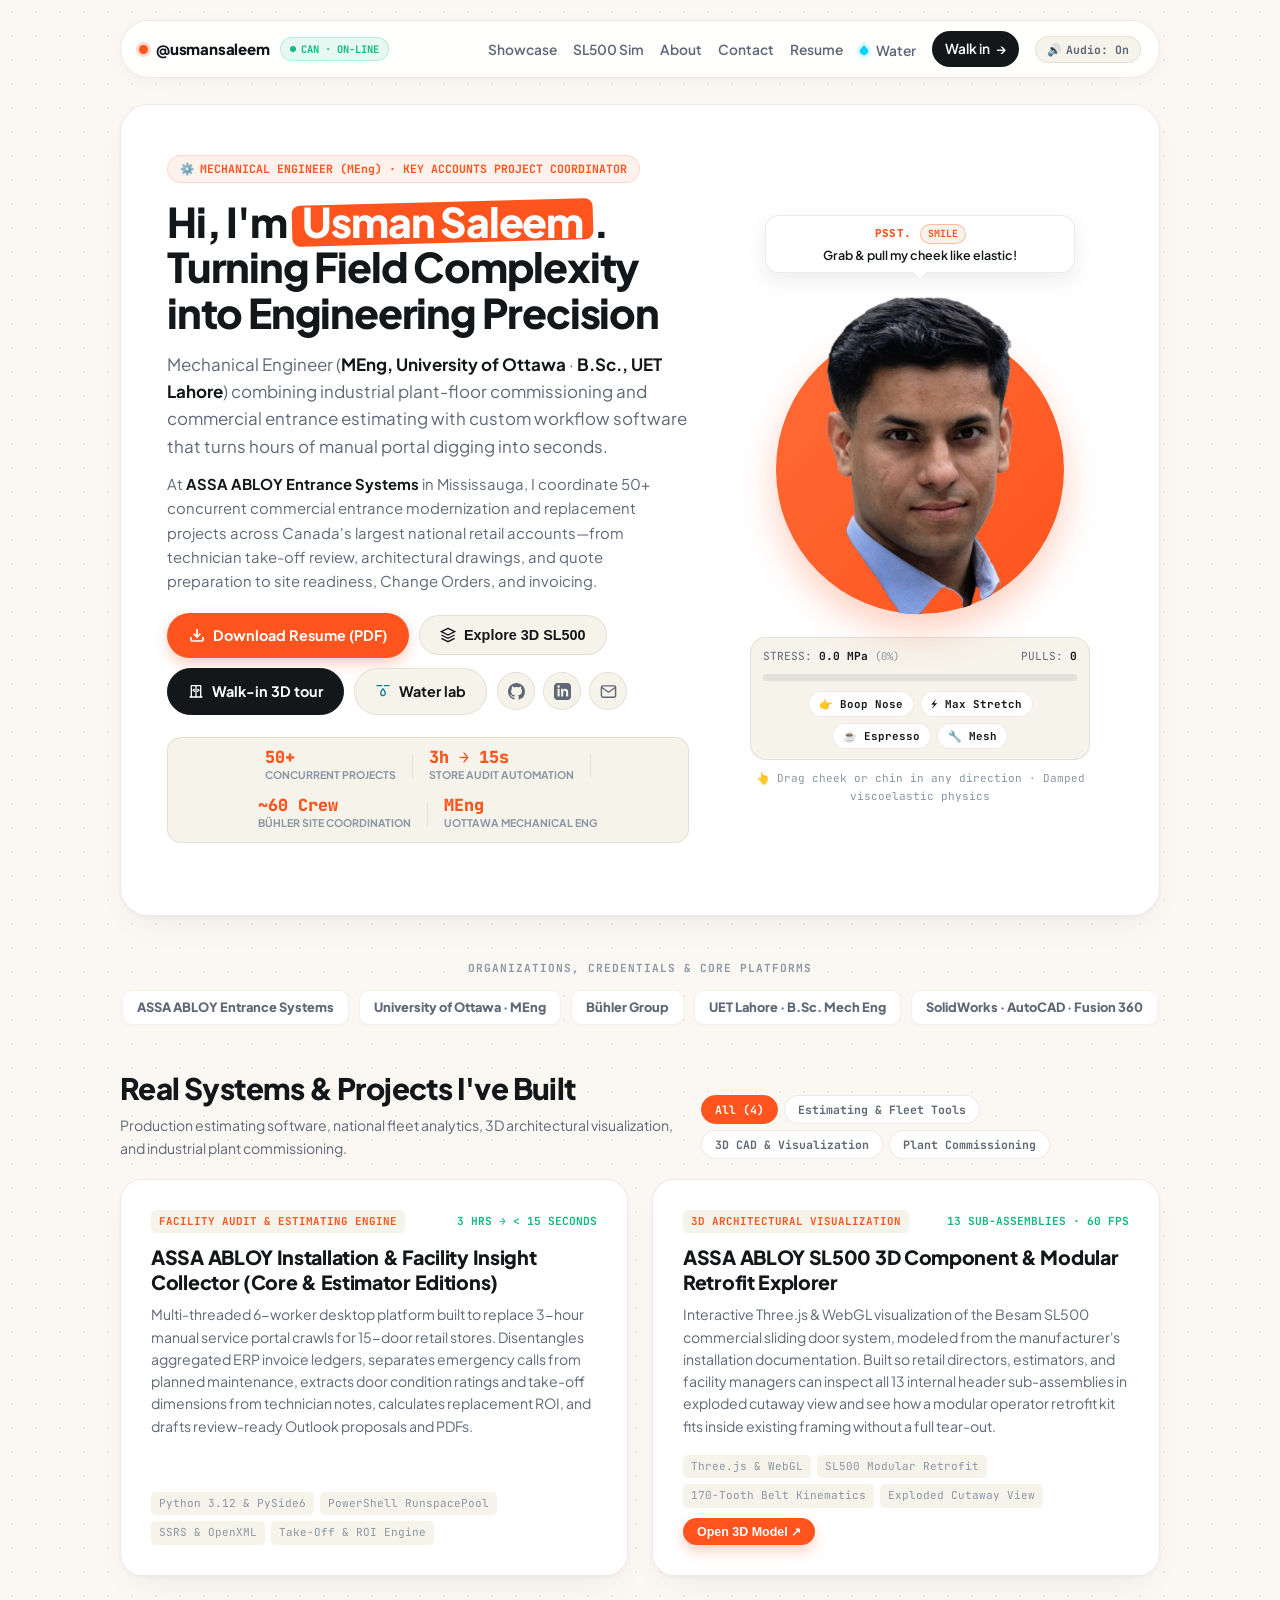
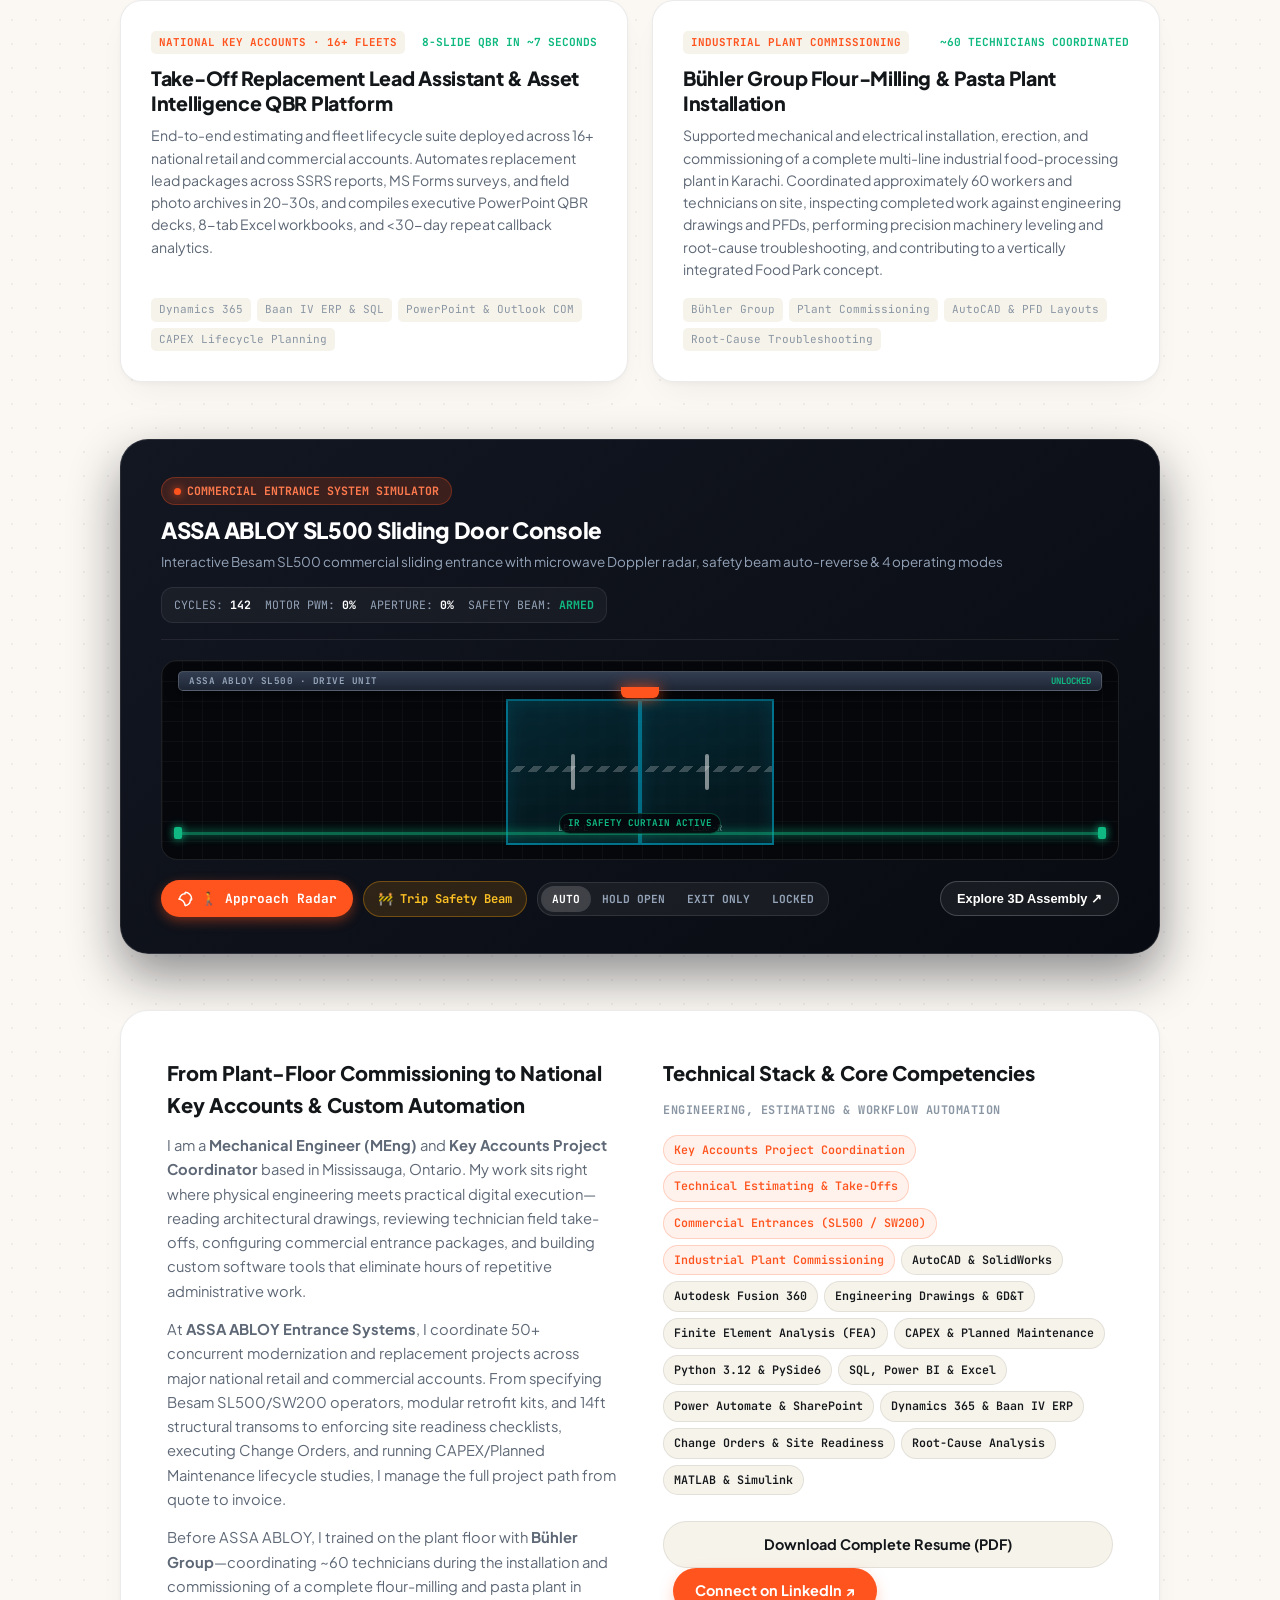
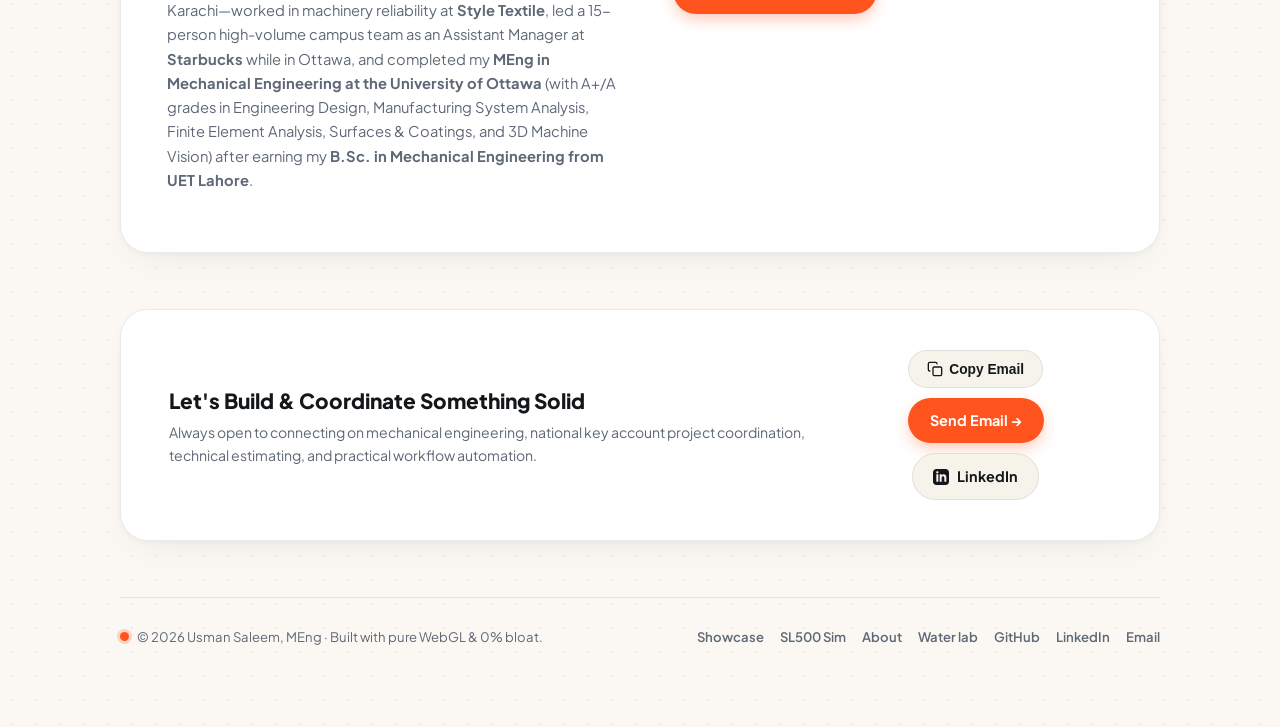
<file: index.html>
<!DOCTYPE html>
<html lang="en">
<head>
  <meta charset="UTF-8">
  <meta name="viewport" content="width=device-width, initial-scale=1.0">
  <meta name="description" content="Usman Saleem, MEng — Mechanical Engineer & Key Accounts Project Coordinator at ASSA ABLOY Entrance Systems. Interactive 3D engineering portfolio.">
  <meta name="author" content="Usman Saleem">
  <meta name="theme-color" content="#ff541e">
<link rel="canonical" href="https://usmansaleem.me/">
<meta property="og:type" content="website">
<meta property="og:site_name" content="Usman Saleem, MEng">
<meta property="og:url" content="https://usmansaleem.me/">
<meta property="og:title" content="Usman Saleem, MEng | Mechanical Engineer &amp; Key Accounts Project Coordinator">
<meta property="og:description" content="Mechanical engineer coordinating 50+ concurrent commercial entrance projects, and building the tools that automate the work. Interactive engineering portfolio.">
<meta property="og:image" content="https://usmansaleem.me/assets/og-image.jpg">
<meta property="og:image:width" content="1200">
<meta property="og:image:height" content="630">
<meta property="og:image:alt" content="Usman Saleem, MEng. Mechanical Engineer and Key Accounts Project Coordinator.">
<meta name="twitter:card" content="summary_large_image">
<meta name="twitter:title" content="Usman Saleem, MEng | Mechanical Engineer &amp; Key Accounts Project Coordinator">
<meta name="twitter:description" content="Mechanical engineer coordinating 50+ concurrent commercial entrance projects, and building the tools that automate the work.">
<meta name="twitter:image" content="https://usmansaleem.me/assets/og-image.jpg">
  <title>Usman Saleem, MEng | Mechanical Engineer &amp; Key Accounts Project Coordinator</title>

  <!-- Google Fonts: Plus Jakarta Sans, Inter, JetBrains Mono -->
  <link rel="preconnect" href="https://fonts.googleapis.com">
  <link rel="preconnect" href="https://fonts.gstatic.com" crossorigin>
  <link href="https://fonts.googleapis.com/css2?family=Inter:wght@400;500;600;700&family=JetBrains+Mono:wght@500;600;700;800&family=Plus+Jakarta+Sans:wght@600;700;800;900&display=swap" rel="stylesheet">

  <!-- Core Stylesheets -->
  <link rel="stylesheet" href="css/face.css">
  <link rel="stylesheet" href="css/style.css">

  <!-- Favicon Monogram -->
  <link rel="icon" type="image/svg+xml" href="data:image/svg+xml,<svg xmlns='http://www.w3.org/2000/svg' viewBox='0 0 100 100'><rect width='100' height='100' rx='24' fill='%23ff541e'/><text x='50' y='66' font-size='48' font-family='sans-serif' font-weight='900' fill='%23ffffff' text-anchor='middle'>US</text></svg>">
  <script type="application/ld+json">
  {"@context": "https://schema.org", "@type": "Person", "name": "Usman Saleem", "honorificSuffix": "MEng", "jobTitle": "Key Accounts Project Coordinator", "worksFor": {"@type": "Organization", "name": "ASSA ABLOY Entrance Systems"}, "alumniOf": [{"@type": "CollegeOrUniversity", "name": "University of Ottawa"}, {"@type": "CollegeOrUniversity", "name": "University of Engineering and Technology, Lahore"}], "address": {"@type": "PostalAddress", "addressLocality": "Mississauga", "addressRegion": "ON", "addressCountry": "CA"}, "url": "https://usmansaleem.me/", "image": "https://usmansaleem.me/assets/og-image.jpg", "sameAs": ["https://www.linkedin.com/in/usmansal", "https://github.com/UxmanX"], "knowsAbout": ["Mechanical engineering", "Project coordination", "Automatic entrance systems", "Plant installation and commissioning", "Workflow automation"]}
  </script>
</head>
<body>

  <div class="page-wrapper">

    <!-- ======================================================================
         Top Header Navigation (Floating Glass Pill + Live Status)
         ====================================================================== -->
    <header class="site-nav" role="banner">
      <div class="nav-brand-group">
        <a href="#" class="brand-handle" aria-label="Usman Saleem Homepage">
          <span class="handle-dot" aria-hidden="true"></span>
          <span>@usmansaleem</span>
        </a>
        <span class="status-pill" title="Available for high-impact engineering collaborations">
          <span class="status-pill-dot" aria-hidden="true"></span>
          CAN · ON-LINE
        </span>
      </div>

      <nav aria-label="Primary Navigation">
        <ul class="nav-links" id="primary-nav-links">
          <li><a href="#showcase" class="nav-link">Showcase</a></li>
          <li><a href="#simulator" class="nav-link">SL500 Sim</a></li>
          <li><a href="#about" class="nav-link">About</a></li>
          <li><a href="#contact" class="nav-link">Contact</a></li>
          <li><a href="assets/Usman_Saleem_MEng_Resume.pdf" download="Usman_Saleem_MEng_Resume.pdf" class="nav-link">Resume</a></li>
          <li><a href="water/" class="nav-link nav-water"><span class="nav-water-drop" aria-hidden="true"></span>Water</a></li>
          <li><a href="walk-in/" class="nav-link nav-walkin">Walk in <span aria-hidden="true">→</span></a></li>
          <li>
            <button id="sound-toggle" class="audio-toggle-btn" type="button" aria-pressed="true" title="Toggle rubber toy &amp; mechanical sound effects">
              <span class="sound-icon" aria-hidden="true">🔊</span>
              <span class="sound-label">Audio: On</span>
            </button>
          </li>
        </ul>
        <button type="button" class="nav-menu-btn" aria-expanded="false" aria-controls="primary-nav-links" aria-label="Open menu">
          <span class="nav-menu-icon" aria-hidden="true"></span>
        </button>
      </nav>
    </header>

    <!-- ======================================================================
         Hero Section (The Viral Elastic Face & Editorial Intro)
         ====================================================================== -->
    <main role="main">
      <section class="hero-card" aria-label="Introduction">

                <!-- Left Column: Copy & CTAs -->
        <div class="hero-content">
          <div class="hero-tag">
            <span aria-hidden="true">⚙️</span> MECHANICAL ENGINEER (MEng) · KEY ACCOUNTS PROJECT COORDINATOR
          </div>

          <h1 class="hero-title">
            Hi, I'm <span class="highlight-name">Usman Saleem</span>.<br>
            Turning Field Complexity into Engineering Precision
          </h1>

          <p class="hero-bio">
            Mechanical Engineer (<strong>MEng, University of Ottawa</strong> · <strong>B.Sc., UET Lahore</strong>) combining industrial plant-floor commissioning and commercial entrance estimating with custom workflow software that turns hours of manual portal digging into seconds.
          </p>

          <p class="hero-bio hero-bio-secondary">
            At <strong>ASSA ABLOY Entrance Systems</strong> in Mississauga, I coordinate 50+ concurrent commercial entrance modernization and replacement projects across Canada's largest national retail accounts—from technician take-off review, architectural drawings, and quote preparation to site readiness, Change Orders, and invoicing.
          </p>

          <!-- Quick Engineering Stats Row -->
          <div class="hero-mini-stats" aria-label="Key Engineering Metrics">
            <div class="mini-stat">
              <span class="mini-stat-val">50+</span>
              <span class="mini-stat-lbl">Concurrent Projects</span>
            </div>
            <div class="mini-stat-divider" aria-hidden="true"></div>
            <div class="mini-stat">
              <span class="mini-stat-val">3h → 15s</span>
              <span class="mini-stat-lbl">Store Audit Automation</span>
            </div>
            <div class="mini-stat-divider" aria-hidden="true"></div>
            <div class="mini-stat">
              <span class="mini-stat-val">~60 Crew</span>
              <span class="mini-stat-lbl">Bühler Site Coordination</span>
            </div>
            <div class="mini-stat-divider" aria-hidden="true"></div>
            <div class="mini-stat">
              <span class="mini-stat-val">MEng</span>
              <span class="mini-stat-lbl">uOttawa Mechanical Eng</span>
            </div>
          </div>


          <div class="hero-actions">
            <a href="assets/Usman_Saleem_MEng_Resume.pdf" download="Usman_Saleem_MEng_Resume.pdf" class="btn-primary">
              <svg viewBox="0 0 24 24" width="16" height="16" fill="none" stroke="currentColor" stroke-width="2.5" aria-hidden="true">
                <path d="M21 15v4a2 2 0 0 1-2 2H5a2 2 0 0 1-2-2v-4"></path>
                <polyline points="7 10 12 15 17 10"></polyline>
                <line x1="12" y1="15" x2="12" y2="3"></line>
              </svg>
              Download Resume (PDF)
            </a>

            <button type="button" class="btn-secondary open-cad-btn" command="show-modal" commandfor="cad-dialog">
              <svg viewBox="0 0 24 24" width="16" height="16" fill="none" stroke="currentColor" stroke-width="2" aria-hidden="true">
                <path d="M12 2L2 7l10 5 10-5-10-5zM2 17l10 5 10-5M2 12l10 5 10-5"></path>
              </svg>
              Explore 3D SL500
            </button>

            <a href="walk-in/" class="btn-secondary btn-walkin">
              <svg viewBox="0 0 24 24" width="16" height="16" fill="none" stroke="currentColor" stroke-width="2" stroke-linecap="round" stroke-linejoin="round" aria-hidden="true">
                <path d="M3 21h18"></path><path d="M5 21V4h14v17"></path><path d="M12 4v17"></path><path d="M9.5 9.5 7.5 11l2 1.5"></path><path d="M14.5 9.5l2 1.5-2 1.5"></path>
              </svg>
              Walk-in 3D tour
            </a>

            <a href="water/" class="btn-secondary btn-water">
              <svg viewBox="0 0 24 24" width="16" height="16" fill="none" stroke="currentColor" stroke-width="2" stroke-linecap="round" stroke-linejoin="round" aria-hidden="true">
                <path d="M3 4h7M14 4h7"></path><path d="M12 8.5c-2.3 3-3.5 5.1-3.5 6.8a3.5 3.5 0 0 0 7 0c0-1.7-1.2-3.8-3.5-6.8z"></path>
              </svg>
              Water lab
            </a>

            <div class="social-pills">
              <a href="https://github.com/UxmanX" target="_blank" rel="noopener" class="social-pill" title="GitHub (@UxmanX)" aria-label="GitHub">
                <svg viewBox="0 0 24 24" width="17" height="17" fill="currentColor" aria-hidden="true">
                  <path d="M12 0C5.37 0 0 5.37 0 12c0 5.31 3.435 9.795 8.205 11.385.6.105.825-.255.825-.57 0-.285-.015-1.23-.015-2.235-3.015.555-3.795-.735-4.035-1.41-.135-.345-.72-1.41-1.23-1.695-.42-.225-1.02-.78-.015-.795.945-.015 1.62.87 1.845 1.23 1.08 1.815 2.805 1.305 3.495.99.105-.78.42-1.305.765-1.605-2.67-.3-5.46-1.335-5.46-5.925 0-1.305.465-2.385 1.23-3.225-.12-.3-.54-1.53.12-3.18 0 0 1.005-.315 3.3 1.23.96-.27 1.98-.405 3-.405s2.04.135 3 .405c2.295-1.56 3.3-1.23 3.3-1.23.66 1.65.24 2.88.12 3.18.765.84 1.23 1.905 1.23 3.225 0 4.605-2.805 5.625-5.475 5.925.435.375.81 1.095.81 2.22 0 1.605-.015 2.895-.015 3.3 0 .315.225.69.825.57A12.02 12.02 0 0024 12c0-6.63-5.37-12-12-12z"/>
                </svg>
              </a>

                            <a href="https://www.linkedin.com/in/usmansal" target="_blank" rel="noopener" class="social-pill" title="LinkedIn (usmansal)" aria-label="LinkedIn">
                <svg viewBox="0 0 24 24" width="17" height="17" fill="currentColor" aria-hidden="true">
                  <path d="M19 0h-14c-2.761 0-5 2.239-5 5v14c0 2.761 2.239 5 5 5h14c2.762 0 5-2.239 5-5v-14c0-2.761-2.238-5-5-5zm-11 19h-3v-11h3v11zm-1.5-12.268c-.966 0-1.75-.79-1.75-1.764s.784-1.764 1.75-1.764 1.75.79 1.75 1.764-.783 1.764-1.75 1.764zm13.5 12.268h-3v-5.604c0-3.368-4-3.113-4 0v5.604h-3v-11h3v1.765c1.396-2.586 7-2.777 7 2.476v6.759z"/>
                </svg>
              </a>

              <a href="mailto:usman.saleem@uottawa.ca" class="social-pill" title="Email Usman" aria-label="Email Usman">
                <svg viewBox="0 0 24 24" width="17" height="17" fill="none" stroke="currentColor" stroke-width="2" aria-hidden="true">
                  <path d="M4 4h16c1.1 0 2 .9 2 2v12c0 1.1-.9 2-2 2H4c-1.1 0-2-.9-2-2V6c0-1.1.9-2 2-2z"></path>
                  <polyline points="22,6 12,13 2,6"></polyline>
                </svg>
              </a>
            </div>
          </div>
        </div>

        <!-- Right Column: Interactive Elastic Face (Plushie) -->
        <div class="hero-stage">
          <!-- Speech reaction bubble positioned cleanly ABOVE the face -->
          <div id="hero-bubble" class="hero-bubble" aria-live="polite">
            <div class="hero-bubble-top">
              <span id="hero-bubble-kicker" class="hero-bubble-kicker">PSST.</span>
              <span id="face-state-pill" class="face-state-pill">SMILE</span>
            </div>
            <span id="hero-bubble-text" class="hero-bubble-text">Grab &amp; pull my cheek like elastic!</span>
          </div>

          <div class="plush-container">

            <!-- The WebGL Plush Element -->
            <div class="plush" id="usman-plush" data-frame="circle">
              <div class="plush-frame"></div>
              <!-- Fallback photo shown until WebGL initializes or if unavailable -->
              <img src="assets/usman_smile.webp" alt="Usman Saleem, MEng" draggable="false" crossorigin="anonymous" decoding="async" style="display: none;">
              <canvas role="img" aria-label="Interactive 3D elastic face of Usman Saleem"></canvas>
              <button type="button" class="plush-hit" aria-label="Grab, poke, or stretch Usman's face"></button>

              <!-- Idle Act Prop: Phantom Hand / Touch Tip -->
              <svg class="plush-ghost" id="plush-ghost" viewBox="0 0 32 32" aria-hidden="true">
                <path class="open" d="M14 4a2 2 0 0 1 4 0v8h1.5a2 2 0 0 1 2 2v1h1.5a2 2 0 0 1 2 2v5.5a7.5 7.5 0 0 1-7.5 7.5h-3A7.5 7.5 0 0 1 7 22.5V16a2 2 0 0 1 4 0v3h1V7a2 2 0 0 1 2-2V4z"/>
                <path class="grab" d="M9 14a2 2 0 0 1 3.5-1.3A2 2 0 0 1 16 12a2 2 0 0 1 3.5 1 2 2 0 0 1 3.5 1.5v6a7.5 7.5 0 0 1-7.5 7.5h-2A6.5 6.5 0 0 1 7 21.5v-5A2.5 2.5 0 0 1 9 14z"/>
                <circle class="tip" cx="16" cy="16" r="10"/>
              </svg>

              <!-- Idle Act Prop: Buzzing Fly -->
              <svg class="plush-fly" id="plush-fly" viewBox="0 0 32 32" aria-hidden="true">
                <ellipse class="wing left" cx="11" cy="12" rx="6" ry="3.4"/>
                <ellipse class="wing right" cx="21" cy="12" rx="6" ry="3.4"/>
                <ellipse class="body" cx="16" cy="16.5" rx="3.8" ry="5.2"/>
                <circle class="eye" cx="14.4" cy="12.5" r="1.3"/>
                <circle class="eye" cx="17.6" cy="12.5" r="1.3"/>
              </svg>
            </div>

          </div>

                    <!-- Live Viscoelastic Strain Gauge Deck -->
          <div class="face-telemetry-deck" aria-label="Viscoelastic Face Telemetry">
            <div class="strain-meter-header">
              <span>STRESS: <strong id="strain-val">0.0 MPa</strong> <em id="strain-pct" class="strain-pct">(0%)</em></span>
              <span>PULLS: <strong id="pull-count">0</strong></span>
            </div>
            <div class="strain-meter-bar" role="progressbar" aria-label="Tensile Stress MPa" aria-valuemin="0" aria-valuemax="12.4" aria-valuenow="0">
              <div id="strain-fill" class="strain-meter-fill"></div>
            </div>
            <div class="face-triggers-row">
              <button type="button" id="btn-boop" class="face-trigger-btn" title="Poke nose sensor">&#128073; Boop Nose</button>
              <button type="button" id="btn-max-stretch" class="face-trigger-btn" title="Execute 12.4 MPa max stretch">&#9889; Max Stretch</button>
              <button type="button" id="btn-espresso" class="face-trigger-btn" title="Inject double espresso overclock">&#9749; Espresso</button>
              <button type="button" id="btn-wireframe" class="face-trigger-btn" aria-pressed="false" title="Toggle 72x72 WebGL continuum mesh">&#128295; Mesh</button>
            </div>
          </div>

          <div class="hero-subhint">
            <span aria-hidden="true">&#128070;</span> Drag cheek or chin in any direction &middot; Damped viscoelastic physics
          </div>
        </div>

      </section>

      <!-- ======================================================================
           Featured Badges: Systems & Frameworks
           ====================================================================== -->
            <section class="featured-strip" aria-label="Organizations and Frameworks">
        <div class="featured-label">ORGANIZATIONS, CREDENTIALS &amp; CORE PLATFORMS</div>
        <div class="featured-logos">
          <div class="featured-logo-item">ASSA ABLOY Entrance Systems</div>
          <div class="featured-logo-item">University of Ottawa · MEng</div>
          <div class="featured-logo-item">Bühler Group</div>
          <div class="featured-logo-item">UET Lahore · B.Sc. Mech Eng</div>
          <div class="featured-logo-item">SolidWorks · AutoCAD · Fusion 360</div>
        </div>
      </section>

      <!-- ======================================================================
           Showcase: Featured Projects with Category Filter Tabs
           ====================================================================== -->
            <section id="showcase" aria-labelledby="showcase-heading">
        <div class="section-head">
          <div>
            <h2 id="showcase-heading" class="section-title">Real Systems &amp; Projects I've Built</h2>
            <p class="section-subtitle">Production estimating software, national fleet analytics, 3D architectural visualization, and industrial plant commissioning.</p>
          </div>
          <div class="filter-pills-row" role="tablist" aria-label="Project Categories">
            <button type="button" class="filter-pill active" data-filter="all" role="tab" aria-selected="true">All (4)</button>
            <button type="button" class="filter-pill" data-filter="automation" role="tab" aria-selected="false">Estimating &amp; Fleet Tools</button>
            <button type="button" class="filter-pill" data-filter="cad" role="tab" aria-selected="false">3D CAD &amp; Visualization</button>
            <button type="button" class="filter-pill" data-filter="commissioning" role="tab" aria-selected="false">Plant Commissioning</button>
          </div>
        </div>

        <div class="projects-grid">

          <!-- Project 1: Insight Collector -->
          <article class="project-card" data-category="automation">
            <div>
              <div class="project-meta">
                <span class="project-badge">FACILITY AUDIT &amp; ESTIMATING ENGINE</span>
                <span class="project-metric">3 HRS → &lt; 15 SECONDS</span>
              </div>
              <h3 class="project-title">
                ASSA ABLOY Installation &amp; Facility Insight Collector (Core &amp; Estimator Editions)
              </h3>
              <p class="project-desc">
                Multi-threaded 6-worker desktop platform built to replace 3-hour manual service portal crawls for 15-door retail stores. Disentangles aggregated ERP invoice ledgers, separates emergency calls from planned maintenance, extracts door condition ratings and take-off dimensions from technician notes, calculates replacement ROI, and drafts review-ready Outlook proposals and PDFs.
              </p>
            </div>
            <div class="project-footer">
              <div class="project-tags">
                <span class="project-tag">Python 3.12 &amp; PySide6</span>
                <span class="project-tag">PowerShell RunspacePool</span>
                <span class="project-tag">SSRS &amp; OpenXML</span>
                <span class="project-tag">Take-Off &amp; ROI Engine</span>
              </div>
            </div>
          </article>

          <!-- Project 2: SL500 3D Explorer -->
          <article class="project-card" data-category="cad">
            <div>
              <div class="project-meta">
                <span class="project-badge">3D ARCHITECTURAL VISUALIZATION</span>
                <span class="project-metric">13 SUB-ASSEMBLIES · 60 FPS</span>
              </div>
              <h3 class="project-title">
                <a href="#simulator" class="card-link">ASSA ABLOY SL500 3D Component &amp; Modular Retrofit Explorer</a>
              </h3>
              <p class="project-desc">
                Interactive Three.js &amp; WebGL visualization of the Besam SL500 commercial sliding door system, modeled from the manufacturer's installation documentation. Built so retail directors, estimators, and facility managers can inspect all 13 internal header sub-assemblies in exploded cutaway view and see how a modular operator retrofit kit fits inside existing framing without a full tear-out.
              </p>
            </div>
            <div class="project-footer">
              <div class="project-tags">
                <span class="project-tag">Three.js &amp; WebGL</span>
                <span class="project-tag">SL500 Modular Retrofit</span>
                <span class="project-tag">170-Tooth Belt Kinematics</span>
                <span class="project-tag">Exploded Cutaway View</span>
              </div>
              <button type="button" class="btn-primary open-cad-btn project-cad-btn" command="show-modal" commandfor="cad-dialog">
                Open 3D Model ↗
              </button>
            </div>
          </article>

          <!-- Project 3: Take-Off Assistant & Asset Intelligence QBR Suite -->
          <article class="project-card" data-category="automation">
            <div>
              <div class="project-meta">
                <span class="project-badge">NATIONAL KEY ACCOUNTS · 16+ FLEETS</span>
                <span class="project-metric">8-SLIDE QBR IN ~7 SECONDS</span>
              </div>
              <h3 class="project-title">
                Take-Off Replacement Lead Assistant &amp; Asset Intelligence QBR Platform
              </h3>
              <p class="project-desc">
                End-to-end estimating and fleet lifecycle suite deployed across 16+ national retail and commercial accounts. Automates replacement lead packages across SSRS reports, MS Forms surveys, and field photo archives in 20–30s, and compiles executive PowerPoint QBR decks, 8-tab Excel workbooks, and &lt;30-day repeat callback analytics.
              </p>
            </div>
            <div class="project-footer">
              <div class="project-tags">
                <span class="project-tag">Dynamics 365</span>
                <span class="project-tag">Baan IV ERP &amp; SQL</span>
                <span class="project-tag">PowerPoint &amp; Outlook COM</span>
                <span class="project-tag">CAPEX Lifecycle Planning</span>
              </div>
            </div>
          </article>

          <!-- Project 4: Bühler Group Industrial Commissioning -->
          <article class="project-card" data-category="commissioning">
            <div>
              <div class="project-meta">
                <span class="project-badge">INDUSTRIAL PLANT COMMISSIONING</span>
                <span class="project-metric">~60 TECHNICIANS COORDINATED</span>
              </div>
              <h3 class="project-title">
                Bühler Group Flour-Milling &amp; Pasta Plant Installation
              </h3>
              <p class="project-desc">
                Supported mechanical and electrical installation, erection, and commissioning of a complete multi-line industrial food-processing plant in Karachi. Coordinated approximately 60 workers and technicians on site, inspecting completed work against engineering drawings and PFDs, performing precision machinery leveling and root-cause troubleshooting, and contributing to a vertically integrated Food Park concept.
              </p>
            </div>
            <div class="project-footer">
              <div class="project-tags">
                <span class="project-tag">Bühler Group</span>
                <span class="project-tag">Plant Commissioning</span>
                <span class="project-tag">AutoCAD &amp; PFD Layouts</span>
                <span class="project-tag">Root-Cause Troubleshooting</span>
              </div>
            </div>
          </article>

        </div>
      </section>

      <!-- ======================================================================
           Playable Hardware Widget: ASSA ABLOY SL500 Sliding Door Console
           ====================================================================== -->
      <section id="simulator" class="sl500-simulator-card" aria-label="ASSA ABLOY SL500 Door Simulator">
        <div class="simulator-header">
          <div class="sim-title-group">
            <div class="hero-tag sim-kicker-tag">
              <span class="sim-live-dot" aria-hidden="true"></span>
              COMMERCIAL ENTRANCE SYSTEM SIMULATOR
            </div>
            <h3>ASSA ABLOY SL500 Sliding Door Console</h3>
            <p>Interactive Besam SL500 commercial sliding entrance with microwave Doppler radar, safety beam auto-reverse &amp; 4 operating modes</p>
          </div>
          <div class="sim-telemetry-readout" aria-live="polite">
            <div class="sim-telemetry-item">CYCLES: <strong id="sim-cycles">142</strong></div>
            <div class="sim-telemetry-item">MOTOR PWM: <strong id="sim-pwm">0%</strong></div>
            <div class="sim-telemetry-item">APERTURE: <strong id="sim-aperture">0%</strong></div>
            <div class="sim-telemetry-item">SAFETY BEAM: <strong id="sim-beam" class="beam-status-armed">ARMED</strong></div>
          </div>
        </div>

        <!-- Animated Door Viewport Stage -->
        <div id="door-stage" class="door-viewport-stage" role="region" aria-label="Interactive Sliding Door Viewport">
          <!-- Architectural Background Grid & Threshold Markings -->
          <div class="door-stage-grid" aria-hidden="true"></div>

          <!-- Overhead SL500 Extruded Aluminum Header Track -->
          <div class="door-track-beam">
            <span class="track-model-label">ASSA ABLOY SL500 · DRIVE UNIT</span>
            <div class="track-belt- carriage-indicator" id="sim-drive-led"></div>
            <span class="track-lock-badge" id="sim-lock-badge">UNLOCKED</span>
          </div>

          <!-- Microwave Doppler Radar Sensor + Emitted Wave Rings -->
          <div id="door-radar" class="door-radar-sensor" title="Microwave Doppler Motion Sensor">
            <span class="radar-wave wave-1"></span>
            <span class="radar-wave wave-2"></span>
            <span class="radar-wave wave-3"></span>
          </div>

          <!-- Dual Sliding Glass Leaves -->
          <div class="door-leaf-container">
            <div class="door-leaf left">
              <div class="door-safety-stripe"></div>
              <div class="door-handle-decal"></div>
              <span class="leaf-code">LEAF-L</span>
            </div>
            <div class="door-leaf right">
              <div class="door-safety-stripe"></div>
              <div class="door-handle-decal"></div>
              <span class="leaf-code">LEAF-R</span>
            </div>
          </div>

          <!-- Interactive Photocell Emitter/Receiver & Laser Beam -->
          <div class="photocell-node left" aria-hidden="true" title="Photocell Emitter"></div>
          <div class="photocell-node right" aria-hidden="true" title="Photocell Receiver"></div>
          <div id="photocell-beam" class="photocell-beam" title="Click to test photocell obstruction auto-reverse">
            <span class="photocell-label" id="sim-stage-banner">IR SAFETY CURTAIN ACTIVE</span>
          </div>
        </div>

        <!-- Console Control Row -->
        <div class="simulator-console-row">
          <div class="sim-actions-group">
            <button type="button" id="btn-trigger-radar" class="sim-btn-trigger">
              <svg viewBox="0 0 24 24" width="16" height="16" fill="none" stroke="currentColor" stroke-width="2.2" aria-hidden="true">
                <path d="M2 12h2a8 8 0 0 1 8-8V2M2 12a10 10 0 0 1 10 10v-2M12 2a10 10 0 0 1 10 10h-2M12 22a8 8 0 0 0 8-8h2"></path>
              </svg>
              <span>🚶 Approach Radar</span>
            </button>

            <button type="button" id="btn-trip-beam" class="sim-btn-obstruction" title="Simulate pedestrian or cart obstructing the doorway">
              <span>🚧 Trip Safety Beam</span>
            </button>

            <div class="sim-mode-group" role="radiogroup" aria-label="Door Operating Modes">
              <button type="button" class="sim-mode-btn active" data-mode="AUTO" role="radio" aria-checked="true">AUTO</button>
              <button type="button" class="sim-mode-btn" data-mode="HOLD" role="radio" aria-checked="false">HOLD OPEN</button>
              <button type="button" class="sim-mode-btn" data-mode="EXIT" role="radio" aria-checked="false">EXIT ONLY</button>
              <button type="button" class="sim-mode-btn" data-mode="LOCK" role="radio" aria-checked="false">LOCKED</button>
            </div>
          </div>

          <button type="button" class="btn-secondary open-cad-btn sim-cad-launch-btn" command="show-modal" commandfor="cad-dialog">
            Explore 3D Assembly ↗
          </button>
        </div>
      </section>

      <!-- ======================================================================
           About & Technical Arsenal
           ====================================================================== -->
                  <section id="about" class="about-card" aria-label="About Usman Saleem">
        <div class="about-col">
          <h3>From Plant-Floor Commissioning to National Key Accounts &amp; Custom Automation</h3>
          <p>
            I am a <strong>Mechanical Engineer (MEng)</strong> and <strong>Key Accounts Project Coordinator</strong> based in Mississauga, Ontario. My work sits right where physical engineering meets practical digital execution—reading architectural drawings, reviewing technician field take-offs, configuring commercial entrance packages, and building custom software tools that eliminate hours of repetitive administrative work.
          </p>
          <p>
            At <strong>ASSA ABLOY Entrance Systems</strong>, I coordinate 50+ concurrent modernization and replacement projects across major national retail and commercial accounts. From specifying Besam SL500/SW200 operators, modular retrofit kits, and 14ft structural transoms to enforcing site readiness checklists, executing Change Orders, and running CAPEX/Planned Maintenance lifecycle studies, I manage the full project path from quote to invoice.
          </p>
          <p>
            Before ASSA ABLOY, I trained on the plant floor with <strong>Bühler Group</strong>—coordinating ~60 technicians during the installation and commissioning of a complete flour-milling and pasta plant in Karachi—worked in machinery reliability at <strong>Style Textile</strong>, led a 15-person high-volume campus team as an Assistant Manager at <strong>Starbucks</strong> while in Ottawa, and completed my <strong>MEng in Mechanical Engineering at the University of Ottawa</strong> (with A+/A grades in Engineering Design, Manufacturing System Analysis, Finite Element Analysis, Surfaces &amp; Coatings, and 3D Machine Vision) after earning my <strong>B.Sc. in Mechanical Engineering from UET Lahore</strong>.
          </p>
        </div>

        <div class="about-col">
          <h3>Technical Stack &amp; Core Competencies</h3>
          <p class="about-kicker">ENGINEERING, ESTIMATING &amp; WORKFLOW AUTOMATION</p>

          <div class="skills-cloud">
            <span class="skill-pill featured">Key Accounts Project Coordination</span>
            <span class="skill-pill featured">Technical Estimating &amp; Take-Offs</span>
            <span class="skill-pill featured">Commercial Entrances (SL500 / SW200)</span>
            <span class="skill-pill featured">Industrial Plant Commissioning</span>
            <span class="skill-pill">AutoCAD &amp; SolidWorks</span>
            <span class="skill-pill">Autodesk Fusion 360</span>
            <span class="skill-pill">Engineering Drawings &amp; GD&amp;T</span>
            <span class="skill-pill">Finite Element Analysis (FEA)</span>
            <span class="skill-pill">CAPEX &amp; Planned Maintenance</span>
            <span class="skill-pill">Python 3.12 &amp; PySide6</span>
            <span class="skill-pill">SQL, Power BI &amp; Excel</span>
            <span class="skill-pill">Power Automate &amp; SharePoint</span>
            <span class="skill-pill">Dynamics 365 &amp; Baan IV ERP</span>
            <span class="skill-pill">Change Orders &amp; Site Readiness</span>
            <span class="skill-pill">Root-Cause Analysis</span>
            <span class="skill-pill">MATLAB &amp; Simulink</span>
          </div>

          <div class="about-cta-wrap">
            <a href="assets/Usman_Saleem_MEng_Resume.pdf" download="Usman_Saleem_MEng_Resume.pdf" class="btn-secondary about-resume-btn">
              Download Complete Resume (PDF)
            </a>
            <a href="https://www.linkedin.com/in/usmansal" target="_blank" rel="noopener" class="btn-primary" style="margin-left: 10px;">
              Connect on LinkedIn ↗
            </a>
          </div>
        </div>
      </section>

      <!-- ======================================================================
           Contact Section
           ====================================================================== -->
                  <section id="contact" class="contact-section" aria-label="Contact Usman Saleem">
        <div class="contact-left">
          <h3>Let's Build &amp; Coordinate Something Solid</h3>
          <p>Always open to connecting on mechanical engineering, national key account project coordination, technical estimating, and practical workflow automation.</p>
        </div>
        <div class="contact-actions">
          <button id="copy-email-btn" class="copy-email-btn" type="button" aria-label="Copy Usman's email address">
            <svg viewBox="0 0 24 24" width="16" height="16" fill="none" stroke="currentColor" stroke-width="2" aria-hidden="true">
              <rect x="9" y="9" width="13" height="13" rx="2" ry="2"></rect>
              <path d="M5 15H4a2 2 0 0 1-2-2V4a2 2 0 0 1 2-2h9a2 2 0 0 1 2 2v1"></path>
            </svg>
            <span class="btn-text">Copy Email</span>
          </button>
          <a href="mailto:usman.saleem@uottawa.ca" class="btn-primary">
            Send Email →
          </a>
          <a href="https://www.linkedin.com/in/usmansal" target="_blank" rel="noopener" class="btn-secondary" style="display: inline-flex; align-items: center; gap: 8px;">
            <svg viewBox="0 0 24 24" width="16" height="16" fill="currentColor" aria-hidden="true">
              <path d="M19 0h-14c-2.761 0-5 2.239-5 5v14c0 2.761 2.239 5 5 5h14c2.762 0 5-2.239 5-5v-14c0-2.761-2.238-5-5-5zm-11 19h-3v-11h3v11zm-1.5-12.268c-.966 0-1.75-.79-1.75-1.764s.784-1.764 1.75-1.764 1.75.79 1.75 1.764-.783 1.764-1.75 1.764zm13.5 12.268h-3v-5.604c0-3.368-4-3.113-4 0v5.604h-3v-11h3v1.765c1.396-2.586 7-2.777 7 2.476v6.759z"/>
            </svg>
            LinkedIn
          </a>
        </div>
      </section>

    </main>

    <!-- ======================================================================
         Site Footer
         ====================================================================== -->
    <footer class="site-footer" role="contentinfo">
      <div class="footer-left">
        <span class="handle-dot" aria-hidden="true"></span>
        <span class="footer-copy">© 2026 Usman Saleem, MEng · Built with pure WebGL &amp; 0% bloat.</span>
      </div>

      <ul class="footer-links">
        <li><a href="#showcase" class="footer-link">Showcase</a></li>
        <li><a href="#simulator" class="footer-link">SL500 Sim</a></li>
        <li><a href="#about" class="footer-link">About</a></li>
        <li><a href="water/" class="footer-link">Water lab</a></li>
        <li><a href="https://github.com/UxmanX" target="_blank" rel="noopener" class="footer-link">GitHub</a></li>
        <li><a href="https://www.linkedin.com/in/usmansal" target="_blank" rel="noopener" class="footer-link">LinkedIn</a></li>
        <li><a href="mailto:usman.saleem@uottawa.ca" class="footer-link">Email</a></li>
      </ul>
    </footer>

  </div>

  <!-- ======================================================================
       Native <dialog> Modal Component
       Complies with Modern Web Guidance `dialog` & `prevent-page-scroll-under-modal-dialog`
       ====================================================================== -->
  <dialog id="cad-dialog" closedby="any" aria-labelledby="cad-dialog-title">
    <div class="dialog-header">
      <h3 id="cad-dialog-title" class="dialog-title">ASSA ABLOY SL500 Automatic Door Operator — 3D CAD Explorer</h3>
      <button id="close-cad-dialog" class="dialog-close-btn" type="button" aria-label="Close dialog">✕</button>
    </div>
    <div class="dialog-body">
      <iframe id="cad-iframe" title="Interactive 3D SL500 CAD Model"></iframe>
    </div>
  </dialog>

  <!-- Scripts -->
  <script type="module" src="js/app.js"></script>
</body>
</html>
</file>
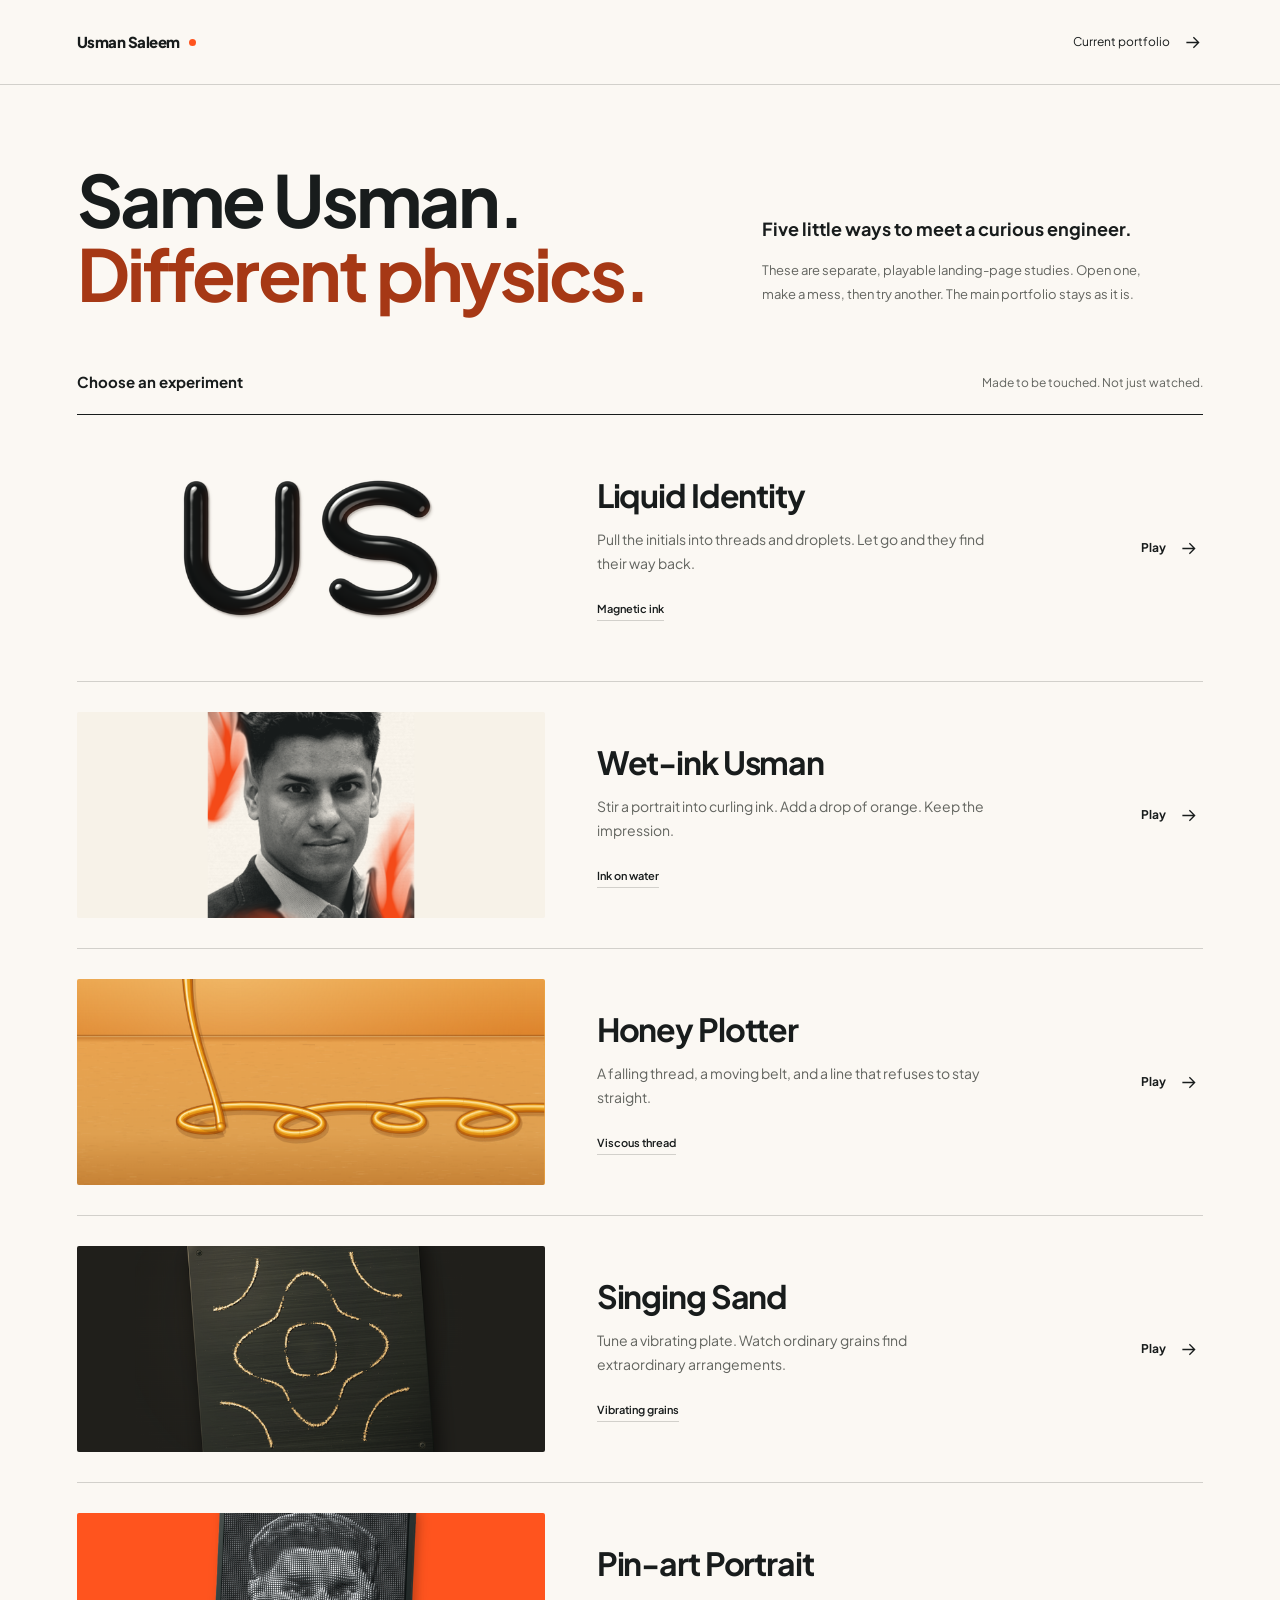
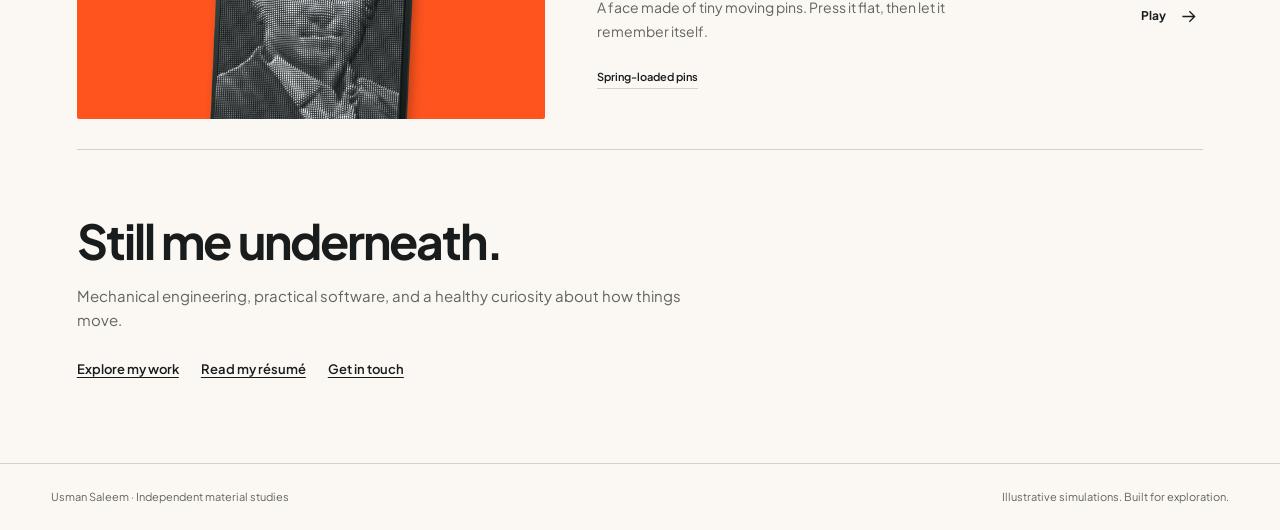
<file: experiments/index.html>
<!doctype html>
<html lang="en">
<head>
  <meta charset="utf-8">
  <meta name="viewport" content="width=device-width,initial-scale=1">
  <meta name="robots" content="noindex,nofollow">
  <meta name="description" content="Five playable landing-page studies for Usman Saleem. Different materials, the same curious engineer.">
  <meta name="theme-color" content="#fbf8f3">
  <title>Five experiments · Usman Saleem</title>
  <link rel="icon" href="data:image/svg+xml,%3Csvg xmlns='http://www.w3.org/2000/svg' viewBox='0 0 32 32'%3E%3Crect width='32' height='32' rx='7' fill='%23ff541e'/%3E%3Cpath d='M9 9v9a5 5 0 0 0 10 0V9' fill='none' stroke='%23181c1c' stroke-width='3'/%3E%3C/svg%3E">
  <link rel="preload" href="shared/plus-jakarta-latin.woff2" as="font" type="font/woff2" crossorigin>
  <link rel="stylesheet" href="shared/base.css">
  <link rel="stylesheet" href="gallery.css">
</head>
<body>
  <header class="gallery-nav">
    <a class="review-brand" href="../">Usman Saleem<span class="review-brand-dot" aria-hidden="true"></span></a>
    <a href="../">Current portfolio <svg aria-hidden="true" viewBox="0 0 24 24" fill="none" stroke="currentColor"><path d="M5 12h14m-6-6 6 6-6 6"/></svg></a>
  </header>
  <main>
    <section class="gallery-intro">
      <h1>Same Usman.<br><span>Different physics.</span></h1>
      <div class="intro-note"><p>Five little ways to meet a curious engineer.</p><p>These are separate, playable landing-page studies. Open one, make a mess, then try another. The main portfolio stays as it is.</p></div>
    </section>
    <div class="collection-heading"><h2>Choose an experiment</h2><p>Made to be touched. Not just watched.</p></div>
    <div class="experiments-list">
      <a class="experiment-row" data-experiment-link="liquid-identity" href="liquid-identity/">
        <div class="experiment-preview preview-liquid" data-preview="liquid-identity"><img src="previews/liquid-identity.png?v=material-2" width="720" height="440" alt="Glossy black US initials made of liquid" fetchpriority="high"></div>
        <div class="experiment-description"><h3>Liquid Identity</h3><p>Pull the initials into threads and droplets. Let go and they find their way back.</p><span class="material">Magnetic ink</span></div><span class="open-link">Play<svg aria-hidden="true" viewBox="0 0 24 24" fill="none" stroke="currentColor"><path d="M5 12h14m-6-6 6 6-6 6"/></svg></span>
      </a>
      <a class="experiment-row" data-experiment-link="wet-ink" href="wet-ink/">
        <div class="experiment-preview preview-ink" data-preview="wet-ink"><img src="previews/wet-ink.png?v=material-2" width="720" height="440" alt="Your portrait stirred into an orange and black ink impression" loading="lazy"></div>
        <div class="experiment-description"><h3>Wet-ink Usman</h3><p>Stir a portrait into curling ink. Add a drop of orange. Keep the impression.</p><span class="material">Ink on water</span></div><span class="open-link">Play<svg aria-hidden="true" viewBox="0 0 24 24" fill="none" stroke="currentColor"><path d="M5 12h14m-6-6 6 6-6 6"/></svg></span>
      </a>
      <a class="experiment-row" data-experiment-link="honey-plotter" href="honey-plotter/">
        <div class="experiment-preview preview-honey" data-preview="honey-plotter"><img src="previews/honey-plotter.png?v=material-2" width="720" height="440" alt="A glossy honey thread looping along an amber conveyor" loading="lazy"></div>
        <div class="experiment-description"><h3>Honey Plotter</h3><p>A falling thread, a moving belt, and a line that refuses to stay straight.</p><span class="material">Viscous thread</span></div><span class="open-link">Play<svg aria-hidden="true" viewBox="0 0 24 24" fill="none" stroke="currentColor"><path d="M5 12h14m-6-6 6 6-6 6"/></svg></span>
      </a>
      <a class="experiment-row" data-experiment-link="singing-sand" href="singing-sand/">
        <div class="experiment-preview preview-sand" data-preview="singing-sand"><img src="previews/singing-sand.png?v=material-2" width="720" height="440" alt="Warm grains forming a pattern on a dark metal plate" loading="lazy"></div>
        <div class="experiment-description"><h3>Singing Sand</h3><p>Tune a vibrating plate. Watch ordinary grains find extraordinary arrangements.</p><span class="material">Vibrating grains</span></div><span class="open-link">Play<svg aria-hidden="true" viewBox="0 0 24 24" fill="none" stroke="currentColor"><path d="M5 12h14m-6-6 6 6-6 6"/></svg></span>
      </a>
      <a class="experiment-row" data-experiment-link="pin-art" href="pin-art/">
        <div class="experiment-preview preview-pins" data-preview="pin-art"><img src="previews/pin-art.png?v=material-2" width="720" height="440" alt="A metallic pin portrait against signal orange" loading="lazy"></div>
        <div class="experiment-description"><h3>Pin-art Portrait</h3><p>A face made of tiny moving pins. Press it flat, then let it remember itself.</p><span class="material">Spring-loaded pins</span></div><span class="open-link">Play<svg aria-hidden="true" viewBox="0 0 24 24" fill="none" stroke="currentColor"><path d="M5 12h14m-6-6 6 6-6 6"/></svg></span>
      </a>
    </div>
    <section class="gallery-close"><h2>Still me underneath.</h2><p>Mechanical engineering, practical software, and a healthy curiosity about how things move.</p><div class="portfolio-links"><a href="../#showcase">Explore my work</a><a href="../assets/Usman_Saleem_MEng_Resume.pdf">Read my résumé</a><a href="../#contact">Get in touch</a></div></section>
  </main>
  <footer class="site-footer"><span>Usman Saleem · Independent material studies</span><span>Illustrative simulations. Built for exploration.</span></footer>
</body>
</html>
</file>
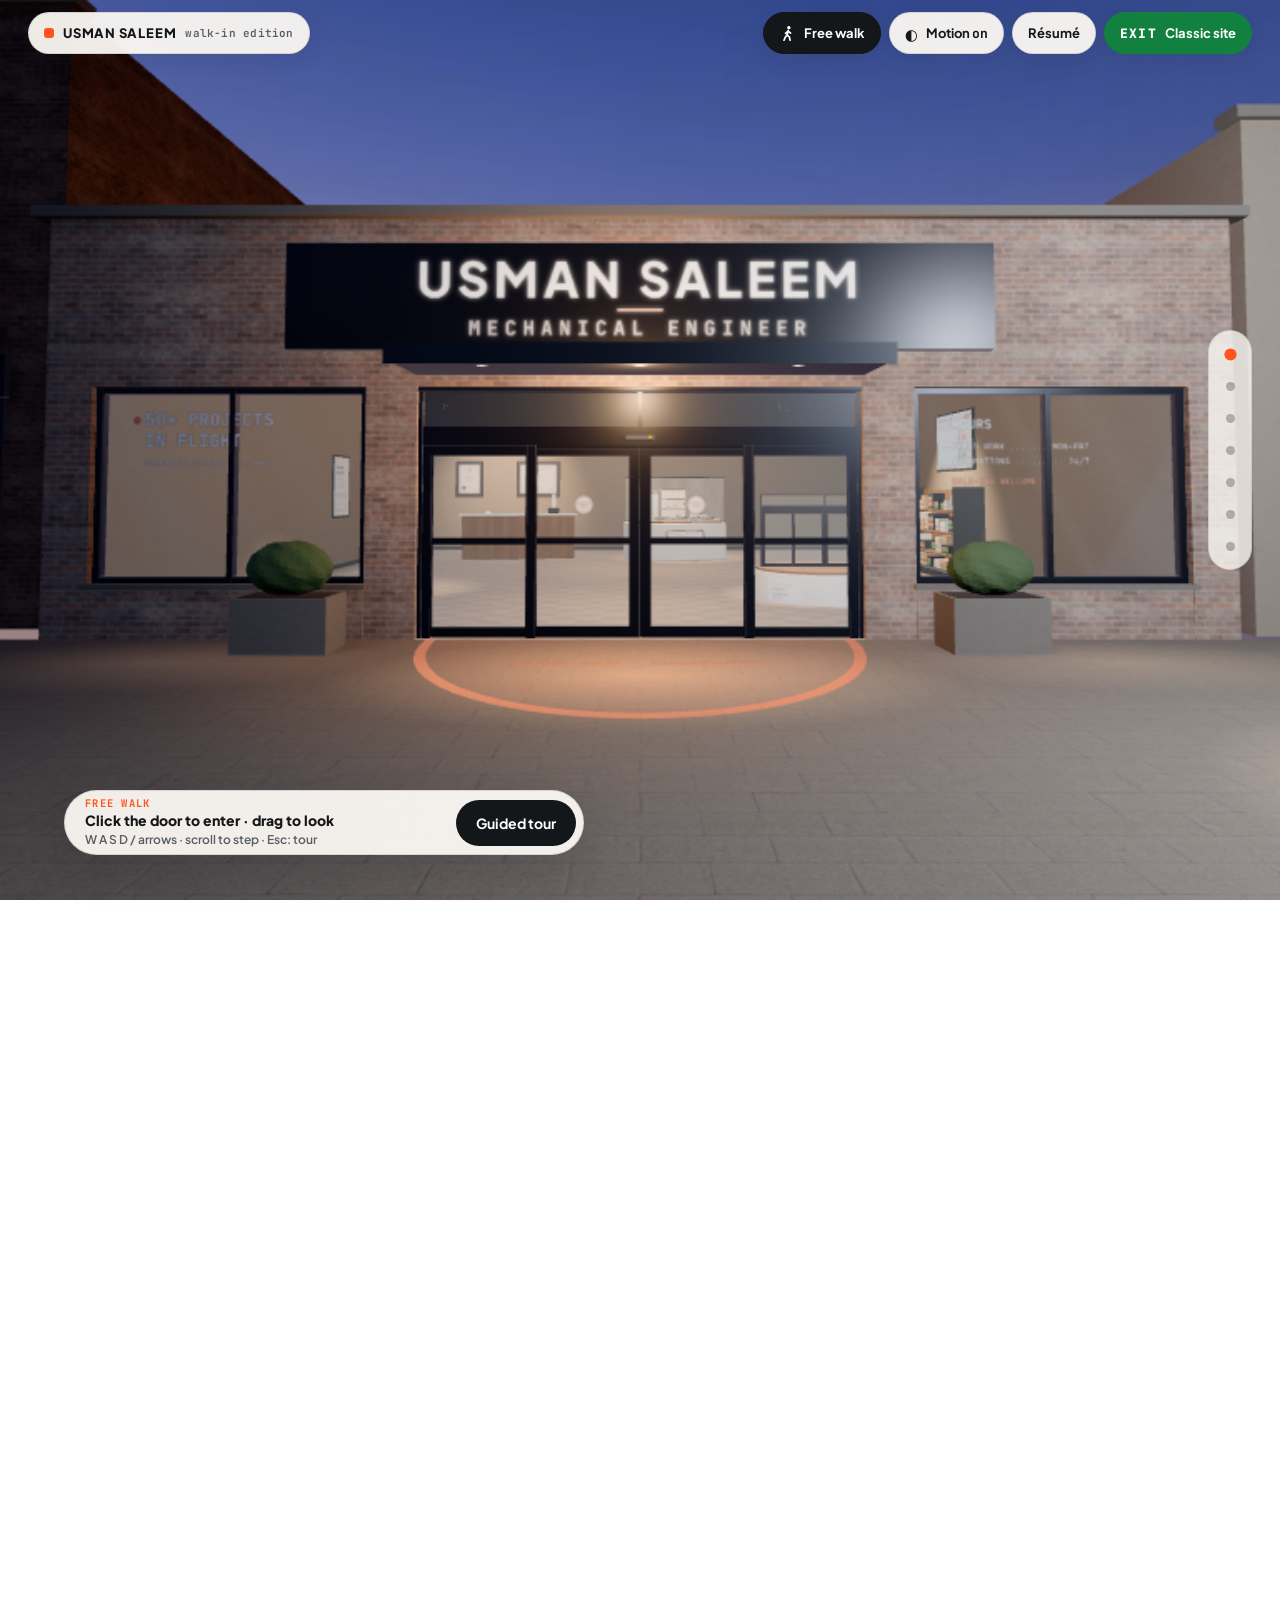
<file: walk-in/index.html>
<!doctype html>
<html lang="en">
<head>
  <meta charset="utf-8">
  <meta name="viewport" content="width=device-width, initial-scale=1, viewport-fit=cover">
  <title>Walk in · Usman Saleem</title>
  <meta name="description" content="Walk into Usman Saleem's portfolio: a mechanical engineer who coordinates 50+ concurrent automatic-entrance projects and builds the automation tools behind them.">
  <link rel="canonical" href="https://usmansaleem.me/walk-in/">
  <meta property="og:type" content="website">
  <meta property="og:title" content="Walk in · Usman Saleem">
  <meta property="og:description" content="A short walk through a small shop at dusk: automatic-entrance projects, the automation tools behind them, and the résumé at checkout.">
  <meta property="og:url" content="https://usmansaleem.me/walk-in/">
  <meta property="og:image" content="https://usmansaleem.me/walk-in/assets/og-walk-in.v3.jpg">
  <meta property="og:image:width" content="1200">
  <meta property="og:image:height" content="630">
  <meta name="twitter:card" content="summary_large_image">
  <link rel="preload" as="image" href="assets/poster.v3.jpg" media="(orientation: landscape)" fetchpriority="high">
  <link rel="preload" as="image" href="assets/poster-tall.v1.jpg" media="(orientation: portrait)" fetchpriority="high">
  <meta name="theme-color" content="#14171a">
  <link rel="icon" type="image/svg+xml" href="data:image/svg+xml,<svg xmlns='http://www.w3.org/2000/svg' viewBox='0 0 100 100'><rect width='100' height='100' rx='24' fill='%23ff541e'/><text x='50' y='66' font-family='Arial' font-weight='800' font-size='46' text-anchor='middle' fill='white'>US</text></svg>">
  <script>
    document.documentElement.classList.add('js');
    if (!location.hash) document.documentElement.classList.add('dock-intro'); // the dock's first state, before the scripts arrive (walk.js keeps it in sync)
    // the sky (needed the moment the 3D starts) and the door downloads begin now, alongside the scripts;
    // the textures start once the scripts run, while the scene is being built, so they never slow the poster or the scripts
    if ('WebGL2RenderingContext' in window) for (const [href, as] of [['assets/sky.v2.jpg', 'image'], ['assets/door.v1.glb', 'fetch']]) {
      const l = document.createElement('link');
      l.rel = 'preload'; l.as = as; l.href = href; l.crossOrigin = 'anonymous';
      document.head.appendChild(l);
    }
  </script>
  <link rel="preconnect" href="https://fonts.googleapis.com">
  <link rel="preconnect" href="https://fonts.gstatic.com" crossorigin>
  <link href="https://fonts.googleapis.com/css2?family=JetBrains+Mono:wght@500;600;700;800&family=Plus+Jakarta+Sans:wght@500;600;700;800&display=swap" rel="stylesheet">
  <!-- 3D: three.js (MIT, see vendor/three/LICENSE). Textures and sky: Poly Haven (polyhaven.com), CC0. -->
  <link rel="stylesheet" href="walk.css?v=14">
  <script type="importmap">
    { "imports": { "three": "./vendor/three/build/three.module.min.js", "three/addons/": "./vendor/three/examples/jsm/" } }
  </script>
  <link rel="modulepreload" href="vendor/three/build/three.core.min.js">
  <link rel="modulepreload" href="vendor/three/build/three.module.min.js">
  <link rel="modulepreload" href="walk.js?v=18">
  <link rel="modulepreload" href="vendor/three/examples/jsm/loaders/GLTFLoader.js">
  <link rel="modulepreload" href="vendor/three/examples/jsm/utils/BufferGeometryUtils.js">
  <link rel="modulepreload" href="vendor/three/examples/jsm/utils/SkeletonUtils.js">
  <link rel="modulepreload" href="vendor/three/examples/jsm/libs/meshopt_decoder.module.js">
  <link rel="modulepreload" href="vendor/three/examples/jsm/environments/RoomEnvironment.js">
  <link rel="modulepreload" href="vendor/three/examples/jsm/geometries/RoundedBoxGeometry.js">
</head>
<body>
  <a class="wk-skiplink" href="#stop-checkout" data-jump>Skip to the summary</a>

  <header class="wk-bar">
    <a class="wk-mark" href="#stop-street" data-jump><span class="wk-mark-dot" aria-hidden="true"></span>Usman Saleem <span class="wk-mark-sub">walk-in edition</span></a>
    <div class="wk-actions">
      <button class="wk-btn wk-free-btn" type="button" data-free-toggle aria-pressed="false"><svg class="ico-walk" viewBox="0 0 20 20" aria-hidden="true"><circle cx="11.6" cy="3.1" r="2" fill="currentColor" stroke="none"/><path d="M10.9 6.4 9.6 11.6M10.7 7.3 7.6 9.8M10.7 7.3l2.9 2.3M9.6 11.6l-2.3 2.9-1.4 3.4M9.6 11.6l2.6 2.6.9 3.7"/></svg>Free walk</button>
      <button id="motion-toggle" class="wk-btn wk-motion" type="button" aria-pressed="true" aria-label="Camera motion"><span class="wk-ico" aria-hidden="true">◐</span><span class="wk-lbl" aria-hidden="true">Motion <span data-state>on</span></span></button>
      <a class="wk-btn wk-skip" href="#stop-checkout" data-jump aria-label="Skip the walk">Skip<span class="wk-skip-rest"> the walk</span></a>
      <a class="wk-btn wk-hide-sm" href="../assets/Usman_Saleem_MEng_Resume.pdf" target="_blank" rel="noopener">Résumé</a>
      <a class="wk-btn wk-exit" href="../" aria-label="Exit to the classic site"><b>EXIT</b><span class="wk-exit-label">Classic site</span></a>
    </div>
  </header>

  <div class="wk-stage" aria-hidden="true">
    <picture><source media="(orientation: portrait)" srcset="assets/poster-tall.v1.jpg"><img class="wk-poster" src="assets/poster.v3.jpg" alt="" fetchpriority="high" onerror="this.remove()"></picture>
    <canvas id="wk-canvas"></canvas>
  </div>

  <div class="wk-hud" id="wk-hud" aria-hidden="true"><span class="wk-hud-led"></span><span id="wk-hud-text">Building the shop…</span><em>illustrative</em></div>
  <div class="wk-tags" aria-hidden="true"><div class="wk-detail"><p class="detail-title"><b>A</b>Detail · the drive · illustrative</p><ol class="detail-parts"><li><b>1</b>Control unit</li><li><b>2</b>Motor<span class="long"> + gearbox</span></li><li><b>3</b>Toothed belt</li><li><b>4</b>Carriage</li></ol></div><div class="wk-detail-mark"><b>A</b></div></div>
  <button class="wk-run" type="button" hidden></button>

  <nav class="wk-stops" aria-label="Stops on the walk">
    <ol>
      <li><a href="#stop-street"><span>Street</span></a></li>
      <li><a href="#stop-door"><span>Entrance</span></a></li>
      <li><a href="#stop-featured"><span>Featured display</span></a></li>
      <li><a href="#stop-kiosk"><span>Audit kiosk</span></a></li>
      <li><a href="#stop-shelf"><span>Key-accounts shelf</span></a></li>
      <li><a href="#stop-mill"><span>Plant model</span></a></li>
      <li><a href="#stop-checkout"><span>Checkout</span></a></li>
    </ol>
  </nav>

  <!-- Walk controls: always-visible Back / Next, so nobody has to guess that scrolling moves the camera -->
  <nav class="wk-dock" aria-label="Walk controls">
    <button class="dock-btn dock-free" type="button" data-free-toggle aria-pressed="false"><svg class="ico-walk" viewBox="0 0 20 20" aria-hidden="true"><circle cx="11.6" cy="3.1" r="2" fill="currentColor" stroke="none"/><path d="M10.9 6.4 9.6 11.6M10.7 7.3 7.6 9.8M10.7 7.3l2.9 2.3M9.6 11.6l-2.3 2.9-1.4 3.4M9.6 11.6l2.6 2.6.9 3.7"/></svg><span class="visually-hidden">Free walk: look and walk around yourself</span></button>
    <button class="dock-btn dock-prev" type="button"><svg viewBox="0 0 20 20" aria-hidden="true"><path d="M12.5 4.5 7 10l5.5 5.5"/></svg><span class="visually-hidden">Back to the previous stop</span></button>
    <p class="dock-hint" aria-hidden="true"><span class="dock-hint-ico"><svg viewBox="0 0 20 20"><path d="M10 15.5v-11M5.5 9 10 4.5 14.5 9"/></svg></span><span><b data-hint>Swipe up to walk in</b><small>7 stops · about 2 min</small></span></p>
    <div class="dock-progress" aria-hidden="true"><span class="dock-step"></span><span class="dock-track"><i></i></span></div>
    <button class="dock-info" type="button" aria-expanded="false"><span class="dock-title"><span class="dock-count" data-step aria-hidden="true"></span> <span data-title></span></span><span class="visually-hidden" data-sr></span><span class="dock-more" aria-hidden="true"><svg viewBox="0 0 20 20"><path d="M5.5 12.5 10 8l4.5 4.5"/></svg></span></button>
    <button class="dock-btn dock-next" type="button"><span data-label>Walk in</span><span class="dock-next-name"></span><svg viewBox="0 0 20 20" aria-hidden="true"><path d="M7.5 4.5 13 10l-5.5 5.5"/></svg></button>
  </nav>
  <script>if (!matchMedia('(pointer: coarse)').matches) { document.querySelector('[data-hint]').textContent = 'Scroll to walk in'; document.querySelector('.dock-hint-ico').classList.add('is-down'); }</script>
  <!-- Free walk: look and walk around yourself (the default since Nov 2026; the guided tour is one button away) -->
  <div class="wk-free" role="region" aria-label="Free walk" hidden>
    <p class="free-near" hidden><span class="free-near-dot" aria-hidden="true"></span><span data-free-near></span><button class="free-read" type="button">Read about it</button></p>
    <div class="free-bar">
      <p class="free-help"><span class="free-tag">Free walk</span><b data-free-help>Click the door to enter · drag to look</b><small data-free-keys>W A S D / arrows · scroll to step · Esc: tour</small></p>
      <button class="free-back" type="button">Guided tour</button>
    </div>
  </div>
  <div class="wk-fade" aria-hidden="true"></div>
  <p class="visually-hidden" id="wk-live" aria-live="polite"></p>

  <main>
    <section class="stop" id="stop-street" aria-labelledby="h-street">
      <div class="card card-intro">
        <p class="eyebrow">Mechanical Engineer (MEng) · Key Accounts Project Coordinator</p>
        <h1 id="h-street" tabindex="-1">Usman Saleem</h1>
        <div class="card-body" id="more-street">
          <p class="lead">I coordinate <strong>50+ concurrent</strong> automatic-entrance replacement projects at ASSA ABLOY Entrance Systems in Mississauga, and I build the software that keeps that pace manageable, like a store audit that went from <strong>3 hours to 15 seconds</strong>.</p>
        </div>
        <button class="card-toggle" type="button" aria-expanded="false" aria-controls="more-street"><span data-label>More</span><svg viewBox="0 0 10 6" aria-hidden="true"><path d="M1 1l4 4 4-4"/></svg></button>
        <div class="card-actions">
          <a class="wk-btn wk-btn-dark" href="#stop-checkout" data-jump>Skip the walk</a>
          <a class="wk-btn" href="../assets/Usman_Saleem_MEng_Resume.pdf" target="_blank" rel="noopener">Résumé (PDF)</a>
        </div>
      </div>
    </section>

    <section class="stop" id="stop-door" aria-labelledby="h-door">
      <div class="card">
        <p class="eyebrow">The entrance</p>
        <h2 id="h-door" tabindex="-1">It opens when it senses you.</h2>
        <div class="card-body" id="more-door">
          <p>Automatic sliding entrances like this one are my day job: replacements and modernizations for national retail and commercial accounts, from technician take-offs and drawings to quotes, site readiness and change orders.</p>
          <p class="fine">Linger in the doorway and it holds open. The sensor zone and the header cutaway are illustrative: a generic drive, not a product drawing or a safety specification.</p>
        </div>
        <button class="card-toggle" type="button" aria-expanded="false" aria-controls="more-door"><span data-label>More</span><svg viewBox="0 0 10 6" aria-hidden="true"><path d="M1 1l4 4 4-4"/></svg></button>
      </div>
    </section>

    <section class="stop" id="stop-featured" aria-labelledby="h-featured">
      <div class="card">
        <p class="eyebrow">Featured display · 3D visualization</p>
        <h2 id="h-featured" tabindex="-1">SL500 3D Component &amp; Retrofit Explorer</h2>
        <div class="card-body" id="more-featured">
          <p>An interactive three.js model of a commercial sliding-door system, built from installation documentation. Estimators and facility managers can open the header, explode 13 sub-assemblies, and see how a modular retrofit kit fits existing framing without a full tear-out.</p>
          <ul class="tags"><li>Three.js &amp; WebGL</li><li>Exploded cutaway</li><li>Retrofit planning</li></ul>
          <a class="card-link" href="../cad-modal.html" target="_blank" rel="noopener">Open the 3D model ↗</a>
        </div>
        <button class="card-toggle" type="button" aria-expanded="false" aria-controls="more-featured"><span data-label>More</span><svg viewBox="0 0 10 6" aria-hidden="true"><path d="M1 1l4 4 4-4"/></svg></button>
      </div>
    </section>

    <section class="stop" id="stop-kiosk" aria-labelledby="h-kiosk">
      <div class="card">
        <p class="sale-tag"><s>Was 3 hrs</s> Now 15 sec</p>
        <p class="eyebrow">Kiosk · Facility audit &amp; estimating</p>
        <h2 id="h-kiosk" tabindex="-1">Installation &amp; Facility Insight Collector</h2>
        <div class="card-body" id="more-kiosk">
          <p>A multi-threaded desktop platform that replaces a 3-hour manual service-portal crawl for a 15-door store. It untangles invoice ledgers, separates emergency calls from planned maintenance, pulls door conditions and take-off dimensions from technician notes, calculates replacement ROI and drafts review-ready proposals.</p>
          <p class="fine">The race on the kiosk screen is a simulation at 3× speed, using these case-study times.</p>
          <ul class="tags"><li>Python 3.12 &amp; PySide6</li><li>PowerShell RunspacePool</li><li>SSRS &amp; OpenXML</li></ul>
        </div>
        <button class="card-toggle" type="button" aria-expanded="false" aria-controls="more-kiosk"><span data-label>More</span><svg viewBox="0 0 10 6" aria-hidden="true"><path d="M1 1l4 4 4-4"/></svg></button>
      </div>
    </section>

    <section class="stop" id="stop-shelf" aria-labelledby="h-shelf">
      <div class="card">
        <p class="eyebrow">Shelf · National key accounts</p>
        <h2 id="h-shelf" tabindex="-1">Take-Off Replacement Lead Assistant &amp; QBR Platform</h2>
        <div class="card-body" id="more-shelf">
          <p>Used across 16+ national retail and commercial accounts. It assembles replacement-lead packages from reports, surveys and field photos in 20–30 seconds, and builds an 8-slide executive QBR deck in about 7 seconds, with Excel workbooks and repeat-callback analytics.</p>
          <p class="fine">The pipeline on the screen is a simulation at 3× speed, using the tool's typical times.</p>
          <ul class="tags"><li>Dynamics 365</li><li>Baan IV ERP &amp; SQL</li><li>PowerPoint &amp; Outlook COM</li></ul>
        </div>
        <button class="card-toggle" type="button" aria-expanded="false" aria-controls="more-shelf"><span data-label>More</span><svg viewBox="0 0 10 6" aria-hidden="true"><path d="M1 1l4 4 4-4"/></svg></button>
      </div>
    </section>

    <section class="stop" id="stop-mill" aria-labelledby="h-mill">
      <div class="card">
        <p class="eyebrow">Scale model · Plant commissioning</p>
        <h2 id="h-mill" tabindex="-1">Flour-milling &amp; pasta plant, Karachi</h2>
        <div class="card-body" id="more-mill">
          <p>With Bühler Group, I supported installation, erection and commissioning of a multi-line food-processing plant: coordinating about 60 workers and technicians, checking work against drawings and PFDs, leveling machinery and tracing faults to their root cause.</p>
          <p class="fine">The scale model is illustrative: its line shows a simplified flow, not the plant's process drawings.</p>
          <ul class="tags"><li>Plant commissioning</li><li>AutoCAD &amp; PFDs</li><li>Root-cause troubleshooting</li></ul>
        </div>
        <button class="card-toggle" type="button" aria-expanded="false" aria-controls="more-mill"><span data-label>More</span><svg viewBox="0 0 10 6" aria-hidden="true"><path d="M1 1l4 4 4-4"/></svg></button>
      </div>
    </section>

    <section class="stop stop-checkout" id="stop-checkout" aria-labelledby="h-checkout">
      <div class="card card-receipt">
        <h2 id="h-checkout" class="visually-hidden" tabindex="-1">Checkout: summary and contact</h2>
        <div class="receipt">
          <p class="r-center r-title">USMAN SALEEM</p>
          <p class="r-center">Mechanical Engineer (MEng)<br>Key Accounts Project Coordinator<br>Mississauga, Ontario</p>
          <hr>
          <p class="r-visit-head" data-visit hidden><span>YOUR VISIT</span><span data-visit-sum></span></p>
          <ul class="r-items" data-visit-items>
            <li><span class="r-mark" aria-hidden="true">·</span><span class="r-name">Street</span><span class="r-what">50+ projects</span></li>
            <li><span class="r-mark" aria-hidden="true">·</span><span class="r-name">Entrance</span><span class="r-what">sensor + drive</span></li>
            <li><span class="r-mark" aria-hidden="true">·</span><span class="r-name">Featured display</span><span class="r-what">SL500 3D model</span></li>
            <li><span class="r-mark" aria-hidden="true">·</span><span class="r-name">Audit kiosk</span><span class="r-what">3 h → 15 s</span></li>
            <li><span class="r-mark" aria-hidden="true">·</span><span class="r-name">Key-accounts shelf</span><span class="r-what">16+ accounts</span></li>
            <li><span class="r-mark" aria-hidden="true">·</span><span class="r-name">Plant model</span><span class="r-what">crew of ~60</span></li>
          </ul>
          <p class="r-hint" data-visit-hint hidden></p>
          <hr>
          <p>MEng Mechanical · University of Ottawa<br>B.Sc. Mechanical · UET Lahore</p>
          <p class="r-route"><abbr title="Lahore, Ottawa, Mississauga">LHE → YOW → YYZ</abbr></p>
          <hr>
          <dl class="r-lines r-total">
            <div><dt>Time saved per audit</dt><dd>2:59:45</dd></div>
          </dl>
          <p class="r-center r-thanks">THANK YOU FOR VISITING</p>
          <div class="r-barcode" aria-hidden="true"></div>
        </div>
        <div class="card-actions receipt-actions">
          <a class="wk-btn wk-btn-dark" href="../assets/Usman_Saleem_MEng_Resume.pdf" target="_blank" rel="noopener">Take the receipt · Résumé PDF</a>
          <a class="wk-btn" href="mailto:usman.saleem@uottawa.ca">Ring the bell · Email</a>
          <a class="wk-btn" href="https://www.linkedin.com/in/usmansal" target="_blank" rel="noopener">LinkedIn</a>
          <a class="wk-btn wk-exit" href="../" aria-label="Exit to the classic site"><b>EXIT</b><span class="wk-exit-label">Classic site</span></a>
        </div>
      </div>
    </section>
  </main>

  <noscript><p class="wk-noscript">The 3D walk needs JavaScript. Everything above is still readable.</p></noscript>
  <script type="module" src="walk.js?v=18"></script>
  <!-- Diplomas, readable: opened from the receipt, or by clicking a frame on the wall in the walk -->
</body>
</html>
</file>
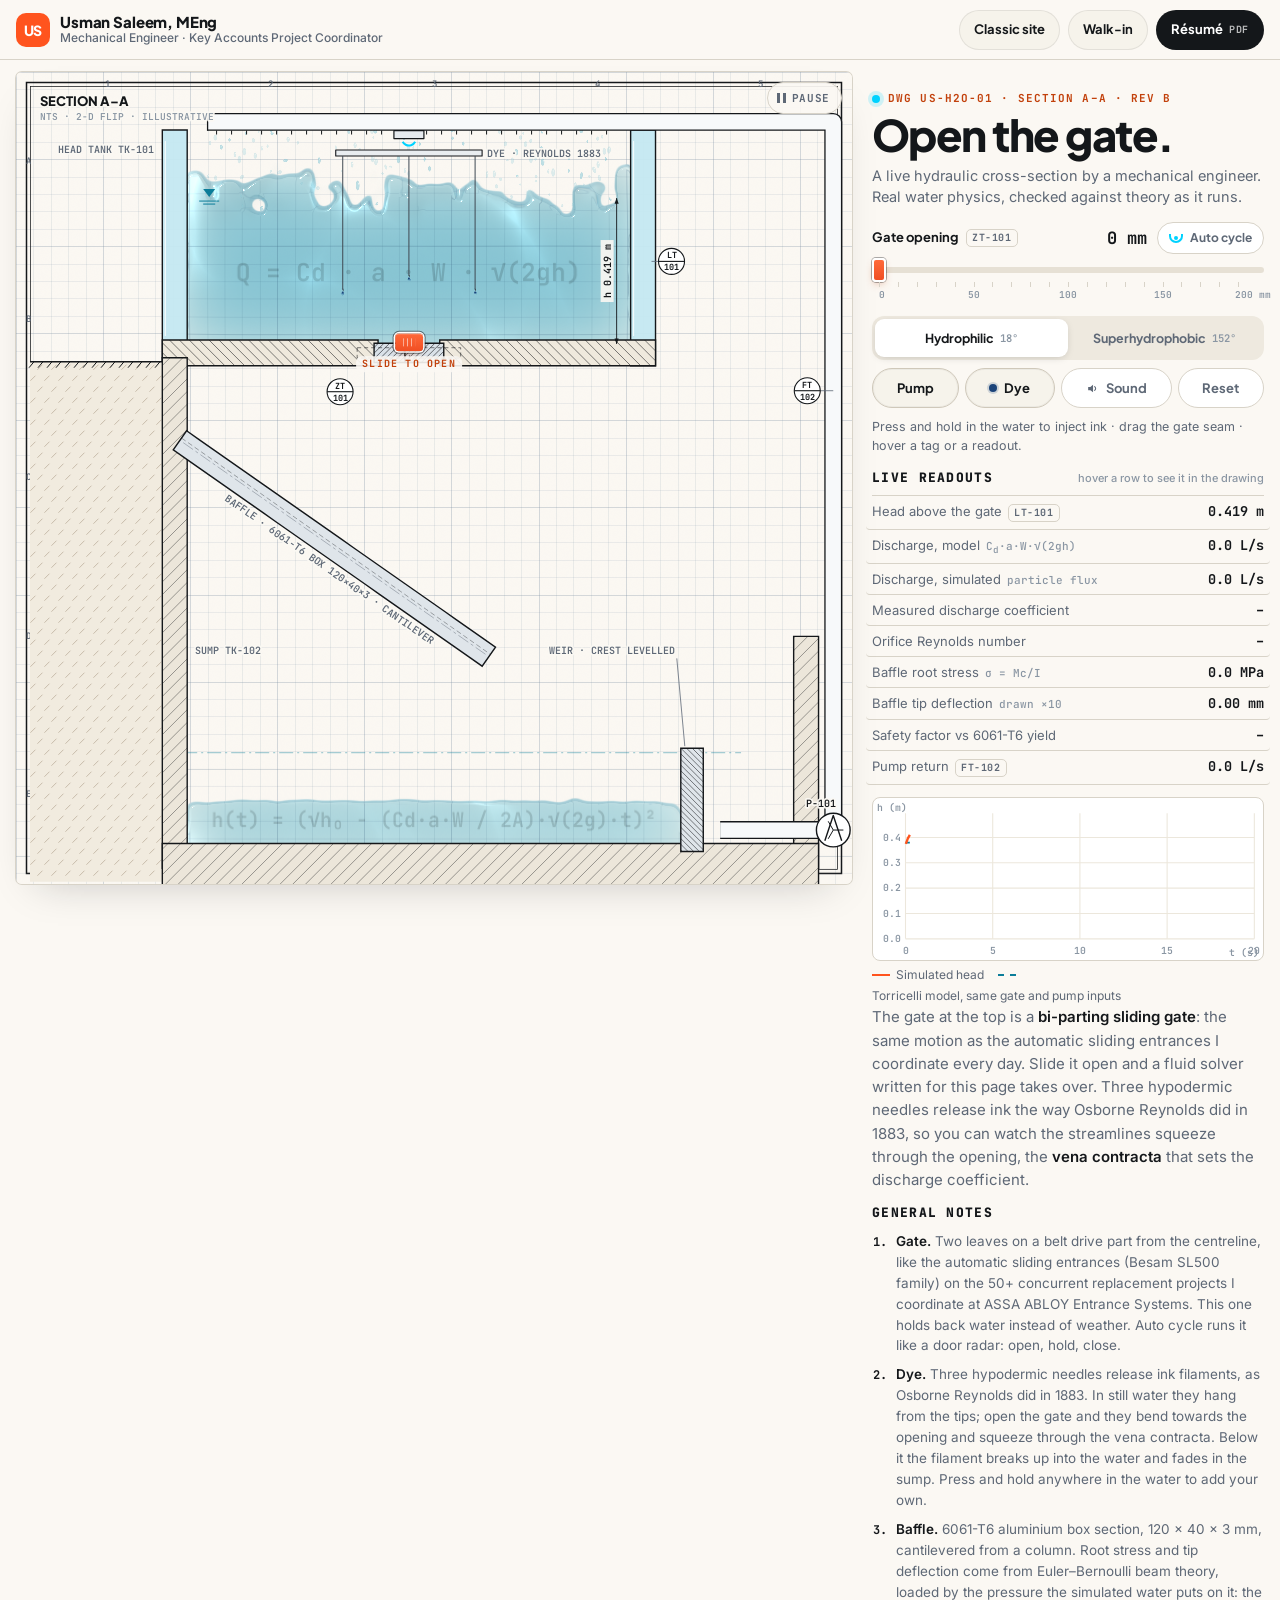
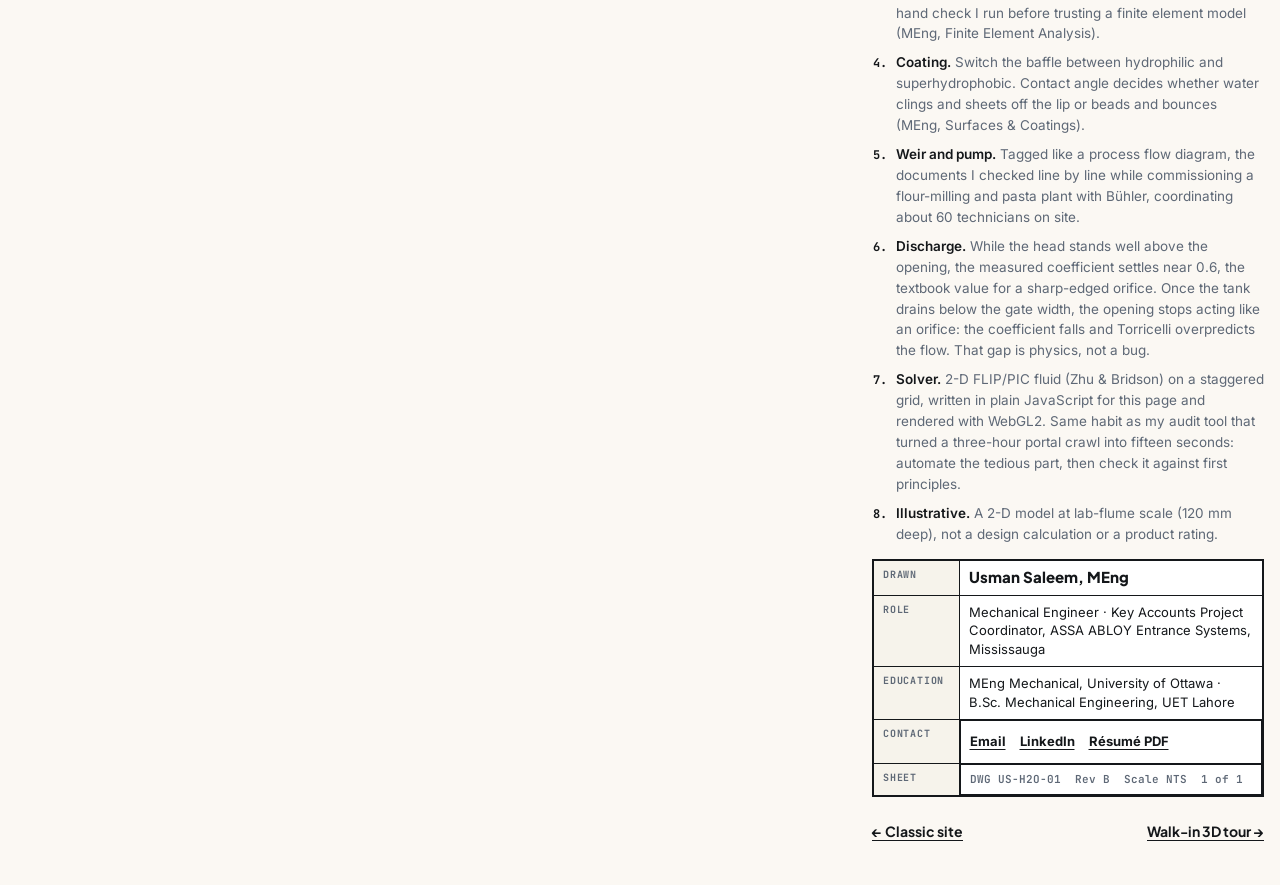
<file: water/index.html>
<!DOCTYPE html>
<html lang="en">
<head>
  <meta charset="utf-8">
  <meta name="viewport" content="width=device-width, initial-scale=1, viewport-fit=cover">
  <title>Open the gate · Water lab · Usman Saleem, MEng</title>
  <meta name="description" content="A living engineering drawing by mechanical engineer Usman Saleem: open a bi-parting sliding gate and real-time simulated water falls onto a cantilevered baffle, checked live against Torricelli's law.">
  <link rel="canonical" href="https://usmansaleem.me/water/">
  <meta name="theme-color" content="#fbf8f3">
  <meta property="og:type" content="website">
  <meta property="og:site_name" content="Usman Saleem, MEng">
  <meta property="og:url" content="https://usmansaleem.me/water/">
  <meta property="og:title" content="Open the gate · A living hydraulic cross-section by Usman Saleem, MEng">
  <meta property="og:description" content="Slide open a bi-parting gate and watch simulated water lens the drawing, load an aluminium baffle and drain along Torricelli's curve.">
  <meta property="og:image" content="https://usmansaleem.me/water/assets/og-water.v2.jpg">
  <meta property="og:image:width" content="1200">
  <meta property="og:image:height" content="630">
  <meta property="og:image:alt" content="An engineering cross-section drawing with a sliding gate releasing clear water onto a baffle.">
  <meta name="twitter:card" content="summary_large_image">
  <link rel="icon" type="image/svg+xml" href="data:image/svg+xml,<svg xmlns='http://www.w3.org/2000/svg' viewBox='0 0 100 100'><rect width='100' height='100' rx='24' fill='%23ff541e'/><text x='50' y='66' font-size='48' font-family='sans-serif' font-weight='900' fill='%23ffffff' text-anchor='middle'>US</text></svg>">
  <link rel="preconnect" href="https://fonts.googleapis.com">
  <link rel="preconnect" href="https://fonts.gstatic.com" crossorigin>
  <link href="https://fonts.googleapis.com/css2?family=Inter:wght@400;500;600&family=JetBrains+Mono:wght@500;600;700&family=Plus+Jakarta+Sans:wght@600;700;800&display=swap" rel="stylesheet">
  <link rel="stylesheet" href="water.css?v=2">
  <link rel="modulepreload" href="flip.js?v=2">
  <link rel="modulepreload" href="gl.js?v=2">
  <script type="application/ld+json">
  {"@context":"https://schema.org","@type":"CreativeWork","name":"Open the gate: a living hydraulic cross-section","url":"https://usmansaleem.me/water/","author":{"@type":"Person","name":"Usman Saleem","url":"https://usmansaleem.me/","jobTitle":"Key Accounts Project Coordinator"},"about":["Fluid mechanics","FLIP fluid simulation","Torricelli's law","Euler-Bernoulli beam theory"]}
  </script>
</head>
<body>
  <a class="skip" href="#notes">Skip to the notes</a>
  <header class="top">
    <a class="brand" href="/" aria-label="Usman Saleem, home">
      <span class="mark" aria-hidden="true">US</span>
      <span class="brand-text"><b>Usman Saleem, MEng</b><small>Mechanical Engineer · Key Accounts Project Coordinator</small></span>
    </a>
    <nav class="top-nav" aria-label="Site">
      <a class="pill hide-sm" href="/">Classic site</a>
      <a class="pill hide-sm" href="/walk-in/">Walk-in</a>
      <a class="pill pill-dark" href="/assets/Usman_Saleem_MEng_Resume.pdf">Résumé <span class="tag">PDF</span></a>
    </nav>
  </header>

  <main class="layout">
    <section class="intro" aria-labelledby="h-title">
      <p class="kicker"><span class="dot" aria-hidden="true"></span>DWG US-H2O-01 · Section A–A · Rev B</p>
      <h1 id="h-title">Open the gate.</h1>
      <p class="sub">A live hydraulic cross-section by a mechanical engineer. Real water physics, checked against theory as it runs.</p>
    </section>

    <section class="stage-col" aria-label="Interactive drawing">
      <div class="stage" id="stage">
        <picture class="poster" aria-hidden="true">
          <source media="(max-width: 900px)" srcset="assets/poster-tall.v2.jpg">
          <img src="assets/poster-wide.v2.jpg" alt="" decoding="async">
        </picture>
        <canvas class="gl" id="gl" aria-hidden="true"></canvas>
        <canvas class="ink" id="ink-static" aria-hidden="true"></canvas>
        <canvas class="ink" id="ink" aria-hidden="true"></canvas>
        <div class="grip" id="grip" aria-hidden="true"><span class="grip-tab"></span><span class="grip-label">Slide to open</span></div>
        <button class="stage-badge" id="motion-btn" type="button" aria-pressed="true" aria-label="Motion"><span class="ico" aria-hidden="true"></span><span data-label>Pause</span></button>
        <p class="stage-hint" id="stage-hint" aria-hidden="true"></p>
        <noscript><p class="noscript">The live drawing needs JavaScript. Everything else on this page works without it.</p></noscript>
      </div>
    </section>

    <section class="controls" aria-label="Controls">
      <div class="ctl ctl-gate">
        <div class="gate-head">
          <label for="gate" class="ctl-label">Gate opening <span class="tagname">ZT-101</span></label>
          <output id="gate-out" for="gate" class="mono">0 mm</output>
          <button class="chip chip-radar" id="radar-btn" type="button" aria-pressed="false"><span class="radar-ico" aria-hidden="true"></span>Auto cycle</button>
        </div>
        <div class="scale">
          <input id="gate" type="range" min="0" max="100" step="1" value="0" aria-describedby="gate-help">
          <div class="ticks" id="gate-ticks" aria-hidden="true"><span>0</span><span>50</span><span>100</span><span>150</span><span>200 mm</span></div>
        </div>
        <p id="gate-help" class="sr">Opens the bi-parting gate in the floor of the head tank. Arrow keys step 1 percent. Auto cycle opens, holds and closes it like a door radar.</p>
      </div>
      <div class="strip">
        <fieldset class="ctl-coat">
          <legend class="sr">Baffle coating</legend>
          <div class="seg">
            <label><input type="radio" name="coat" value="philic" checked><span>Hydrophilic <i class="mono">18°</i></span></label>
            <label><input type="radio" name="coat" value="phobic"><span>Superhydrophobic <i class="mono">152°</i></span></label>
          </div>
        </fieldset>
        <div class="chips">
          <button class="chip toggle" id="pump-btn" type="button" aria-pressed="true">Pump</button>
          <button class="chip toggle" id="dye-btn" type="button" aria-pressed="true"><span class="ink-dot" aria-hidden="true"></span>Dye</button>
          <button class="chip toggle" id="sound-btn" type="button" aria-pressed="false"><span class="ico" aria-hidden="true"></span>Sound</button>
          <button class="chip toggle" id="tilt-btn" type="button" aria-pressed="false" hidden>Tilt</button>
          <button class="chip" id="refill-btn" type="button">Reset</button>
        </div>
      </div>
      <p class="try">Press and hold in the water to inject ink · drag the gate seam · <span class="no-touch">hover</span><span class="touch-only">tap</span> a tag or a readout<span class="touch-only"> · tap Tilt and tip your phone</span>.</p>
    </section>

    <section class="readouts" aria-labelledby="h-read">
      <h2 id="h-read" class="h2">Live readouts <span class="h2-note">hover a row to see it in the drawing</span></h2>
      <dl class="dl" id="readouts">
        <div data-inst="head" tabindex="0"><dt>Head above the gate <span class="tagname">LT-101</span></dt><dd><span data-r="h">0.000</span> m</dd></div>
        <div data-inst="orifice" tabindex="0"><dt>Discharge, model <span class="eq">C<sub>d</sub>·a·W·√(2gh)</span></dt><dd><span data-r="qm">0.0</span> L/s</dd></div>
        <div data-inst="flow" tabindex="0"><dt>Discharge, simulated <span class="eq">particle flux</span></dt><dd><span data-r="qs">0.0</span> L/s</dd></div>
        <div data-inst="orifice" tabindex="0"><dt>Measured discharge coefficient</dt><dd><span data-r="cd">–</span></dd></div>
        <div data-inst="flow" tabindex="0"><dt>Orifice Reynolds number</dt><dd><span data-r="re">–</span></dd></div>
        <div data-inst="baffle" tabindex="0"><dt>Baffle root stress <span class="eq">σ = Mc/I</span></dt><dd><span data-r="sig">0.0</span> MPa</dd></div>
        <div data-inst="baffle" tabindex="0"><dt>Baffle tip deflection <span class="eq">drawn ×10</span></dt><dd><span data-r="del">0.00</span> mm</dd></div>
        <div data-inst="baffle" tabindex="0"><dt>Safety factor vs 6061-T6 yield</dt><dd><span data-r="sf">–</span></dd></div>
        <div data-inst="flow" tabindex="0"><dt>Pump return <span class="tagname">FT-102</span></dt><dd><span data-r="qp">0.0</span> L/s</dd></div>
      </dl>
      <figure class="chart">
        <svg id="chart" viewBox="0 0 360 150" role="img" aria-labelledby="chart-cap">
          <g class="grid" id="chart-grid"></g>
          <path id="chart-model" class="model" d=""></path>
          <path id="chart-sim" class="sim" d=""></path>
          <text x="4" y="12" class="ax">h (m)</text>
          <text x="356" y="146" class="ax" text-anchor="end" id="chart-t">t (s)</text>
        </svg>
        <figcaption id="chart-cap"><span class="key key-sim"></span>Simulated head <span class="key key-model"></span>Torricelli model, same gate and pump inputs</figcaption>
      </figure>
    </section>

    <p class="lede">The gate at the top is a <strong>bi-parting sliding gate</strong>: the same motion as the automatic sliding entrances I coordinate every day. Slide it open and a fluid solver written for this page takes over. Three hypodermic needles release ink the way Osborne Reynolds did in 1883, so you can watch the streamlines squeeze through the opening, the <strong>vena contracta</strong> that sets the discharge coefficient.</p>

    <section class="notes" id="notes" aria-labelledby="h-notes">
      <h2 id="h-notes" class="h2">General notes</h2>
      <ol>
        <li><b>Gate.</b> Two leaves on a belt drive part from the centreline, like the automatic sliding entrances (Besam SL500 family) on the 50+ concurrent replacement projects I coordinate at ASSA ABLOY Entrance Systems. This one holds back water instead of weather. Auto cycle runs it like a door radar: open, hold, close.</li>
        <li><b>Dye.</b> Three hypodermic needles release ink filaments, as Osborne Reynolds did in 1883. In still water they hang from the tips; open the gate and they bend towards the opening and squeeze through the vena contracta. Below it the filament breaks up into the water and fades in the sump. Press and hold anywhere in the water to add your own.</li>
        <li><b>Baffle.</b> 6061-T6 aluminium box section, 120 × 40 × 3 mm, cantilevered from a column. Root stress and tip deflection come from Euler–Bernoulli beam theory, loaded by the pressure the simulated water puts on it: the hand check I run before trusting a finite element model (MEng, Finite Element Analysis).</li>
        <li><b>Coating.</b> Switch the baffle between hydrophilic and superhydrophobic. Contact angle decides whether water clings and sheets off the lip or beads and bounces (MEng, Surfaces &amp; Coatings).</li>
        <li><b>Weir and pump.</b> Tagged like a process flow diagram, the documents I checked line by line while commissioning a flour-milling and pasta plant with Bühler, coordinating about 60 technicians on site.</li>
        <li><b>Discharge.</b> While the head stands well above the opening, the measured coefficient settles near 0.6, the textbook value for a sharp-edged orifice. Once the tank drains below the gate width, the opening stops acting like an orifice: the coefficient falls and Torricelli overpredicts the flow. That gap is physics, not a bug.</li>
        <li><b>Solver.</b> 2-D FLIP/PIC fluid (Zhu &amp; Bridson) on a staggered grid, written in plain JavaScript for this page and rendered with WebGL2. Same habit as my audit tool that turned a three-hour portal crawl into fifteen seconds: automate the tedious part, then check it against first principles.</li>
        <li><b>Illustrative.</b> A 2-D model at lab-flume scale (120 mm deep), not a design calculation or a product rating.</li>
      </ol>
    </section>

    <section class="titleblock" aria-label="Title block">
      <table>
        <tr><th scope="row">Drawn</th><td><b>Usman Saleem, MEng</b></td></tr>
        <tr><th scope="row">Role</th><td>Mechanical Engineer · Key Accounts Project Coordinator, ASSA ABLOY Entrance Systems, Mississauga</td></tr>
        <tr><th scope="row">Education</th><td>MEng Mechanical, University of Ottawa · B.Sc. Mechanical Engineering, UET Lahore</td></tr>
        <tr><th scope="row">Contact</th><td class="links"><a href="mailto:usman.saleem@uottawa.ca">Email</a> <a href="https://www.linkedin.com/in/usmansal" target="_blank" rel="noopener">LinkedIn</a> <a href="/assets/Usman_Saleem_MEng_Resume.pdf">Résumé PDF</a></td></tr>
        <tr class="tb-meta"><th scope="row">Sheet</th><td><span>DWG US-H2O-01</span><span>Rev B</span><span>Scale NTS</span><span>1 of 1</span></td></tr>
      </table>
      <p class="back"><a href="/">← Classic site</a><a href="/walk-in/">Walk-in 3D tour →</a></p>
    </section>
  </main>

  <script type="module" src="water.js?v=2"></script>
</body>
</html>
</file>
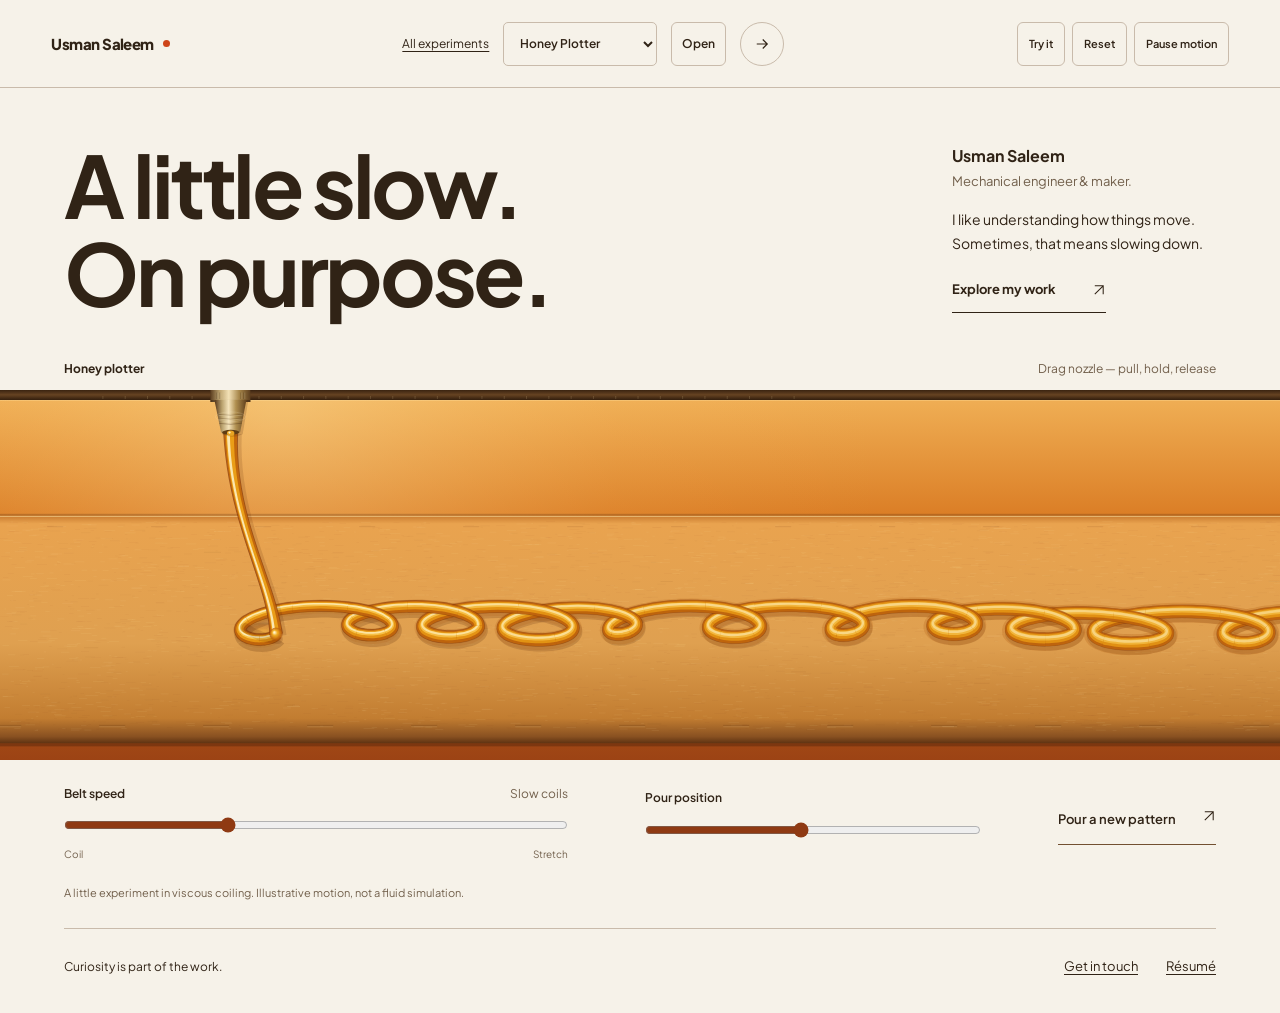
<file: experiments/honey-plotter/index.html>
<!doctype html>
<html lang="en">
<head>
  <meta charset="utf-8">
  <meta name="viewport" content="width=device-width, initial-scale=1">
  <meta name="robots" content="noindex,nofollow">
  <meta name="theme-color" content="#f6f2e9">
  <meta name="description" content="Usman Saleem — mechanical engineer and maker. Slow down and draw with an illustrative viscous thread.">
  <title>Honey Plotter — Usman Saleem</title>
  <link rel="stylesheet" href="../shared/base.css">
  <link rel="stylesheet" href="./style.css?v=material-2">
</head>
<body class="honey-page">
  <header data-review-nav></header>
  <main id="main">
    <section class="honey-opening" aria-labelledby="page-title">
      <h1 id="page-title">A little slow.<br>On purpose.</h1>
      <div class="intro-copy">
        <p class="identity">Usman Saleem<span>Mechanical engineer &amp; maker.</span></p>
        <p>I like understanding how things move.<br>Sometimes, that means slowing down.</p>
        <a class="work-link" href="../../#showcase">Explore my work <svg width="14" height="14" viewBox="0 0 20 20" fill="none" stroke="currentColor" stroke-width="1.5" aria-hidden="true"><path d="M4 16 16 4M4 4h12v12"/></svg></a>
      </div>
    </section>
    <section class="honey-art" aria-label="Honey plotter">
      <div class="stage-heading"><span>Honey plotter</span><span>Drag to guide the pour</span></div>
      <div class="honey-stage" data-stage>
        <canvas id="experiment-canvas" aria-label="Glossy honey thread coiling onto a moving amber conveyor. Drag up or down to steer the nozzle; the controls below work with a keyboard."></canvas>
        <p class="stage-fallback" data-fallback>The honey plotter needs canvas to run. You can still explore Usman’s work and résumé.</p>
      </div>
      <div class="honey-controls">
        <div class="speed-control"><label for="belt-speed">Belt speed <output id="speed-value" for="belt-speed">Slow coils</output></label><input id="belt-speed" type="range" min="0" max="100" value="32"><div class="range-ends"><span>Coil</span><span>Stretch</span></div></div>
        <div class="nozzle-control"><label for="nozzle-position">Pour position</label><input id="nozzle-position" type="range" min="23" max="77" value="48" aria-label="Pour position"></div>
        <button id="new-pattern" type="button" class="material-action">Pour a new pattern <svg width="14" height="14" viewBox="0 0 20 20" fill="none" stroke="currentColor" stroke-width="1.5" aria-hidden="true"><path d="M4 16 16 4M4 4h12v12"/></svg></button>
      </div>
      <p class="material-note">A little experiment in viscous coiling. Illustrative motion, not a fluid simulation.</p>
    </section>
    <footer class="personal-footer"><p>Curiosity is part of the work.</p><nav aria-label="Portfolio"><a href="../../#contact">Get in touch</a><a href="../../assets/Usman_Saleem_MEng_Resume.pdf">Résumé</a></nav></footer>
  </main>
  <script type="module" src="./app.js?v=material-2"></script>
</body>
</html>
</file>
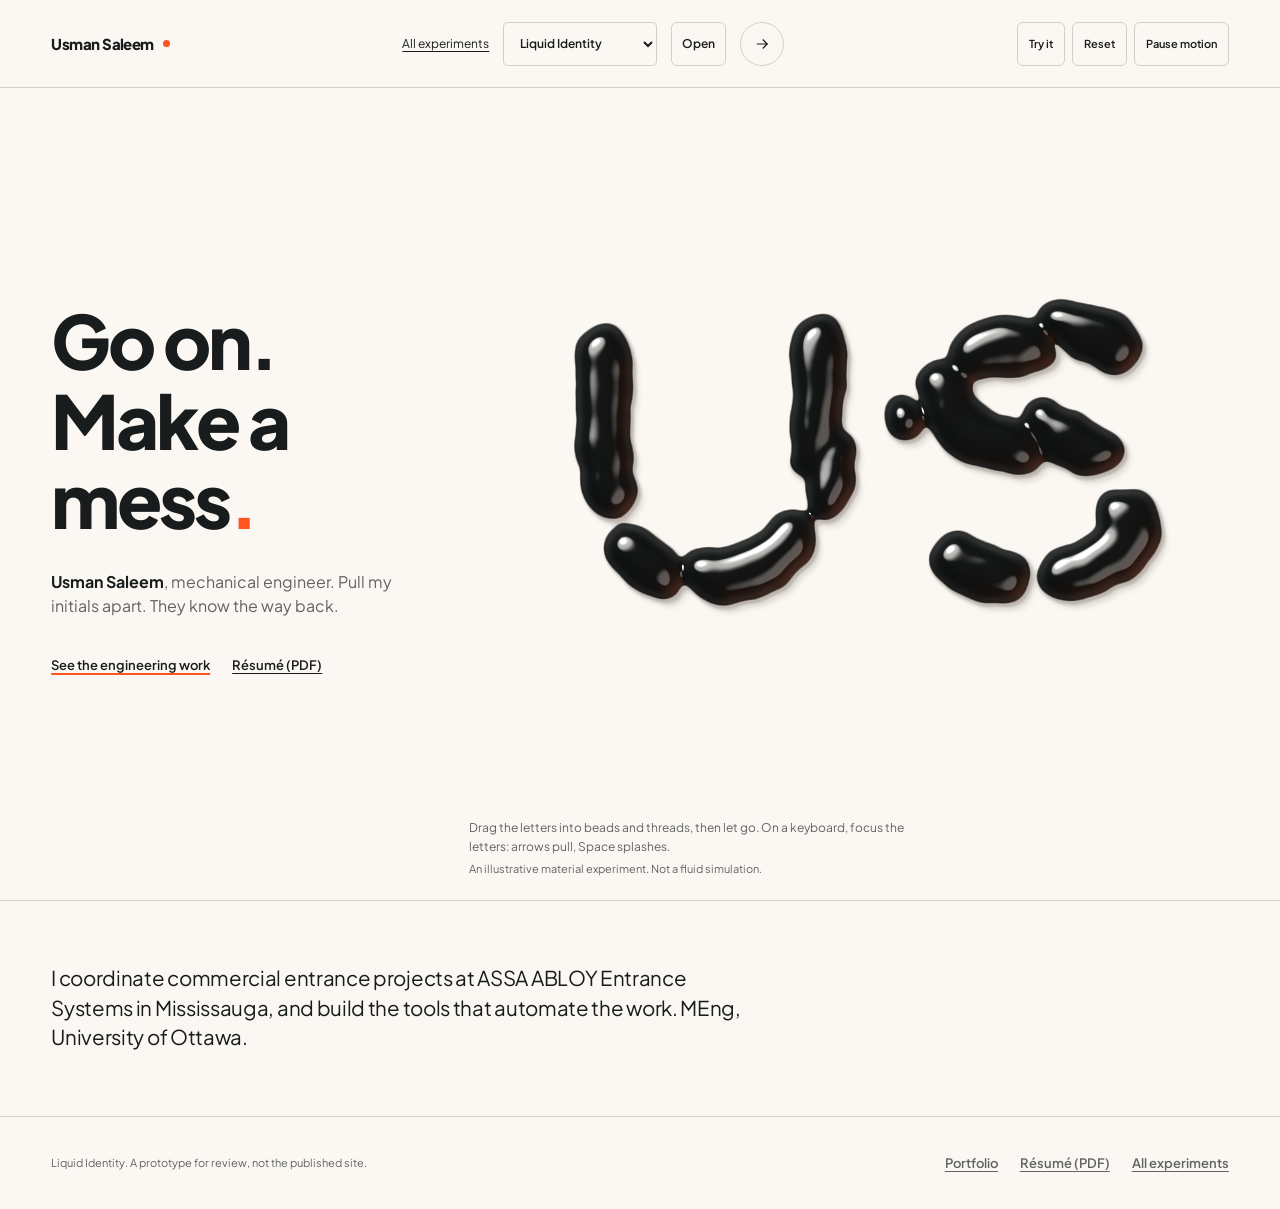
<file: experiments/liquid-identity/index.html>
<!DOCTYPE html>
<html lang="en">
<head>
  <meta charset="UTF-8">
  <meta name="viewport" content="width=device-width, initial-scale=1">
  <meta name="robots" content="noindex, nofollow">
  <meta name="theme-color" content="#fbf8f3">
  <meta name="description" content="Usman Saleem, mechanical engineer. A prototype landing page where his initials are made of glossy liquid you can pull apart.">
  <title>Liquid Identity · Usman Saleem, mechanical engineer (prototype)</title>
  <link rel="preload" href="../shared/plus-jakarta-latin.woff2" as="font" type="font/woff2" crossorigin>
  <link rel="stylesheet" href="../shared/base.css">
  <link rel="stylesheet" href="./liquid.css?v=material-2">
  <link rel="icon" type="image/svg+xml" href="data:image/svg+xml,<svg xmlns='http://www.w3.org/2000/svg' viewBox='0 0 100 100'><rect width='100' height='100' rx='24' fill='%23181c1c'/><text x='50' y='66' font-size='48' font-family='sans-serif' font-weight='800' fill='%23fbf8f3' text-anchor='middle'>US</text></svg>">
  <script type="module" src="./app.js?v=material-2"></script>
</head>
<body class="liquid-page">
  <header data-review-nav>
    <a class="review-brand" href="../../">Usman Saleem</a>
    <a class="review-index" href="../">All experiments</a>
  </header>

  <main id="main" class="liquid">
    <section class="liquid-hero" aria-labelledby="liquid-title">
      <div class="liquid-copy">
        <h1 id="liquid-title">Go on. <span class="liquid-line">Make a mess<span class="liquid-dot">.</span></span></h1>
        <p class="liquid-id"><strong>Usman Saleem</strong>, mechanical engineer. Pull my initials apart. They know the way back.</p>
        <nav class="portfolio-links liquid-links" aria-label="Portfolio">
          <a href="../../">See the engineering work</a>
          <a href="../../assets/Usman_Saleem_MEng_Resume.pdf">Résumé (PDF)</a>
        </nav>
      </div>

      <figure class="liquid-stage" data-stage>
        <canvas id="experiment-canvas" role="button" aria-roledescription="liquid monogram"
          aria-label="US monogram made of glossy liquid. Drag to pull it apart. Space splashes it; arrow keys pull a drop."
          aria-describedby="liquid-help">
          Your browser cannot draw this canvas. The page shows a still US monogram instead.
        </canvas>
        <svg class="liquid-still" viewBox="0 0 1.6 1" aria-hidden="true" focusable="false">
          <path d="M0.185 0.205 V0.55 A0.245 0.245 0 0 0 0.675 0.55 V0.205"/>
          <path d="M1.3778 0.2743 A0.245 0.1475 0 1 0 1.17 0.5 A0.245 0.1475 0 1 1 0.9622 0.7257"/>
        </svg>
        <figcaption class="liquid-caption">
          <span id="liquid-help" class="stage-hint">Drag the letters into beads and threads, then let go. On a keyboard, focus the letters: arrows pull, Space splashes.</span>
          <span class="experiment-note">An illustrative material experiment. Not a fluid simulation.</span>
          <noscript><span class="stage-hint">The liquid needs JavaScript. The still monogram above is the resting state.</span></noscript>
        </figcaption>
      </figure>
    </section>

    <section class="liquid-about" aria-label="About Usman">
      <p>I coordinate commercial entrance projects at ASSA ABLOY Entrance Systems in Mississauga, and build the tools that automate the work. MEng, University of Ottawa.</p>
    </section>
  </main>

  <footer class="site-footer">
    <span>Liquid Identity. A prototype for review, not the published site.</span>
    <nav class="portfolio-links" aria-label="Footer">
      <a href="../../">Portfolio</a>
      <a href="../../assets/Usman_Saleem_MEng_Resume.pdf">Résumé (PDF)</a>
      <a href="../">All experiments</a>
    </nav>
  </footer>
  <span data-status class="sr-only"></span>
</body>
</html>
</file>
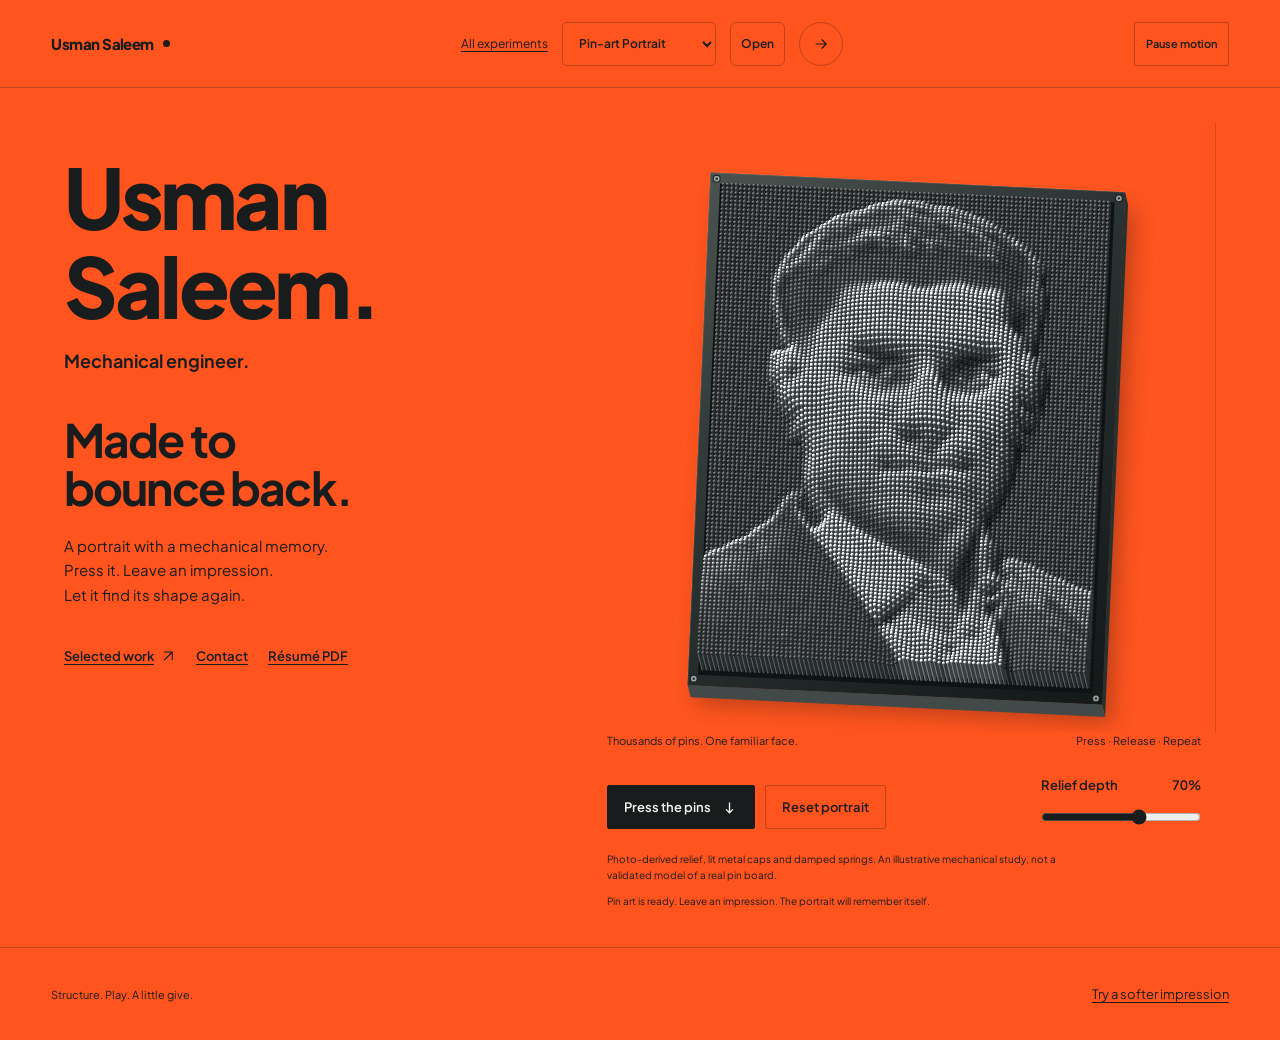
<file: experiments/pin-art/index.html>
<!doctype html>
<html lang="en"><head><meta charset="utf-8"><meta name="viewport" content="width=device-width, initial-scale=1"><meta name="robots" content="noindex,nofollow"><meta name="theme-color" content="#ff541e"><title>Pin art — Usman Saleem</title><meta name="description" content="A mechanical portrait in pins. Press, release, and explore Usman Saleem's work."><link rel="stylesheet" href="../shared/base.css"><link rel="stylesheet" href="./style.css?v=material-2"></head><body><header data-review-nav></header>
<main class="pin-layout"><section class="pin-intro" aria-labelledby="identity"><h1 id="identity">Usman<br>Saleem.</h1><p class="profession">Mechanical engineer.</p><p class="pin-statement">Made to<br>bounce back.</p><p class="pin-copy">A portrait with a mechanical memory.<br>Press it. Leave an impression.<br>Let it find its shape again.</p><nav class="portfolio-links" aria-label="Portfolio"><a href="../../#showcase">Selected work <svg viewBox="0 0 20 20" aria-hidden="true"><path d="M4 15 15 4M4 4h11v11"/></svg></a><a href="../../#contact">Contact</a><a href="../../assets/Usman_Saleem_MEng_Resume.pdf">Résumé PDF</a></nav></section>
<figure class="pin-figure"><div class="pin-stage" data-stage><p class="portrait-message">A portrait with memory.<span>Preparing the portrait…</span></p><img class="portrait-fallback" src="../../assets/headshot.jpg" alt="Usman Saleem, the source portrait for this mechanical relief"><canvas id="experiment-canvas" aria-label="Metal pin-board portrait. Press and drag to flatten local pins. Release and they spring back. Enter or Space presses the center." aria-describedby="pin-instructions"></canvas></div><figcaption id="pin-instructions"><span>Thousands of pins. One familiar face.</span><span>Press · Release · Repeat</span></figcaption></figure>
<div class="pin-controls"><button id="play-experiment" type="button">Press the pins <svg viewBox="0 0 20 20" aria-hidden="true"><path d="M10 3v12m-4-4 4 4 4-4"/></svg></button><button id="reset-experiment" type="button">Reset portrait</button><label for="relief-depth">Relief depth <output id="depth-value" for="relief-depth">70%</output><input id="relief-depth" type="range" min="20" max="100" value="70"></label><p class="experiment-note">Photo-derived relief, lit metal caps and damped springs. An illustrative mechanical study, not a validated model of a real pin board.</p><p data-status class="pin-status"></p></div></main><footer class="site-footer"><span>Structure. Play. A little give.</span><a href="../wet-ink/">Try a softer impression</a></footer><script type="module" src="./app.js?v=material-2"></script></body></html>
</file>
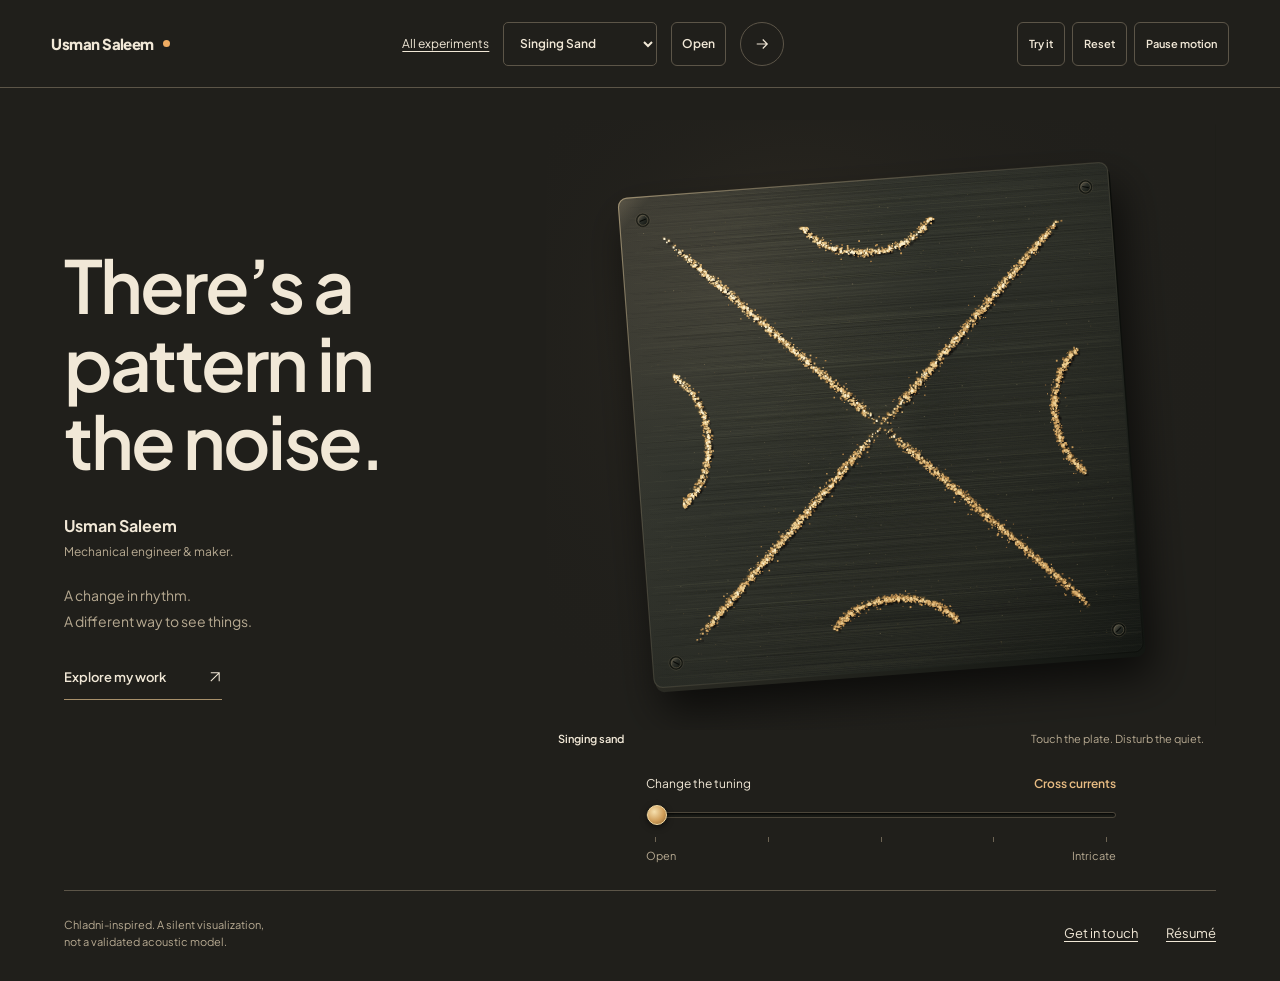
<file: experiments/singing-sand/index.html>
<!doctype html>
<html lang="en">
<head>
  <meta charset="utf-8">
  <meta name="viewport" content="width=device-width, initial-scale=1">
  <meta name="robots" content="noindex,nofollow">
  <meta name="theme-color" content="#201f1b">
  <meta name="description" content="Usman Saleem — mechanical engineer and maker. Tune a silent, Chladni-inspired plate and watch grains find a new pattern.">
  <title>Singing Sand — Usman Saleem</title>
  <link rel="stylesheet" href="../shared/base.css">
  <link rel="stylesheet" href="./style.css?v=material-2">
</head>
<body class="sand-page">
  <header data-review-nav></header>
  <main id="main">
    <section class="sand-experience" aria-labelledby="page-title">
      <div class="sand-copy">
        <h1 id="page-title">There’s a <br>pattern in <br>the noise.</h1>
        <p class="identity">Usman Saleem<span>Mechanical engineer &amp; maker.</span></p>
        <p class="invitation">A change in rhythm.<br>A different way to see things.</p>
        <a class="work-link" href="../../#showcase">Explore my work <svg width="14" height="14" viewBox="0 0 20 20" fill="none" stroke="currentColor" stroke-width="1.5" aria-hidden="true"><path d="M4 16 16 4M4 4h12v12"/></svg></a>
      </div>
      <div class="sand-instrument">
        <div class="plate-stage" data-stage>
          <canvas id="experiment-canvas" aria-label="Warm sand grains gathering along nodal patterns on a dark metal plate. Touch to scatter the grains or change the tuning below."></canvas>
          <p class="stage-fallback" data-fallback>The sand plate needs canvas to run. You can still explore Usman’s work and résumé.</p>
        </div>
        <div class="plate-caption"><span>Singing sand</span><span>Touch the plate. Disturb the quiet.</span></div>
        <div class="tuning">
          <div class="tuning-top"><label for="sand-tuning">Change the tuning</label><output id="mode-name" for="sand-tuning">Cross currents</output></div>
          <input id="sand-tuning" type="range" min="0" max="4" step="1" value="0" aria-valuetext="Cross currents">
          <div class="tuning-bottom"><span>Open</span><span>Intricate</span></div>
        </div>
      </div>
    </section>
    <footer class="sand-footer"><p>Chladni-inspired. A silent visualization,<br>not a validated acoustic model.</p><nav aria-label="Portfolio"><a href="../../#contact">Get in touch</a><a href="../../assets/Usman_Saleem_MEng_Resume.pdf">Résumé</a></nav></footer>
  </main>
  <script type="module" src="./app.js?v=material-2"></script>
</body>
</html>
</file>
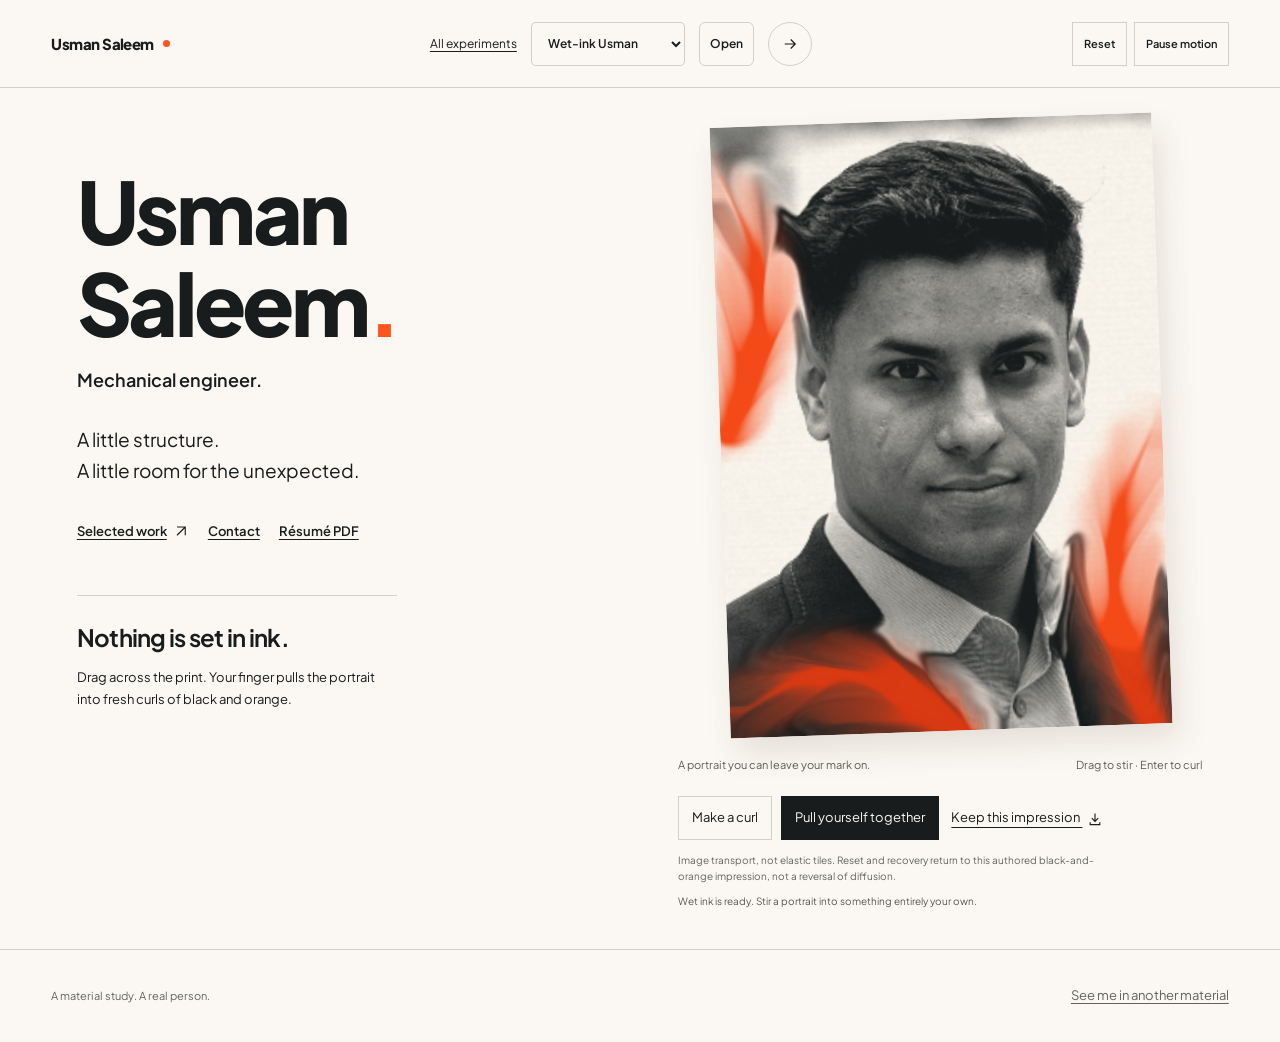
<file: experiments/wet-ink/index.html>
<!doctype html>
<html lang="en"><head><meta charset="utf-8"><meta name="viewport" content="width=device-width, initial-scale=1"><meta name="robots" content="noindex,nofollow"><meta name="theme-color" content="#fbf8f3"><title>Wet ink — Usman Saleem</title><meta name="description" content="An interactive portrait print by Usman Saleem, mechanical engineer."><link rel="stylesheet" href="../shared/base.css"><link rel="stylesheet" href="./style.css?v=material-2"></head>
<body><header data-review-nav></header>
<main class="ink-layout">
 <section class="ink-intro" aria-labelledby="identity"><h1 id="identity">Usman<br>Saleem<span class="name-dot">.</span></h1><p class="profession">Mechanical engineer.</p><p class="intro-copy">A little structure.<br>A little room for the unexpected.</p><nav class="portfolio-links" aria-label="Portfolio"><a href="../../#showcase">Selected work <svg viewBox="0 0 20 20" aria-hidden="true"><path d="M4 15 15 4M4 4h11v11"/></svg></a><a href="../../#contact">Contact</a><a href="../../assets/Usman_Saleem_MEng_Resume.pdf">Résumé PDF</a></nav><div class="ink-caption"><p>Nothing is set in ink.</p><span>Drag across the print. Your finger pulls the portrait into fresh curls of black and orange.</span></div></section>
 <figure class="print-figure"><div class="print-stage" data-stage><p class="portrait-message">An open impression.<span>Preparing the portrait…</span></p><img class="portrait-fallback" src="../../assets/headshot.jpg" alt="Usman Saleem in a blue suit, photographed outdoors"><canvas id="experiment-canvas" aria-label="Interactive wet-ink portrait. Drag to smear ink, or press Enter or Space to make a curl." aria-describedby="ink-instructions"></canvas><span class="print-edge" aria-hidden="true">USMAN SALEEM / AN OPEN IMPRESSION</span></div><figcaption id="ink-instructions">A portrait you can leave your mark on.<span>Drag to stir · Enter to curl</span></figcaption></figure>
 <div class="ink-actions"><button id="play-experiment" type="button">Make a curl</button><button id="reform-portrait" type="button">Pull yourself together</button><button id="keep-impression" type="button">Keep this impression <svg viewBox="0 0 20 20" aria-hidden="true"><path d="M10 3v10m-4-4 4 4 4-4M4 14v3h12v-3"/></svg></button><p class="experiment-note">Image transport, not elastic tiles. Reset and recovery return to this authored black-and-orange impression, not a reversal of diffusion.</p><p data-status class="ink-status"></p></div>
</main><footer class="site-footer"><span>A material study. A real person.</span><a href="../pin-art/">See me in another material</a></footer><script type="module" src="./app.js?v=material-2"></script></body></html>
</file>
<file: css/face.css>
/* The portrait: the photograph in the shape it sits in, the canvas the engine
 * draws him on, and the props his idle acts bring along. The markup is
 * template-parts/content/portrait.php; assets/js/face/javi.js brings it to
 * life. `.plush` is the picture's own square: give it a width and it does
 * the rest.
 *
 * The shape's geometry is defined here and nowhere else, as fractions of the
 * picture: its centre (--frame-x, --frame-y), half its width (--frame-r) and
 * its top edge (--frame-top). The engine reads the same numbers to clip him.
 */
.plush {
  --frame-x: 0.5;
  --frame-y: 0.57;
  --frame-r: 0.43;
  --frame-top: calc(var(--frame-y) - var(--frame-r));
  --frame-left: calc(var(--frame-x) - var(--frame-r));
  --frame-right: calc(1 - var(--frame-x) - var(--frame-r));
  position: relative;
  aspect-ratio: 1;
  /* His props are sized against him (cqw), so they stay in proportion on a
   * phone and on a desk. */
  container-type: inline-size;
  /* Pressing and holding him is how a finger takes hold: it mustn't select
   * anything, call up a menu, or flash the tap highlight. */
  user-select: none;
  -webkit-user-select: none;
  -webkit-touch-callout: none;
  -webkit-tap-highlight-color: transparent;
}
.plush[data-frame="square"] { --frame-y: 0.5; --frame-r: 0.42; --frame-top: 0.36; }

/* What he sits in: a disc, or a block that runs to the bottom of the picture. */
.plush-frame {
  position: absolute;
  left: calc(var(--frame-left) * 100%); top: calc(var(--frame-top) * 100%);
  width: calc(var(--frame-r) * 200%); height: calc(var(--frame-r) * 200%);
  border-radius: 50%;
  /* The theme's orange (resources/css/tokens.css) where its stylesheet is
   * loaded; the same value on pages that stand alone, like the Face Lab. */
  background: var(--color-orange, #fa5b01);
}
.plush[data-frame="square"] .plush-frame { height: auto; bottom: 0; border-radius: 0; }
.plush[data-frame="none"] .plush-frame { display: none; }

/* The photograph, clipped the way the engine clips him: to the shape's
 * sides and bottom, open at the top so his head pops out. This is what shows
 * until he's live, and all that shows without JavaScript or WebGL. */
.plush[data-frame="circle"] > :is(img, .plush-hit) {
  clip-path: inset(
    0 calc(var(--frame-right) * 100%) calc((1 - var(--frame-y) - var(--frame-r)) * 100%) calc(var(--frame-left) * 100%)
    round 0 0 calc(var(--frame-r) * 100%) calc(var(--frame-r) * 100%)
  );
}
.plush[data-frame="square"] > :is(img, .plush-hit) {
  clip-path: inset(0 calc(var(--frame-right) * 100%) 0 calc(var(--frame-left) * 100%));
}

.plush > img {
  position: absolute;
  inset: 0;
  width: 100%;
  height: 100%;
  display: none !important;
  visibility: hidden !important;
}

.plush.no-webgl > img {
  display: block !important;
  visibility: visible !important;
  z-index: 2;
}

.plush-hit { position: absolute; inset: 0; width: 100%; height: 100%; }
/* Where he can be touched (a button with nothing of a button's looks): the
 * same shape, so a finger in the empty corners is the page's. On him, swipes
 * up and down still scroll the page and pinches still zoom it; sideways
 * swipes, and a finger that rests on him, take hold (the engine sees to
 * that). */
.plush-hit {
  z-index: 3; display: block; margin: 0; padding: 0; border: 0; border-radius: 0;
  appearance: none; -webkit-appearance: none; background: none; color: inherit; font: inherit;
  touch-action: pan-y pinch-zoom; outline: 0;
}
/* While his skin is well out of place it can be touched wherever it has got
 * to inside his picture; the engine works out whether a touch is on him. */
.plush.is-stretched > .plush-hit { clip-path: none; }
/* Reached with the keyboard, the shape he sits in shows it: a ring of two
 * colours, so it reads on a light page and on a dark one. */
.plush:has(.plush-hit:focus-visible) .plush-frame,
.plush[data-frame="none"]:has(.plush-hit:focus-visible) { outline: 3px solid #0a0a0a; outline-offset: 3px; box-shadow: 0 0 0 9px #fff; }
/* The canvas is bigger than the picture by the engine's `pad` (--plush-pad,
 * which the engine sets on it) on every side, so stretched skin has
 * somewhere to go. It never takes the pointer. */
.plush canvas {
  position: absolute; z-index: 2;
  left: calc(var(--plush-pad) * -100%); top: calc(var(--plush-pad) * -100%);
  width: calc(100% + var(--plush-pad) * 200%); height: calc(100% + var(--plush-pad) * 200%);
  pointer-events: none;
}
/* The photograph is what shows until the engine is running, and if it can't. */
.plush.is-live > img { visibility: hidden; }

/* --- Props ---------------------------------------------------------------- */

/* Sizes are fractions of his picture's width (cqw), with a fixed size
 * ahead of each for browsers that don't know the unit. */

/* The phantom hand that comes to tug his cheek: a cursor where there's a
 * mouse, a fingertip on a touch screen. */
.plush-ghost {
  position: absolute; left: 0; top: 0; z-index: 5;
  width: 1.75rem; height: 1.75rem;
  width: clamp(1.2rem, 4.4cqw, 2.25rem); height: clamp(1.2rem, 4.4cqw, 2.25rem);
  pointer-events: none; opacity: 0; transition: opacity .18s;
  filter: drop-shadow(0 2px 3px rgba(0, 0, 0, .35));
  will-change: transform;
}
.plush-ghost path { fill: #fff; stroke: #0a0a0a; stroke-width: 1.6; stroke-linejoin: round; }
.plush-ghost.is-here { opacity: 1; }
.plush-ghost .grab,
.plush-ghost .tip,
.plush-ghost.is-gripping .open { display: none; }
.plush-ghost.is-gripping .grab { display: block; }
/* `.is-touch` (from javi.js): the visitor is using fingers. */
.plush.is-touch .plush-ghost { width: 2.6rem; height: 2.6rem; width: clamp(2.2rem, 12cqw, 3.4rem); height: clamp(2.2rem, 12cqw, 3.4rem); filter: none; }
.plush.is-touch .plush-ghost path { display: none; }
.plush.is-touch .plush-ghost .tip {
  display: block;
  fill: rgba(255, 255, 255, .45); stroke: rgba(255, 255, 255, .95); stroke-width: 2;
  paint-order: stroke; filter: drop-shadow(0 0 1.5px rgba(0, 0, 0, .6));
  transform-box: fill-box; transform-origin: center; transition: transform .12s ease-out, fill .12s;
}
.plush.is-touch .plush-ghost.is-gripping .tip { transform: scale(.78); fill: rgba(255, 255, 255, .8); }

/* The fly. Its wings beat about their hinges in flight and fold back along
 * the body once it lands. The pale edge keeps it visible on a dark page. */
.plush-fly {
  position: absolute; left: 0; top: 0; z-index: 5;
  width: 1.9rem; height: 1.9rem;
  width: clamp(1.25rem, 4.75cqw, 2.4rem); height: clamp(1.25rem, 4.75cqw, 2.4rem);
  pointer-events: none; opacity: 0;
  will-change: transform;
}
.plush-fly.is-here { opacity: 1; }
.plush-fly .body { fill: #0a0a0a; stroke: rgba(255, 255, 255, .7); stroke-width: .7; paint-order: stroke; }
.plush-fly .eye { fill: var(--color-orange, #fa5b01); }
.plush-fly .wing { fill: rgba(255, 255, 255, .85); stroke: #0a0a0a; stroke-width: 1; transform-box: view-box; }
.plush-fly .wing.left { transform-origin: 15px 15px; }
.plush-fly .wing.right { transform-origin: 17px 15px; }
.plush-fly.is-here .wing.left { animation: plush-wing-left 40ms linear infinite alternate; }
.plush-fly.is-here .wing.right { animation: plush-wing-right 40ms linear infinite alternate; }
.plush-fly.is-landed .wing.left { animation: none; transform: rotate(-62deg); }
.plush-fly.is-landed .wing.right { animation: none; transform: rotate(62deg); }
@keyframes plush-wing-left { from { transform: rotate(24deg); } to { transform: rotate(-20deg); } }
@keyframes plush-wing-right { from { transform: rotate(-24deg); } to { transform: rotate(20deg); } }

/* The puff of breath that sees the fly off. javi.js places it at his mouth. */
.plush-puff {
  position: absolute; z-index: 4;
  width: 4rem; height: 4rem;
  width: 10cqw; height: 10cqw;
  pointer-events: none; opacity: 0;
  animation: plush-puff 380ms ease-out forwards;
}
.plush-puff path { fill: none; stroke-linecap: round; }
.plush-puff .under { stroke: #0a0a0a; stroke-width: 5.5; }
.plush-puff .over { stroke: #fff; stroke-width: 2.6; }
@keyframes plush-puff {
  0% { opacity: 0; transform: translate(-50%, -80%) scale(.45); }
  20% { opacity: 1; }
  100% { opacity: 0; transform: translate(-50%, -135%) scale(1.15); }
}

/* Notes drifting off his lips while he whistles. Pale with a dark edge, so
 * they read on his face, on the frame and on whatever is behind it. How far
 * each drifts is its own (--drift, 0–1, from javi.js). */
.plush-note {
  --far: 12rem;
  --up: 6rem;
  position: absolute; z-index: 4;
  font: 400 2.6rem/1 "Apple Symbols", "Segoe UI Symbol", "Noto Sans Symbols 2", sans-serif;
  color: #fff;
  text-shadow: 0 0 2px #0a0a0a, 1px 1px 0 #0a0a0a, -1px 1px 0 #0a0a0a, 1px -1px 0 #0a0a0a, -1px -1px 0 #0a0a0a;
  pointer-events: none; opacity: 0;
  animation: plush-note 1.9s ease-out forwards;
}
@supports (width: 1cqw) {
  .plush-note { --far: 30cqw; --up: 15cqw; font-size: clamp(1.4rem, 6.5cqw, 3rem); }
}
@keyframes plush-note {
  0% { opacity: 0; transform: translate(0, 0) scale(.5) rotate(-8deg); }
  15% { opacity: 1; }
  100% { opacity: 0; transform: translate(calc(var(--far) * var(--drift, 1)), calc(var(--up) * -1)) scale(1.15) rotate(14deg); }
}

@media (prefers-reduced-motion: reduce) {
  .plush-fly.is-here .wing { animation: none; }
}
</file>
<file: css/style.css>
/* ==========================================================================
   usmansaleem.me Master Stylesheet
   - Warm Swiss/Braun Editorial & Electromechanical Engineering Precision
   - Live Viscoelastic Strain Gauge, Directional Telemetry & Idle Props
   - Playable ASSA ABLOY SL500 Electromechanical Door Console with Doppler Waves
   - Native <dialog> Modal with Discrete Entry/Exit Transitions
   ========================================================================== */

:root {
  --bg-page: #fbf8f3;
  --bg-card: #ffffff;
  --bg-card-subtle: #f6f3eb;
  --bg-badge: #eee9df;
  --text-main: #14171a;
  --text-muted: #5e6876;
  --text-faint: #8a96a3;

  /* Brand Accents */
  --brand-orange: #ff541e;
  --brand-orange-hover: #e04412;
  --brand-orange-light: #fff2ed;
  --brand-orange-glow: rgba(255, 84, 30, 0.28);
  --accent-cyan: #00d2ff;
  --accent-green: #10b981;
  --accent-amber: #f59e0b;
  --accent-red: #ef4444;

  /* Borders & Shadows */
  --border-light: rgba(0, 0, 0, 0.08);
  --border-subtle: rgba(0, 0, 0, 0.05);
  --shadow-card: 0 16px 36px -12px rgba(20, 23, 26, 0.06), 0 2px 6px -1px rgba(20, 23, 26, 0.04);
  --shadow-hover: 0 24px 48px -12px rgba(255, 84, 30, 0.14), 0 8px 16px -2px rgba(20, 23, 26, 0.06);
  --shadow-modal: 0 25px 60px -15px rgba(0, 0, 0, 0.45), 0 0 0 1px rgba(255, 255, 255, 0.12);

  /* Radii & Typography */
  --radius-card: 28px;
  --radius-modal: 24px;
  --radius-sm: 10px;
  --radius-pill: 9999px;
  --font-sans: 'Plus Jakarta Sans', 'Inter', -apple-system, BlinkMacSystemFont, "Segoe UI", Roboto, sans-serif;
  --font-mono: 'JetBrains Mono', ui-monospace, SFMono-Regular, Menlo, monospace;
}

*,
*::before,
*::after {
  box-sizing: border-box;
  margin: 0;
  padding: 0;
}

html {
  scroll-behavior: smooth;
  font-size: 16px;
  overflow-x: clip;
}

body {
  background-color: var(--bg-page);
  /* Architectural micro-grid background */
  background-image: radial-gradient(rgba(20, 23, 26, 0.055) 1px, transparent 1px);
  background-size: 24px 24px;
  color: var(--text-main);
  font-family: var(--font-sans);
  line-height: 1.6;
  -webkit-font-smoothing: antialiased;
  -moz-osx-font-smoothing: grayscale;
  padding: 14px 12px 64px 12px;
  overflow-x: clip;
}

@media (min-width: 640px) {
  body {
    padding: 20px 18px 80px 18px;
  }
}

.page-wrapper {
  max-width: 1040px;
  margin: 0 auto;
  width: 100%;
}

/* ==========================================================================
   Header Navigation (Floating Glass Pill + Live Status)
   ========================================================================== */

.site-nav {
  display: flex;
  justify-content: space-between;
  align-items: center;
  margin-bottom: 20px;
  padding: 8px 14px;
  background: rgba(255, 255, 255, 0.9);
  backdrop-filter: blur(14px);
  -webkit-backdrop-filter: blur(14px);
  border: 1px solid var(--border-light);
  border-radius: var(--radius-pill);
  box-shadow: 0 4px 16px rgba(0, 0, 0, 0.035);
  position: sticky;
  top: 10px;
  z-index: 100;
}

@media (min-width: 640px) {
  .site-nav {
    padding: 10px 18px;
    margin-bottom: 26px;
    top: 14px;
  }
}

.nav-brand-group {
  display: flex;
  align-items: center;
  gap: 10px;
  min-width: 0;
}

.brand-handle {
  display: inline-flex;
  align-items: center;
  gap: 8px;
  text-decoration: none;
  font-weight: 800;
  color: var(--text-main);
  font-size: 0.94rem;
  letter-spacing: -0.2px;
  white-space: nowrap;
}

.handle-dot {
  width: 9px;
  height: 9px;
  background-color: var(--brand-orange);
  border-radius: 50%;
  display: inline-block;
  flex-shrink: 0;
  box-shadow: 0 0 0 3px rgba(255, 84, 30, 0.22);
}

.status-pill {
  font-family: var(--font-mono);
  font-size: 0.65rem;
  font-weight: 700;
  color: var(--accent-green);
  background: rgba(16, 185, 129, 0.1);
  padding: 3px 9px;
  border-radius: var(--radius-pill);
  border: 1px solid rgba(16, 185, 129, 0.22);
  display: inline-flex;
  align-items: center;
  gap: 5px;
  white-space: nowrap;
}

.status-pill-dot {
  width: 6px;
  height: 6px;
  background-color: var(--accent-green);
  border-radius: 50%;
  animation: pulseDot 2s infinite;
}

@keyframes pulseDot {
  0%, 100% { opacity: 1; transform: scale(1); }
  50% { opacity: 0.4; transform: scale(0.85); }
}

.nav-links {
  display: flex;
  align-items: center;
  gap: 12px;
  list-style: none;
}

@media (min-width: 640px) {
  .nav-links {
    gap: 16px;
  }
}

.nav-link {
  text-decoration: none;
  color: var(--text-muted);
  font-weight: 600;
  font-size: 0.86rem;
  transition: color 0.15s ease;
  white-space: nowrap;
}

.nav-link:hover {
  color: var(--brand-orange);
}

@media (max-width: 640px) {
  .nav-links li:not(:last-child),
  .status-pill {
    display: none;
  }
}

.audio-toggle-btn {
  background: var(--bg-card-subtle);
  border: 1px solid var(--border-light);
  border-radius: var(--radius-pill);
  padding: 5px 11px;
  font-family: var(--font-mono);
  font-size: 0.72rem;
  font-weight: 700;
  color: var(--text-muted);
  cursor: pointer;
  display: inline-flex;
  align-items: center;
  gap: 5px;
  transition: all 0.2s ease;
  white-space: nowrap;
}

.audio-toggle-btn:hover {
  border-color: var(--brand-orange);
  color: var(--brand-orange);
  background: var(--brand-orange-light);
}

.audio-toggle-btn.muted {
  opacity: 0.6;
}

/* ==========================================================================
   Hero Card
   ========================================================================== */

.hero-card {
  background-color: var(--bg-card);
  border: 1px solid var(--border-light);
  border-radius: 22px;
  box-shadow: var(--shadow-card);
  padding: 26px 16px;
  display: grid;
  grid-template-columns: 1fr;
  gap: 26px;
  align-items: center;
  margin-bottom: 34px;
  position: relative;
  overflow: hidden;
}

@media (min-width: 640px) {
  .hero-card {
    padding: 36px 32px;
    border-radius: var(--radius-card);
  }
}

@media (min-width: 860px) {
  .hero-card {
    grid-template-columns: 1.15fr 0.85fr;
    padding: 50px 46px;
    gap: 38px;
    margin-bottom: 44px;
  }
}

.hero-stage {
  order: 1;
  display: flex;
  flex-direction: column;
  align-items: center;
  position: relative;
  min-width: 0;
  width: 100%;
}

.hero-content {
  order: 2;
  display: flex;
  flex-direction: column;
  min-width: 0;
}

@media (max-width: 859px) {
  .hero-content {
    text-align: center;
    align-items: center;
  }
}

@media (min-width: 860px) {
  .hero-content {
    order: 1;
    text-align: left;
    align-items: flex-start;
  }
  .hero-stage {
    order: 2;
  }
}

.hero-tag {
  display: inline-flex;
  align-items: center;
  gap: 6px;
  padding: 4px 12px;
  background: var(--brand-orange-light);
  color: var(--brand-orange);
  border-radius: var(--radius-pill);
  font-family: var(--font-mono);
  font-size: 0.72rem;
  font-weight: 700;
  width: fit-content;
  max-width: 100%;
  margin-bottom: 16px;
  border: 1px solid rgba(255, 84, 30, 0.16);
}

.hero-title {
  font-size: clamp(2.05rem, 7vw, 3.2rem);
  font-weight: 900;
  letter-spacing: -1.2px;
  line-height: 1.1;
  margin-bottom: 16px;
  color: var(--text-main);
}

.highlight-name {
  position: relative;
  display: inline-block;
  color: #ffffff;
  padding: 0 10px;
  z-index: 1;
}

.highlight-name::before {
  content: '';
  position: absolute;
  top: 6%;
  left: 0;
  width: 100%;
  height: 92%;
  background-color: var(--brand-orange);
  border-radius: 8px;
  z-index: -1;
  transform: rotate(-1.5deg);
}

.hero-bio {
  font-size: clamp(0.95rem, 2.5vw, 1.06rem);
  color: var(--text-muted);
  line-height: 1.62;
  margin-bottom: 18px;
  max-width: 540px;
}

.hero-bio-secondary {
  font-size: 0.93rem;
  margin-top: -6px;
  margin-bottom: 20px;
}

.hero-bio strong {
  color: var(--text-main);
  font-weight: 700;
}

/* Engineering Micro-Stats Deck */
.hero-mini-stats {
  display: flex;
  align-items: center;
  justify-content: center;
  flex-wrap: wrap;
  gap: 12px 16px;
  background: var(--bg-card-subtle);
  border: 1px solid var(--border-light);
  border-radius: 14px;
  padding: 10px 16px;
  margin-bottom: 22px;
  width: fit-content;
  max-width: 100%;
}

@media (max-width: 859px) {
  .hero-mini-stats {
    margin: 0 auto 22px auto;
  }
}

.mini-stat {
  display: flex;
  flex-direction: column;
}

.mini-stat-val {
  font-size: 1.05rem;
  font-weight: 800;
  font-family: var(--font-mono);
  color: var(--brand-orange);
  line-height: 1.15;
}

.mini-stat-lbl {
  font-size: 0.66rem;
  font-weight: 700;
  color: var(--text-faint);
  text-transform: uppercase;
}

.mini-stat-divider {
  width: 1px;
  height: 24px;
  background: var(--border-light);
}

@media (max-width: 420px) {
  .mini-stat-divider {
    display: none;
  }
  .hero-mini-stats {
    gap: 10px 18px;
    padding: 10px 12px;
  }
}

.hero-actions {
  display: flex;
  flex-wrap: wrap;
  align-items: center;
  gap: 10px;
  margin-bottom: 6px;
  width: 100%;
}

@media (max-width: 859px) {
  .hero-actions {
    justify-content: center;
  }
}

@media (max-width: 480px) {
  .hero-actions .btn-primary,
  .hero-actions .btn-secondary {
    width: 100%;
    justify-content: center;
  }
}

.btn-primary {
  background-color: var(--brand-orange);
  color: #ffffff;
  font-weight: 700;
  font-size: 0.9rem;
  padding: 11px 22px;
  border-radius: var(--radius-pill);
  text-decoration: none;
  display: inline-flex;
  align-items: center;
  gap: 8px;
  border: none;
  cursor: pointer;
  transition: all 0.2s ease;
  box-shadow: 0 6px 16px -2px rgba(255, 84, 30, 0.35);
}

.btn-primary:hover {
  background-color: var(--brand-orange-hover);
  transform: translateY(-1px);
  box-shadow: 0 8px 20px -2px rgba(255, 84, 30, 0.45);
}

.btn-secondary {
  background-color: var(--bg-card-subtle);
  color: var(--text-main);
  font-weight: 700;
  font-size: 0.9rem;
  padding: 11px 20px;
  border-radius: var(--radius-pill);
  text-decoration: none;
  display: inline-flex;
  align-items: center;
  gap: 8px;
  border: 1px solid var(--border-light);
  cursor: pointer;
  transition: all 0.2s ease;
}

.btn-secondary:hover {
  background-color: #ede9e0;
  border-color: rgba(0, 0, 0, 0.16);
}

.social-pills {
  display: flex;
  align-items: center;
  gap: 8px;
}

.social-pill {
  width: 38px;
  height: 38px;
  border-radius: 50%;
  background: var(--bg-card-subtle);
  border: 1px solid var(--border-light);
  display: flex;
  align-items: center;
  justify-content: center;
  color: var(--text-muted);
  text-decoration: none;
  transition: all 0.2s ease;
}

.social-pill:hover {
  color: var(--brand-orange);
  border-color: var(--brand-orange);
  background: var(--brand-orange-light);
  transform: translateY(-2px);
}

/* ==========================================================================
   Plush Face, Strain Telemetry & Tactile Controls
   ========================================================================== */

.plush-container {
  width: 248px;
  max-width: 72vw;
  aspect-ratio: 1;
  position: relative;
  margin: 10px auto 0 auto;
}

@media (min-width: 640px) {
  .plush-container {
    width: 296px;
  }
}

@media (min-width: 860px) {
  .plush-container {
    width: 336px;
    max-width: 100%;
    margin-top: 0;
  }
}

.plush {
  width: 100%;
  height: 100%;
  --frame-y: 0.55;
  --frame-r: 0.43;
}

.plush-frame {
  background: linear-gradient(135deg, #ff6b35 0%, #ff541e 100%);
  border-radius: 50%;
  box-shadow: 0 16px 36px rgba(255, 84, 30, 0.28);
  transition: transform 0.25s ease, box-shadow 0.25s ease;
}

.plush.is-stretched .plush-frame {
  box-shadow: 0 20px 44px rgba(255, 84, 30, 0.42);
}

.plush > img {
  object-fit: cover;
  display: none !important;
  visibility: hidden !important;
}

.plush.no-webgl > img {
  display: block !important;
  visibility: visible !important;
}

/* Speech Pitch Bubble with Pointer Beak - positioned cleanly ABOVE face */
.hero-bubble {
  position: relative;
  background: rgba(255, 255, 255, 0.98);
  backdrop-filter: blur(8px);
  border: 1.5px solid var(--border-light);
  border-radius: 14px;
  padding: 8px 14px;
  box-shadow: 0 8px 22px rgba(20, 23, 26, 0.08);
  font-size: 0.78rem;
  max-width: 310px;
  width: 100%;
  margin: 0 auto 12px auto;
  z-index: 10;
  pointer-events: auto;
  transition: transform 0.18s cubic-bezier(0.16, 1, 0.3, 1), border-color 0.2s ease, box-shadow 0.2s ease;
  text-align: center;
}

.hero-bubble.is-active {
  transform: scale(1.02) translateY(-2px);
  box-shadow: 0 12px 26px rgba(255, 84, 30, 0.16);
}

.hero-bubble::before {
  content: '';
  position: absolute;
  bottom: -6px;
  left: 50%;
  width: 10px;
  height: 10px;
  background: #ffffff;
  border-right: 1.5px solid var(--border-light);
  border-bottom: 1.5px solid var(--border-light);
  transform: translateX(-50%) rotate(45deg);
}

.hero-bubble-top {
  display: flex;
  justify-content: center;
  align-items: center;
  gap: 8px;
  margin-bottom: 3px;
}

.hero-bubble-kicker {
  font-weight: 800;
  font-family: var(--font-mono);
  color: var(--brand-orange);
  font-size: 0.68rem;
  text-transform: uppercase;
  letter-spacing: 0.4px;
}

.face-state-pill {
  font-family: var(--font-mono);
  font-size: 0.62rem;
  font-weight: 700;
  padding: 1px 7px;
  border-radius: 999px;
  background: var(--bg-card-subtle);
  color: var(--brand-orange);
  border: 1px solid rgba(255, 84, 30, 0.35);
  display: inline-flex;
  align-items: center;
  gap: 3px;
  user-select: none;
}

.hero-bubble-text {
  color: var(--text-main);
  font-weight: 600;
  line-height: 1.35;
  display: block;
}

/* Live Viscoelastic Strain Gauge Bar */
.face-telemetry-deck {
  width: 100%;
  max-width: 340px;
  margin-top: 16px;
  background: var(--bg-card-subtle);
  border: 1px solid var(--border-light);
  border-radius: 16px;
  padding: 10px 12px;
  display: flex;
  flex-direction: column;
  gap: 8px;
}

.strain-meter-header {
  display: flex;
  justify-content: space-between;
  align-items: center;
  font-family: var(--font-mono);
  font-size: 0.7rem;
  color: var(--text-muted);
}

.strain-meter-header strong {
  color: var(--text-main);
}

.strain-pct {
  font-style: normal;
  color: var(--text-faint);
  font-size: 0.66rem;
}

.strain-meter-bar {
  width: 100%;
  height: 7px;
  background: rgba(20, 23, 26, 0.08);
  border-radius: 999px;
  overflow: hidden;
  position: relative;
}

.strain-meter-fill {
  width: 0%;
  height: 100%;
  background: linear-gradient(90deg, #10b981 0%, #ff541e 65%, #ef4444 100%);
  border-radius: 999px;
  transition: width 0.06s linear;
}

/* Face Tactile Trigger Buttons */
.face-triggers-row {
  display: flex;
  flex-wrap: wrap;
  justify-content: center;
  gap: 6px;
  margin-top: 2px;
}

.face-trigger-btn {
  background: var(--bg-card);
  border: 1px solid var(--border-light);
  color: var(--text-main);
  border-radius: var(--radius-pill);
  padding: 5px 10px;
  font-family: var(--font-mono);
  font-size: 0.68rem;
  font-weight: 700;
  cursor: pointer;
  transition: all 0.15s ease;
}

.face-trigger-btn:hover,
.face-trigger-btn.active {
  background: var(--brand-orange);
  color: #ffffff;
  border-color: var(--brand-orange);
  transform: translateY(-1px);
}

.hero-subhint {
  margin-top: 10px;
  font-family: var(--font-mono);
  font-size: 0.69rem;
  color: var(--text-faint);
  text-align: center;
}

/* ==========================================================================
   Featured Badges Strip
   ========================================================================== */

.featured-strip {
  margin-bottom: 40px;
  text-align: center;
}

.featured-label {
  font-family: var(--font-mono);
  font-size: 0.7rem;
  font-weight: 700;
  text-transform: uppercase;
  letter-spacing: 1px;
  color: var(--text-faint);
  margin-bottom: 12px;
}

.featured-logos {
  display: flex;
  flex-wrap: wrap;
  justify-content: center;
  align-items: center;
  gap: 8px 10px;
}

.featured-logo-item {
  font-size: 0.8rem;
  font-weight: 800;
  color: var(--text-muted);
  padding: 6px 14px;
  background: var(--bg-card);
  border: 1px solid var(--border-subtle);
  border-radius: var(--radius-sm);
  box-shadow: 0 2px 4px rgba(0, 0, 0, 0.02);
}

/* ==========================================================================
   Project Showcase (With Interactive Category Filtering)
   ========================================================================== */

.section-head {
  margin-bottom: 20px;
  display: flex;
  flex-direction: column;
  gap: 14px;
}

@media (min-width: 680px) {
  .section-head {
    flex-direction: row;
    justify-content: space-between;
    align-items: flex-end;
  }
}

.section-title {
  font-size: clamp(1.5rem, 4vw, 1.85rem);
  font-weight: 900;
  letter-spacing: -0.6px;
  color: var(--text-main);
}

.section-subtitle {
  font-size: 0.88rem;
  color: var(--text-muted);
  margin-top: 2px;
}

.filter-pills-row {
  display: flex;
  gap: 6px;
  flex-wrap: wrap;
}

.filter-pill {
  background: var(--bg-card);
  border: 1px solid var(--border-light);
  border-radius: var(--radius-pill);
  padding: 6px 13px;
  font-family: var(--font-mono);
  font-size: 0.72rem;
  font-weight: 700;
  color: var(--text-muted);
  cursor: pointer;
  transition: all 0.15s ease;
}

.filter-pill:hover,
.filter-pill.active {
  background: var(--brand-orange);
  color: #ffffff;
  border-color: var(--brand-orange);
}

.projects-grid {
  display: grid;
  grid-template-columns: 1fr;
  gap: 18px;
  margin-bottom: 48px;
}

@media (min-width: 768px) {
  .projects-grid {
    grid-template-columns: repeat(2, 1fr);
    gap: 24px;
    margin-bottom: 56px;
  }
}

.project-card {
  container-type: inline-size;
  background: var(--bg-card);
  border: 1px solid var(--border-light);
  border-radius: 18px;
  padding: 24px 20px;
  box-shadow: var(--shadow-card);
  display: flex;
  flex-direction: column;
  justify-content: space-between;
  position: relative;
  transition: transform 0.2s ease, box-shadow 0.2s ease, border-color 0.2s ease, opacity 0.25s ease;
}

.project-card.hidden-filter {
  display: none !important;
}

@media (min-width: 640px) {
  .project-card {
    border-radius: 22px;
    padding: 30px;
  }
}

.project-card:hover {
  transform: translateY(-3px);
  box-shadow: var(--shadow-hover);
  border-color: rgba(255, 84, 30, 0.35);
}

.project-card:has(a.card-link) {
  position: relative;
}

.project-card a.card-link {
  text-decoration: none;
  color: inherit;
}

.project-card a.card-link::after {
  content: "";
  position: absolute;
  inset: 0;
  border-radius: 22px;
}

.project-card a:not(.card-link),
.project-card button {
  position: relative;
  z-index: 2;
}

.project-meta {
  display: flex;
  justify-content: space-between;
  align-items: center;
  gap: 8px;
  margin-bottom: 12px;
}

.project-badge {
  font-family: var(--font-mono);
  font-size: 0.68rem;
  font-weight: 700;
  padding: 3px 8px;
  border-radius: 5px;
  background: var(--bg-card-subtle);
  color: var(--brand-orange);
}

.project-metric {
  font-family: var(--font-mono);
  font-size: 0.7rem;
  font-weight: 700;
  color: var(--accent-green);
}

.project-title {
  font-size: 1.22rem;
  font-weight: 800;
  letter-spacing: -0.3px;
  margin-bottom: 8px;
  color: var(--text-main);
  line-height: 1.28;
}

.project-desc {
  font-size: 0.88rem;
  color: var(--text-muted);
  line-height: 1.58;
}

.project-footer {
  display: flex;
  justify-content: space-between;
  align-items: center;
  margin-top: 18px;
  flex-wrap: wrap;
  gap: 10px;
}

.project-tags {
  display: flex;
  flex-wrap: wrap;
  gap: 6px;
}

.project-tag {
  font-family: var(--font-mono);
  font-size: 0.69rem;
  color: var(--text-faint);
  background: var(--bg-card-subtle);
  padding: 3px 8px;
  border-radius: 5px;
}

.project-cad-btn {
  padding: 6px 14px;
  font-size: 0.78rem;
}

/* ==========================================================================
   Playable ASSA ABLOY SL500 Sliding Door Hardware Simulator Console
   ========================================================================== */

.sl500-simulator-card {
  background: linear-gradient(145deg, #131722 0%, #080b11 100%);
  border: 1px solid rgba(255, 255, 255, 0.12);
  border-radius: 22px;
  box-shadow: 0 22px 50px rgba(10, 14, 22, 0.45);
  padding: 24px 16px;
  margin-bottom: 48px;
  color: #ffffff;
}

@media (min-width: 768px) {
  .sl500-simulator-card {
    border-radius: var(--radius-card);
    padding: 36px 40px;
    margin-bottom: 56px;
  }
}

.simulator-header {
  display: flex;
  justify-content: space-between;
  align-items: flex-start;
  flex-wrap: wrap;
  gap: 14px;
  margin-bottom: 20px;
  border-bottom: 1px solid rgba(255, 255, 255, 0.08);
  padding-bottom: 16px;
}

.sim-kicker-tag {
  background: rgba(255, 84, 30, 0.18);
  color: #ff7a4d;
  border-color: rgba(255, 84, 30, 0.3);
  margin-bottom: 8px;
}

.sim-live-dot {
  width: 7px;
  height: 7px;
  border-radius: 50%;
  background: #ff541e;
  box-shadow: 0 0 8px #ff541e;
}

.sim-title-group h3 {
  font-size: clamp(1.18rem, 3.5vw, 1.4rem);
  font-weight: 800;
  letter-spacing: -0.3px;
  margin-bottom: 2px;
}

.sim-title-group p {
  color: #94a3b8;
  font-size: 0.84rem;
}

.sim-telemetry-readout {
  display: flex;
  align-items: center;
  flex-wrap: wrap;
  gap: 8px 14px;
  font-family: var(--font-mono);
  font-size: 0.72rem;
  color: #94a3b8;
  background: rgba(255, 255, 255, 0.04);
  border: 1px solid rgba(255, 255, 255, 0.08);
  padding: 8px 12px;
  border-radius: 12px;
}

.sim-telemetry-item strong {
  color: #ffffff;
}

.sim-telemetry-item .beam-status-armed {
  color: var(--accent-green); /* no !important: the simulator script recolours this for LOCKED / BLOCKED / TRANSIT */
}

.door-viewport-stage {
  width: 100%;
  height: 200px;
  background: #05070b;
  border: 1px solid rgba(255, 255, 255, 0.1);
  border-radius: 16px;
  position: relative;
  overflow: hidden;
  margin-bottom: 20px;
  display: flex;
  justify-content: center;
  align-items: center;
  user-select: none;
}

.door-stage-grid {
  position: absolute;
  inset: 0;
  background-image:
    linear-gradient(to right, rgba(255, 255, 255, 0.03) 1px, transparent 1px),
    linear-gradient(to bottom, rgba(255, 255, 255, 0.03) 1px, transparent 1px);
  background-size: 20px 20px;
  pointer-events: none;
}

/* Door Overhead Track / SL500 Header Profile */
.door-track-beam {
  position: absolute;
  top: 10px;
  left: 16px;
  right: 16px;
  height: 20px;
  background: linear-gradient(180deg, #333e52 0%, #1e2634 100%);
  border-radius: 5px;
  border: 1px solid rgba(255, 255, 255, 0.18);
  box-shadow: 0 4px 12px rgba(0, 0, 0, 0.6);
  display: flex;
  align-items: center;
  justify-content: space-between;
  padding: 0 10px;
  z-index: 3;
}

.track-model-label {
  font-family: var(--font-mono);
  font-size: 0.58rem;
  font-weight: 700;
  color: #94a3b8;
  letter-spacing: 0.5px;
}

.track-lock-badge {
  font-family: var(--font-mono);
  font-size: 0.56rem;
  font-weight: 700;
  color: var(--accent-green);
}

/* Microwave Doppler Radar Sensor + Emitted Waves */
.door-radar-sensor {
  position: absolute;
  top: 26px;
  left: 50%;
  transform: translateX(-50%);
  width: 38px;
  height: 11px;
  background: #ff541e;
  border-radius: 0 0 6px 6px;
  box-shadow: 0 0 14px rgba(255, 84, 30, 0.85);
  z-index: 4;
  display: flex;
  justify-content: center;
  align-items: center;
}

.radar-wave {
  position: absolute;
  top: 4px;
  width: 24px;
  height: 24px;
  border-radius: 50%;
  border: 1.5px solid rgba(255, 84, 30, 0.55);
  opacity: 0;
  pointer-events: none;
}

.door-viewport-stage.radar-active .radar-wave,
.door-viewport-stage.is-open .radar-wave {
  animation: radarDoppler 1.5s ease-out infinite;
}

.door-viewport-stage.radar-active .wave-2,
.door-viewport-stage.is-open .wave-2 {
  animation-delay: 0.45s;
}

.door-viewport-stage.radar-active .wave-3,
.door-viewport-stage.is-open .wave-3 {
  animation-delay: 0.9s;
}

@keyframes radarDoppler {
  0% {
    transform: scale(0.5);
    opacity: 0.9;
  }
  100% {
    transform: scale(4.2);
    opacity: 0;
  }
}

/* Dual Sliding Glass Leaves */
.door-leaf-container {
  width: 280px;
  max-width: 86%;
  height: 146px;
  position: relative;
  display: flex;
  justify-content: center;
  top: 12px;
  z-index: 2;
}

.door-leaf {
  width: calc(50% - 6px);
  height: 100%;
  background: linear-gradient(160deg, rgba(0, 210, 255, 0.16) 0%, rgba(0, 210, 255, 0.06) 100%);
  border: 2px solid rgba(0, 210, 255, 0.45);
  backdrop-filter: blur(4px);
  position: absolute;
  top: 0;
  transition: transform 0.68s cubic-bezier(0.16, 1, 0.3, 1), border-color 0.25s ease;
  box-shadow: inset 0 0 18px rgba(0, 210, 255, 0.12);
  display: flex;
  flex-direction: column;
  align-items: center;
  justify-content: center;
}

.door-leaf.left {
  left: 6px;
  transform: translateX(0);
}

.door-leaf.right {
  right: 6px;
  transform: translateX(0);
}

/* Sliding Opened State */
.door-viewport-stage.is-open .door-leaf.left {
  transform: translateX(-82%);
}

.door-viewport-stage.is-open .door-leaf.right {
  transform: translateX(82%);
}

/* Tripped / Fault State */
.door-viewport-stage.is-tripped .door-leaf {
  border-color: rgba(239, 68, 68, 0.75);
}

.door-safety-stripe {
  position: absolute;
  top: 46%;
  width: 100%;
  height: 6px;
  background: repeating-linear-gradient(
    -45deg,
    rgba(255, 255, 255, 0.22),
    rgba(255, 255, 255, 0.22) 6px,
    transparent 6px,
    transparent 12px
  );
}

.door-handle-decal {
  width: 4px;
  height: 36px;
  background: rgba(255, 255, 255, 0.5);
  border-radius: 2px;
  z-index: 1;
}

.leaf-code {
  position: absolute;
  bottom: 8px;
  font-family: var(--font-mono);
  font-size: 0.55rem;
  color: rgba(226, 232, 240, 0.55);
}

/* Photocell Laser Beam & Nodes */
.photocell-node {
  position: absolute;
  bottom: 20px;
  width: 8px;
  height: 12px;
  background: #10b981;
  border-radius: 2px;
  z-index: 4;
  box-shadow: 0 0 8px #10b981;
}

.photocell-node.left {
  left: 12px;
}

.photocell-node.right {
  right: 12px;
}

.photocell-beam {
  position: absolute;
  bottom: 24px;
  left: 16px;
  right: 16px;
  height: 3px;
  background: rgba(16, 185, 129, 0.55);
  box-shadow: 0 0 10px rgba(16, 185, 129, 0.9);
  cursor: pointer;
  z-index: 3;
  display: flex;
  justify-content: center;
  align-items: center;
  transition: background 0.2s ease, box-shadow 0.2s ease;
}

.photocell-label {
  font-family: var(--font-mono);
  font-size: 0.58rem;
  font-weight: 700;
  background: rgba(5, 7, 11, 0.85);
  color: #10b981;
  padding: 2px 8px;
  border-radius: 999px;
  border: 1px solid rgba(16, 185, 129, 0.35);
  transform: translateY(-10px);
  pointer-events: none;
  white-space: nowrap;
}

.door-viewport-stage.is-open .photocell-beam {
  background: rgba(255, 84, 30, 0.75);
  box-shadow: 0 0 12px #ff541e;
}

.door-viewport-stage.is-open .photocell-label {
  color: #ff7a4d;
  border-color: rgba(255, 84, 30, 0.45);
}

.door-viewport-stage.is-tripped .photocell-beam {
  background: #ef4444;
  box-shadow: 0 0 16px #ef4444;
}

.door-viewport-stage.is-tripped .photocell-node {
  background: #ef4444;
  box-shadow: 0 0 10px #ef4444;
}

.door-viewport-stage.is-tripped .photocell-label {
  color: #fca5a5;
  border-color: rgba(239, 68, 68, 0.65);
  background: rgba(127, 29, 29, 0.9);
}

/* Controls & Telemetry Readouts */
.simulator-console-row {
  display: flex;
  justify-content: space-between;
  align-items: center;
  flex-wrap: wrap;
  gap: 14px;
}

.sim-actions-group {
  display: flex;
  align-items: center;
  gap: 10px;
  flex-wrap: wrap;
}

.sim-btn-trigger {
  background: var(--brand-orange);
  color: #ffffff;
  border: none;
  font-family: var(--font-mono);
  font-weight: 700;
  font-size: 0.8rem;
  padding: 10px 16px;
  border-radius: var(--radius-pill);
  cursor: pointer;
  display: inline-flex;
  align-items: center;
  gap: 8px;
  transition: all 0.2s ease;
  box-shadow: 0 4px 12px rgba(255, 84, 30, 0.4);
}

.sim-btn-trigger:hover {
  background: var(--brand-orange-hover);
  transform: translateY(-1px);
}

.sim-btn-obstruction {
  background: rgba(245, 158, 11, 0.14);
  color: #fbbf24;
  border: 1px solid rgba(245, 158, 11, 0.35);
  font-family: var(--font-mono);
  font-weight: 700;
  font-size: 0.76rem;
  padding: 9px 14px;
  border-radius: var(--radius-pill);
  cursor: pointer;
  display: inline-flex;
  align-items: center;
  gap: 6px;
  transition: all 0.2s ease;
}

.sim-btn-obstruction:hover {
  background: rgba(239, 68, 68, 0.22);
  color: #fca5a5;
  border-color: #ef4444;
  transform: translateY(-1px);
}

.sim-mode-group {
  display: flex;
  flex-wrap: wrap;
  background: rgba(255, 255, 255, 0.06);
  border: 1px solid rgba(255, 255, 255, 0.1);
  border-radius: 16px;
  padding: 3px;
}

.sim-mode-btn {
  background: transparent;
  border: none;
  color: #94a3b8;
  font-family: var(--font-mono);
  font-size: 0.7rem;
  font-weight: 700;
  padding: 6px 11px;
  border-radius: var(--radius-pill);
  cursor: pointer;
  transition: all 0.15s ease;
}

.sim-mode-btn.active {
  background: rgba(255, 255, 255, 0.16);
  color: #ffffff;
}

.sim-cad-launch-btn {
  background: rgba(255, 255, 255, 0.06);
  border-color: rgba(255, 255, 255, 0.2);
  color: #ffffff;
  font-size: 0.8rem;
  padding: 9px 16px;
}

.sim-cad-launch-btn:hover {
  background: var(--brand-orange);
  border-color: var(--brand-orange);
  color: #ffffff;
}

/* ==========================================================================
   About & Credentials Section
   ========================================================================== */

.about-card {
  background: var(--bg-card);
  border: 1px solid var(--border-light);
  border-radius: 22px;
  box-shadow: var(--shadow-card);
  padding: 28px 20px;
  margin-bottom: 48px;
  display: grid;
  grid-template-columns: 1fr;
  gap: 28px;
}

@media (min-width: 800px) {
  .about-card {
    border-radius: var(--radius-card);
    padding: 46px;
    margin-bottom: 56px;
    grid-template-columns: 1fr 1fr;
    gap: 46px;
  }
}

.about-col h3 {
  font-size: 1.25rem;
  font-weight: 800;
  margin-bottom: 12px;
  color: var(--text-main);
}

.about-col p {
  color: var(--text-muted);
  font-size: 0.92rem;
  line-height: 1.65;
  margin-bottom: 14px;
}

.about-kicker {
  font-family: var(--font-mono);
  font-size: 0.74rem !important;
  font-weight: 700;
  color: var(--text-faint) !important;
  letter-spacing: 0.5px;
}

.skills-cloud {
  display: flex;
  flex-wrap: wrap;
  gap: 6px;
  margin-top: 12px;
}

.skill-pill {
  font-family: var(--font-mono);
  font-size: 0.73rem;
  font-weight: 600;
  padding: 5px 10px;
  border-radius: var(--radius-pill);
  background: var(--bg-card-subtle);
  color: var(--text-main);
  border: 1px solid var(--border-light);
}

.skill-pill.featured {
  background: var(--brand-orange-light);
  color: var(--brand-orange);
  border-color: rgba(255, 84, 30, 0.22);
}

.about-cta-wrap {
  margin-top: 26px;
}

.about-resume-btn {
  width: 100%;
  justify-content: center;
}

/* ==========================================================================
   Connect / Contact Section
   ========================================================================== */

.contact-section {
  background: var(--bg-card);
  border: 1px solid var(--border-light);
  border-radius: 22px;
  box-shadow: var(--shadow-card);
  padding: 28px 20px;
  margin-bottom: 48px;
  display: flex;
  flex-direction: column;
  text-align: center;
  align-items: center;
  gap: 20px;
}

@media (min-width: 768px) {
  .contact-section {
    border-radius: var(--radius-card);
    padding: 40px 48px;
    margin-bottom: 56px;
    flex-direction: row;
    justify-content: space-between;
    text-align: left;
  }
}

.contact-left h3 {
  font-size: 1.3rem;
  font-weight: 800;
  margin-bottom: 4px;
}

.contact-left p {
  font-size: 0.88rem;
  color: var(--text-muted);
}

.contact-actions {
  display: flex;
  align-items: center;
  justify-content: center;
  gap: 10px;
  flex-wrap: wrap;
}

.copy-email-btn {
  background: var(--bg-card-subtle);
  border: 1px solid var(--border-light);
  color: var(--text-main);
  padding: 10px 18px;
  border-radius: var(--radius-pill);
  font-size: 0.86rem;
  font-weight: 700;
  cursor: pointer;
  display: inline-flex;
  align-items: center;
  gap: 6px;
  transition: all 0.2s ease;
}

.copy-email-btn:hover {
  border-color: var(--brand-orange);
  color: var(--brand-orange);
  background: var(--brand-orange-light);
}

/* ==========================================================================
   Native <dialog> Modal Component
   ========================================================================== */

dialog#cad-dialog {
  margin: auto;
  padding: 0;
  border: 1px solid rgba(255, 255, 255, 0.14);
  border-radius: var(--radius-modal);
  background: #0d1117;
  color: #f8fafc;
  width: 92vw;
  max-width: 960px;
  height: 80vh;
  box-shadow: var(--shadow-modal);
  display: none;
  flex-direction: column;
  overflow: hidden;

  opacity: 0;
  scale: 0.96;
  transition:
    opacity 0.28s ease-out,
    scale 0.28s ease-out,
    display 0.28s allow-discrete,
    overlay 0.28s allow-discrete;
}

dialog#cad-dialog[open] {
  display: flex;
  opacity: 1;
  scale: 1;
}

@starting-style {
  dialog#cad-dialog[open] {
    opacity: 0;
    scale: 0.96;
  }
}

dialog:modal {
  overscroll-behavior: contain;
}

dialog#cad-dialog::backdrop {
  background: rgba(10, 14, 22, 0.76);
  backdrop-filter: blur(8px);
  -webkit-backdrop-filter: blur(8px);
  opacity: 0;
  transition:
    opacity 0.28s ease-out,
    overlay 0.28s allow-discrete,
    display 0.28s allow-discrete;
  overflow: hidden;
  overscroll-behavior: contain;
}

dialog#cad-dialog[open]::backdrop {
  opacity: 1;
}

@starting-style {
  dialog#cad-dialog[open]::backdrop {
    opacity: 0;
  }
}

.dialog-header {
  padding: 14px 20px;
  background: #161b22;
  border-bottom: 1px solid rgba(255, 255, 255, 0.08);
  display: flex;
  justify-content: space-between;
  align-items: center;
  gap: 12px;
}

.dialog-title {
  font-size: 0.92rem;
  font-weight: 800;
  letter-spacing: -0.2px;
}

.dialog-close-btn {
  background: rgba(255, 255, 255, 0.08);
  border: 1px solid rgba(255, 255, 255, 0.15);
  color: #94a3b8;
  width: 30px;
  height: 30px;
  border-radius: 50%;
  display: flex;
  align-items: center;
  justify-content: center;
  cursor: pointer;
  font-size: 1rem;
  flex-shrink: 0;
  transition: all 0.2s ease;
}

.dialog-close-btn:hover {
  background: var(--brand-orange);
  color: #ffffff;
  border-color: var(--brand-orange);
}

.dialog-body {
  flex: 1;
  width: 100%;
  position: relative;
}

.dialog-body iframe {
  width: 100%;
  height: 100%;
  border: none;
}

/* ==========================================================================
   Site Footer
   ========================================================================== */

.site-footer {
  border-top: 1px solid var(--border-light);
  padding-top: 28px;
  display: flex;
  justify-content: space-between;
  align-items: center;
  flex-wrap: wrap;
  gap: 14px;
  font-size: 0.82rem;
  color: var(--text-muted);
}

@media (max-width: 640px) {
  .site-footer {
    flex-direction: column;
    text-align: center;
  }
}

.footer-left {
  display: flex;
  align-items: center;
  gap: 8px;
}

.footer-links {
  display: flex;
  flex-wrap: wrap;
  justify-content: center;
  gap: 16px;
  list-style: none;
}

.footer-link {
  color: var(--text-muted);
  text-decoration: none;
  font-weight: 600;
  transition: color 0.15s ease;
}

.footer-link:hover {
  color: var(--brand-orange);
}

/* Anchor jumps: keep section headings clear of the sticky nav */
section[id] {
  scroll-margin-top: 92px;
}

/* Mobile menu (links were hidden below 640px with no way to reach them) */
.site-nav nav {
  display: flex;
  align-items: center;
  gap: 8px;
}
.nav-menu-btn {
  display: none;
  align-items: center;
  justify-content: center;
  width: 44px;
  height: 44px;
  flex-shrink: 0;
  border: 1px solid var(--border-light);
  border-radius: 50%;
  background: #fff;
  color: var(--text-main);
  cursor: pointer;
}
.nav-menu-icon,
.nav-menu-icon::before,
.nav-menu-icon::after {
  display: block;
  width: 16px;
  height: 2px;
  border-radius: 2px;
  background: currentColor;
  transition: transform 0.2s ease, background-color 0.2s ease;
}
.nav-menu-icon {
  position: relative;
}
.nav-menu-icon::before,
.nav-menu-icon::after {
  content: "";
  position: absolute;
  left: 0;
}
.nav-menu-icon::before { top: -5px; }
.nav-menu-icon::after { top: 5px; }
.site-nav.menu-open .nav-menu-icon { background: transparent; }
.site-nav.menu-open .nav-menu-icon::before { transform: translateY(5px) rotate(45deg); }
.site-nav.menu-open .nav-menu-icon::after { transform: translateY(-5px) rotate(-45deg); }

@media (max-width: 640px) {
  .nav-menu-btn { display: inline-flex; }
  .site-nav.menu-open .nav-links {
    position: absolute;
    top: calc(100% + 8px);
    left: 0;
    right: 0;
    flex-direction: column;
    align-items: stretch;
    gap: 2px;
    padding: 8px;
    background: #fff;
    border: 1px solid var(--border-light);
    border-radius: 20px;
    z-index: 1000;
    box-shadow: 0 14px 36px rgba(15, 23, 42, 0.14);
  }
  .site-nav.menu-open .nav-links li:not(:last-child) { display: block; }
  .site-nav.menu-open .nav-link {
    display: block;
    padding: 13px 14px;
    font-size: 1rem;
    border-radius: 12px;
  }
  .site-nav.menu-open .nav-link:active { background: rgba(255, 84, 30, 0.08); }
  .site-nav.menu-open .nav-links li:last-child { padding: 6px 14px 4px; }
  .site-nav.menu-open { z-index: 1000; }
}

/* Comfortable touch targets on phones and tablets */
@media (pointer: coarse) {
  .face-trigger-btn,
  .filter-pill,
  .sim-mode-btn,
  .sim-btn-trigger,
  .sim-btn-obstruction,
  .audio-toggle-btn {
    min-height: 44px;
  }
  .social-pill {
    min-width: 44px;
    min-height: 44px;
  }
}

/* Project cards: long descriptions collapse to four lines on phones */
.desc-toggle {
  display: none;
  align-self: flex-start;
  margin: -4px 0 12px;
  padding: 10px 0;
  min-height: 44px;
  border: 0;
  background: none;
  color: var(--brand-orange);
  font: inherit;
  font-size: 0.86rem;
  font-weight: 700;
  cursor: pointer;
}
@media (max-width: 640px) {
  .project-desc.is-clamped {
    display: -webkit-box;
    -webkit-line-clamp: 4;
    -webkit-box-orient: vertical;
    overflow: hidden;
  }
  .desc-toggle { display: inline-flex; }
}

/* Hero: buttons straight after the intro so they show on the first screen of a laptop */
.hero-content .hero-actions {
  order: 1;
  margin-bottom: 22px;
}
.hero-content .hero-mini-stats {
  order: 2;
}
@media (min-width: 860px) {
  .hero-title {
    font-size: clamp(2.3rem, 3.2vw, 2.75rem);
  }
}

/* Walk-in 3D tour entry points (/walk-in/) */
.nav-link.nav-walkin {
  display: inline-flex;
  align-items: center;
  gap: 6px;
  padding: 7px 13px;
  border-radius: var(--radius-pill);
  background: var(--text-main);
  color: #fff;
}
.nav-link.nav-walkin:hover { background: var(--brand-orange); color: #fff; }
.btn-secondary.btn-walkin {
  background-color: var(--text-main);
  border-color: var(--text-main);
  color: #fff;
}
.btn-secondary.btn-walkin:hover { background-color: #2a2f35; border-color: #2a2f35; }
@media (max-width: 640px) {
  .site-nav.menu-open .nav-link.nav-walkin { display: block; margin-top: 4px; }
}

/* Water lab entry points (/water/) */
.nav-link.nav-water { display: inline-flex; align-items: center; gap: 0; }
.nav-water-drop { display: inline-block; flex: none; vertical-align: 1px; margin: 0 8px 0 1px; width: 8px; height: 8px; border-radius: 50% 50% 50% 0; transform: rotate(135deg); background: var(--accent-cyan); box-shadow: 0 0 0 3px rgba(0, 210, 255, 0.16); }
.btn-secondary.btn-water svg { color: #0b7d99; }
.btn-secondary.btn-water:hover { border-color: rgba(0, 210, 255, 0.55); background-color: #eef9fc; }
</file>
<file: experiments/shared/base.css>
@font-face{font-family:'Plus Jakarta Sans';src:url('./plus-jakarta-latin.woff2') format('woff2');font-style:normal;font-weight:400 800;font-display:swap}
:root{--paper:#fbf8f3;--ink:#181c1c;--muted:#62645f;--orange:#ff541e;--line:rgba(25,29,27,.18);--font:'Plus Jakarta Sans',sans-serif;--bg:var(--paper);--fg:var(--ink);color-scheme:light}
*{box-sizing:border-box}
html{scroll-behavior:smooth;scrollbar-color:var(--muted) var(--bg)}
body{margin:0;background:var(--bg);color:var(--fg);font-family:var(--font);font-size:15px;line-height:1.6;-webkit-font-smoothing:antialiased}
::selection{background:var(--orange);color:#181c1c}
a{color:inherit;text-underline-offset:.24em;text-decoration-thickness:1px}
button,input,select,textarea{font:inherit;color:inherit;accent-color:var(--orange)}
button,select,input[type=range]{cursor:pointer}
button,a,select,input{touch-action:manipulation}
button{border:1px solid var(--line);border-radius:6px;background:transparent;min-height:44px;padding:.6rem .9rem}
button:hover:not(:disabled){border-color:currentColor;background:color-mix(in srgb,currentColor 6%,transparent)}
button:disabled{opacity:.5;cursor:not-allowed}
:focus-visible{outline:3px solid var(--orange);outline-offset:4px}
img,canvas,svg{max-width:100%}
canvas{display:block}
h1,h2,h3,p{margin-top:0}
h1,h2{line-height:1.07;letter-spacing:-.04em;text-wrap:balance}
h1{font-size:clamp(2.5rem,5.8vw,6rem);font-weight:700}
h2{font-size:clamp(1.75rem,3vw,3rem)}
p{max-width:68ch}
input[type=range]{min-height:44px;width:100%}
output{font-variant-numeric:tabular-nums}
.sr-only{position:absolute!important;width:1px!important;height:1px!important;padding:0!important;margin:-1px!important;overflow:hidden!important;clip:rect(0,0,0,0)!important;white-space:nowrap!important;border:0!important}
.review-nav{position:relative;z-index:20;display:flex;align-items:center;justify-content:space-between;gap:20px;padding:20px clamp(20px,4vw,72px);border-bottom:1px solid var(--line);min-height:88px;background:var(--bg);color:var(--fg)}
.review-brand{font-size:15px;font-weight:800;letter-spacing:-.035em;text-decoration:none;display:flex;align-items:center;gap:9px;flex-shrink:0;min-height:44px}
.review-brand-dot{height:7px;width:7px;background:var(--orange);border-radius:50%}
.review-choices{display:flex;align-items:center;gap:14px;min-width:0}
.review-index{font-size:12px;white-space:nowrap;min-height:44px;display:inline-flex;align-items:center}
.review-choices select{min-height:44px;border:1px solid var(--line);padding:8px 30px 8px 12px;background:var(--bg);border-radius:5px;max-width:188px;font-size:12px;font-weight:600}
.review-open{min-width:44px;min-height:44px;padding:8px 10px;font-size:12px;font-weight:600;flex-shrink:0}
.review-next{min-width:44px;min-height:44px;display:grid;place-items:center;border:1px solid var(--line);border-radius:50%}
.review-next:hover{background:color-mix(in srgb,currentColor 6%,transparent)}
.review-actions{display:flex;gap:7px;flex-shrink:0}
.review-control{font-size:11px;padding:8px 11px;font-weight:600}
.portfolio-links{display:flex;gap:22px;flex-wrap:wrap;align-items:center}
.portfolio-links a{font-size:13px;font-weight:600;min-height:44px;display:inline-flex;align-items:center}
.experiment-note{font-size:11px;line-height:1.6;color:var(--muted);max-width:70ch}
.stage-hint{font-size:12px;color:var(--muted)}
.site-footer{padding:24px clamp(20px,4vw,72px);border-top:1px solid var(--line);display:flex;justify-content:space-between;align-items:center;gap:20px;font-size:11px;color:var(--muted)}
.site-footer a{min-height:44px;display:inline-flex;align-items:center}
@media(max-width:1050px){.review-nav{gap:12px;padding:14px 24px;flex-wrap:wrap}.review-choices{margin-left:auto}.review-actions{margin-left:auto}.review-brand{font-size:14px}}
@media(max-width:640px){.review-nav{padding:12px 18px;gap:7px 10px;min-height:120px}.review-brand{width:auto;font-size:13px;flex:1}.review-choices{order:3;width:100%;justify-content:space-between;gap:8px}.review-choices select{flex:1;max-width:none;min-width:44px}.review-index{font-size:11px}.review-next{min-width:44px}.review-actions{gap:5px}.review-control{padding:7px 9px;font-size:10px;min-height:44px}.review-actions #play-experiment{display:none}.review-nav #motion-toggle{min-width:92px}.site-footer{align-items:flex-start;flex-direction:column;gap:4px}.portfolio-links{gap:18px}h1{font-size:clamp(2.35rem,10vw,3.5rem)}}
@media(max-width:360px){.review-choices{display:grid;grid-template-columns:minmax(44px,1fr) auto 44px}.review-index{grid-column:1/-1}.review-choices select{width:100%}}
@media(prefers-reduced-motion:reduce){html{scroll-behavior:auto}*,*::before,*::after{animation-duration:.001ms!important;animation-iteration-count:1!important;transition-duration:.001ms!important}}
</file>
<file: experiments/gallery.css>
.gallery-nav{display:flex;justify-content:space-between;align-items:center;padding:20px clamp(24px,6vw,96px);border-bottom:1px solid var(--line)}
.gallery-nav>a:last-child{display:inline-flex;gap:12px;align-items:center;font-size:12px;min-height:44px;text-decoration:none}.gallery-nav svg,.open-link svg{width:21px;height:21px;stroke-width:1.5}
main{max-width:1512px;margin:0 auto;padding:0 clamp(24px,6vw,96px)}
.gallery-intro{display:grid;grid-template-columns:1.35fr 1fr;gap:clamp(30px,7vw,100px);align-items:end;padding:clamp(48px,6vw,96px) 0 62px}
.gallery-intro h1{font-size:clamp(2.6rem,5.6vw,5.6rem);margin:0;line-height:1.04}.gallery-intro h1 span{color:#a63815}
.intro-note{padding-bottom:5px;max-width:390px}.intro-note p:first-child{font-weight:700;font-size:18px;margin-bottom:15px}.intro-note p:last-child{font-size:13px;color:var(--muted);line-height:1.8;margin:0}
.collection-heading{display:flex;justify-content:space-between;align-items:center;padding-bottom:22px;border-bottom:1px solid var(--ink);gap:20px}.collection-heading h2{font-size:15px;font-weight:700;letter-spacing:0;margin:0}.collection-heading p{font-size:12px;color:var(--muted);margin:0}
.experiment-row{display:grid;grid-template-columns:minmax(220px,.95fr) minmax(240px,1fr) 62px;gap:clamp(24px,4vw,60px);align-items:center;padding:30px 0;border-bottom:1px solid var(--line);text-decoration:none}
.experiment-preview{height:206px;position:relative;overflow:hidden;background:#ebe7de;display:flex;align-items:center;padding:25px 35px;border-radius:2px}.experiment-preview>span{font-size:clamp(25px,3vw,42px);font-weight:800;letter-spacing:-.04em;line-height:1.05}.experiment-preview>img{width:100%;height:100%;object-fit:cover;display:block;transition:transform .25s ease}.experiment-preview:has(img){padding:0}.experiment-row:hover .experiment-preview>img{transform:scale(1.025)}
.preview-liquid{background:#eae5dc;color:#181c1c}.preview-ink{background:#efede7;color:#373731}.preview-honey{background:#f5b546;color:#66370e}.preview-sand{background:#242622;color:#ecddba}.preview-pins{background:#ff541e;color:#171d1c}
.experiment-description h3{font-size:clamp(22px,2.5vw,34px);line-height:1.15;letter-spacing:-.035em;font-weight:700;margin:0 0 13px}.experiment-description p{color:var(--muted);font-size:14px;line-height:1.75;max-width:40ch;margin:0 0 19px}.material{font-size:11px;border-bottom:1px solid var(--line);padding-bottom:5px;font-weight:600}
.open-link{display:flex;align-items:center;gap:12px;font-size:12px;font-weight:700}.experiment-row:hover .open-link svg{transform:translateX(4px)}.open-link svg{transition:transform .2s ease}
.gallery-close{padding:65px 0 72px;max-width:720px}.gallery-close h2{font-size:clamp(30px,4vw,48px);margin-bottom:18px}.gallery-close>p{font-size:15px;color:var(--muted);max-width:56ch}
@media(max-width:820px){.gallery-intro{grid-template-columns:1fr;gap:26px;padding:48px 0}.intro-note{max-width:550px}.intro-note p:first-child{font-size:16px}.experiment-row{grid-template-columns:minmax(180px,.95fr) 1fr;gap:25px;position:relative}.experiment-preview{height:180px}.open-link{position:absolute;right:0;bottom:25px}.experiment-description{padding-bottom:24px}.experiment-description p{font-size:12px}.experiment-description h3{font-size:25px}.collection-heading p{font-size:11px}}
@media(max-width:540px){main{padding:0 20px}.gallery-nav{padding:13px 20px}.gallery-nav .review-brand{font-size:13px}.gallery-nav>a:last-child{font-size:10px}.gallery-intro{padding:36px 0}.gallery-intro h1{font-size:clamp(36px,9.6vw,52px)}.intro-note p:first-child{font-size:15px}.intro-note p:last-child{font-size:12px}.collection-heading{align-items:flex-start;flex-direction:column;gap:5px;padding-bottom:17px}.experiment-row{grid-template-columns:1fr;gap:18px;padding:24px 0}.experiment-preview{height:200px}.experiment-description{padding:0 65px 0 0}.experiment-description h3{font-size:27px;margin-bottom:10px}.experiment-description p{font-size:13px;max-width:30ch;margin-bottom:15px}.open-link{bottom:24px}.gallery-close{padding:44px 0}.gallery-close h2{font-size:32px}}
</file>
<file: walk-in/walk.css>
/* Walk-in edition (test build) — usmansaleem.me/walk-in/ */
:root {
  --paper: #fbf8f3;
  --ink: #14171a;
  --muted: #565d65;
  --accent: #ff541e;
  --line: rgba(20, 23, 26, 0.12);
  --exit: #12803f;
  --card-bg: rgba(251, 248, 243, 0.95);
  --font: "Plus Jakarta Sans", system-ui, -apple-system, "Segoe UI", sans-serif;
  --mono: "JetBrains Mono", ui-monospace, "SFMono-Regular", Consolas, monospace;
  --col-left: clamp(16px, 5vw, 72px);
  --col-bottom: clamp(16px, 5vh, 48px);
  --dock-h: 60px;
  color-scheme: light;
}

* { box-sizing: border-box; }
html { scroll-behavior: auto; }
body {
  margin: 0;
  font-family: var(--font);
  color: var(--ink);
  background: linear-gradient(180deg, #8295ae 0%, #b7c3d1 45%, #e6d6c4 75%, #e4dacd 100%) fixed;
  -webkit-font-smoothing: antialiased;
}
a { color: inherit; }
.visually-hidden {
  position: absolute !important; width: 1px; height: 1px; overflow: hidden;
  clip: rect(0 0 0 0); clip-path: inset(50%); white-space: nowrap;
}
.wk-skiplink {
  position: fixed; left: 12px; top: -80px; z-index: 60; padding: 12px 16px; border-radius: 10px;
  background: var(--ink); color: #fff; font-weight: 700; text-decoration: none;
}
.wk-skiplink:focus { top: 12px; }

/* ---------- 3D stage ---------- */
.wk-stage { position: fixed; inset: 0; z-index: 0; overflow: hidden; }
.wk-stage canvas, .wk-poster { position: absolute; inset: 0; width: 100%; height: 100%; display: block; }
.wk-poster { object-fit: cover; object-position: 62% 50%; transition: opacity 0.8s ease; }
@media (orientation: portrait) { .wk-poster { object-position: 50% 50%; } } /* poster-tall is the phone's own first frame */
.is-3d .wk-poster { opacity: 0; }
.no-3d #wk-canvas { display: none; }

/* ---------- top bar ---------- */
.wk-bar {
  position: fixed; z-index: 30; top: 0; left: 0; right: 0;
  display: flex; align-items: center; justify-content: space-between; gap: 10px;
  padding: max(12px, env(safe-area-inset-top)) clamp(12px, 3vw, 28px) 12px;
  pointer-events: none;
}
.wk-bar > * { pointer-events: auto; }
.wk-mark {
  display: inline-flex; align-items: center; gap: 9px; padding: 0 15px; min-height: 42px;
  border: 1px solid var(--line); border-radius: 999px; background: var(--card-bg);
  box-shadow: 0 6px 20px rgba(20, 23, 26, 0.08);
  font-weight: 800; font-size: 13px; letter-spacing: 0.06em; text-transform: uppercase; text-decoration: none;
}
.wk-mark-dot { width: 10px; height: 10px; border-radius: 3px; background: var(--accent); }
.wk-mark-sub { font: 600 11px/1 var(--mono); letter-spacing: 0.02em; text-transform: none; color: var(--muted); }
.wk-actions { display: flex; align-items: center; gap: 8px; }
.wk-btn {
  display: inline-flex; align-items: center; justify-content: center; gap: 8px;
  min-height: 42px; padding: 0 15px; border: 1px solid var(--line); border-radius: 999px;
  background: var(--card-bg); color: var(--ink); box-shadow: 0 6px 20px rgba(20, 23, 26, 0.08);
  font: 700 13px/1 var(--font); text-decoration: none; white-space: nowrap; cursor: pointer;
  transition: transform 0.15s ease, background-color 0.15s ease;
}
.wk-btn:hover { transform: translateY(-1px); }
.wk-btn-dark { background: var(--ink); border-color: var(--ink); color: #fff; }
.wk-exit { background: var(--exit); border-color: var(--exit); color: #fff; }
.wk-exit b { font-family: var(--mono); font-weight: 800; letter-spacing: 0.1em; }
.wk-motion .wk-ico { font-size: 15px; line-height: 1; }
.wk-motion [data-state] { font-family: var(--mono); }
.wk-motion[aria-pressed="false"] .wk-ico { opacity: 0.45; }
.wk-btn:focus-visible, .wk-mark:focus-visible, .wk-stops a:focus-visible, .card a:focus-visible {
  outline: 3px solid var(--accent); outline-offset: 2px;
}

/* ---------- door-state HUD ---------- */
.wk-hud {
  position: fixed; z-index: 25; top: 72px; left: clamp(12px, 3vw, 28px);
  display: inline-flex; align-items: center; gap: 9px; padding: 9px 13px; border-radius: 999px;
  background: rgba(20, 23, 26, 0.84); color: #f4f1ea; font: 600 12px/1 var(--mono);
  opacity: 0; transform: translateY(-6px); transition: opacity 0.3s ease, transform 0.3s ease; pointer-events: none;
}
.wk-hud.is-visible { opacity: 1; transform: none; }
.wk-hud-led { width: 9px; height: 9px; border-radius: 50%; background: #ffb020; box-shadow: 0 0 10px #ffb020; }
.wk-hud[data-state="opening"] .wk-hud-led, .wk-hud[data-state="hold"] .wk-hud-led { background: #35d07f; box-shadow: 0 0 10px #35d07f; }
.wk-hud em { font-style: normal; font-weight: 500; color: #9aa3ad; }

/* ---------- stop index ---------- */
.wk-stops { position: fixed; z-index: 25; right: clamp(12px, 2.4vw, 28px); top: 50%; transform: translateY(-50%); }
.wk-stops ol {
  display: grid; gap: 2px; margin: 0; padding: 8px 6px; list-style: none;
  border: 1px solid var(--line); border-radius: 999px; background: rgba(251, 248, 243, 0.8);
}
.wk-stops a { position: relative; display: grid; place-items: center; width: 30px; height: 30px; border-radius: 50%; text-decoration: none; }
.wk-stops a::before { content: ""; width: 9px; height: 9px; border-radius: 50%; background: rgba(20, 23, 26, 0.28); transition: transform 0.2s ease, background-color 0.2s ease; }
.wk-stops a[aria-current]::before { background: var(--accent); transform: scale(1.35); }
.wk-stops a span {
  position: absolute; right: 40px; padding: 7px 9px; border-radius: 8px; background: var(--ink); color: #fff;
  font: 700 12px/1 var(--mono); white-space: nowrap; opacity: 0; transform: translateX(6px);
  transition: opacity 0.2s ease, transform 0.2s ease; pointer-events: none;
}
.wk-stops a:hover span, .wk-stops a:focus-visible span { opacity: 1; transform: none; }

/* ---------- stops and cards ---------- */
main { position: relative; z-index: 10; }
.stop { min-height: 100vh; padding: 96px clamp(16px, 5vw, 72px) 48px; }
.card {
  width: min(440px, 100%); padding: 22px 24px 20px; border: 1px solid var(--line); border-radius: 22px;
  background: var(--card-bg); box-shadow: 0 22px 60px rgba(20, 23, 26, 0.16);
}
.js .stop { min-height: 140vh; min-height: 140dvh; padding: 0; }
.js .stop:first-child { min-height: 115vh; min-height: 115dvh; }
.js .stop .card {
  position: fixed; z-index: 12; left: var(--col-left); bottom: calc(var(--col-bottom) + var(--dock-h) + 10px);
  max-height: calc(100vh - 190px - var(--dock-h)); max-height: calc(100dvh - 190px - var(--dock-h)); overflow: auto;
  opacity: 0; transform: translateY(16px); pointer-events: none;
  transition: opacity 0.35s ease, transform 0.35s ease;
}
.js .stop.is-active .card, .js .stop .card:focus-within { opacity: 1; transform: none; pointer-events: auto; }
.js.at-end .stop:not(.stop-checkout) .card { opacity: 0; pointer-events: none; }
.js .stop-checkout { min-height: 100vh; min-height: 100dvh; padding: 104px clamp(16px, 5vw, 72px) 64px; }
.js .stop-checkout .card {
  position: relative; left: auto; bottom: auto; max-height: none; overflow: visible;
  opacity: 1; transform: none; pointer-events: auto;
}

.eyebrow { margin: 0 0 8px; font: 700 11.5px/1.4 var(--mono); letter-spacing: 0.08em; text-transform: uppercase; color: #d9400e; }
.card h1 { margin: 0 0 10px; font-size: clamp(36px, 4.4vw, 54px); font-weight: 800; line-height: 1.02; letter-spacing: -0.03em; }
.card h2 { margin: 0 0 10px; font-size: clamp(21px, 2.1vw, 26px); font-weight: 800; line-height: 1.15; letter-spacing: -0.02em; }
.card h1:focus, .card h2:focus { outline: none; }
.card p { margin: 0 0 12px; font-size: 15px; font-weight: 500; line-height: 1.55; color: #2b3036; }
.card .lead { font-size: 16px; }
.card .fine { font-size: 12.5px; color: var(--muted); }
.tags { display: flex; flex-wrap: wrap; gap: 6px; margin: 4px 0 2px; padding: 0; list-style: none; }
.tags li { padding: 7px 9px; border-radius: 8px; background: rgba(20, 23, 26, 0.06); color: #343a41; font: 600 11.5px/1 var(--mono); }
.card-actions { display: flex; flex-wrap: wrap; gap: 8px; margin-top: 16px; }
.card-link { display: inline-block; margin-top: 12px; font-weight: 700; text-decoration-color: var(--accent); text-decoration-thickness: 2px; text-underline-offset: 4px; }
.card .sale-tag {
  display: inline-flex; align-items: center; gap: 10px; margin: 0 0 12px; padding: 8px 12px; border-radius: 8px;
  background: var(--accent); color: #fff; font: 800 13px/1 var(--mono); letter-spacing: 0.04em; text-transform: uppercase;
}
.sale-tag s { font-weight: 600; opacity: 0.85; }

/* ---------- walk controls: Back / Next, progress and the first-visit hint ---------- */
.wk-dock { display: none; }
.js .wk-dock {
  position: fixed; z-index: 14; left: var(--col-left); bottom: var(--col-bottom);
  width: min(440px, calc(100vw - 2 * var(--col-left))); height: var(--dock-h);
  display: flex; align-items: center; gap: 8px; padding: 7px;
  border: 1px solid var(--line); border-radius: 999px; background: var(--card-bg);
  box-shadow: 0 14px 40px rgba(20, 23, 26, 0.18);
  transition: opacity 0.3s ease, transform 0.3s ease, visibility 0s;
}
.js.at-end .wk-dock {
  opacity: 0; transform: translateY(14px); visibility: hidden; pointer-events: none;
  transition: opacity 0.3s ease, transform 0.3s ease, visibility 0s 0.3s;
}
.dock-btn {
  flex: none; display: inline-flex; align-items: center; justify-content: center; gap: 4px; height: 46px; padding: 0;
  border: 0; border-radius: 999px; font: 700 14px/1 var(--font); cursor: pointer; -webkit-tap-highlight-color: transparent;
  transition: background-color 0.15s ease, opacity 0.15s ease;
}
.dock-btn svg, .dock-info svg, .dock-hint-ico svg { fill: none; stroke: currentColor; stroke-width: 2; stroke-linecap: round; stroke-linejoin: round; }
.dock-btn svg { width: 20px; height: 20px; }
.dock-prev { width: 46px; background: rgba(20, 23, 26, 0.07); color: var(--ink); }
.dock-prev:disabled { opacity: 0.35; cursor: default; }
.dock-next { gap: 0; margin-left: auto; padding: 0 12px 0 18px; background: var(--ink); color: #fff; }
.dock-next svg { margin-left: 4px; }
.js.dock-intro .dock-next { background: #c73a0c; }
@media (hover: hover) {
  .dock-prev:not(:disabled):hover { background: rgba(20, 23, 26, 0.13); }
  .dock-next:hover { background: #000; }
  .js.dock-intro .dock-next:hover { background: #a93009; }
}
.dock-btn:focus-visible, .dock-info:focus-visible { outline: 3px solid var(--accent); outline-offset: 2px; }
.dock-progress { flex: 1; min-width: 0; display: grid; gap: 8px; padding: 0 8px; }
.dock-step { font: 700 13px/1 var(--font); font-variant-numeric: tabular-nums; color: #3f454c; }
.dock-track { display: block; height: 4px; border-radius: 4px; background: rgba(20, 23, 26, 0.1); overflow: hidden; }
.dock-track i {
  display: block; height: 100%; border-radius: inherit; background: var(--accent); transform-origin: left;
  transform: scaleX(var(--p, 0)); transition: transform 0.45s cubic-bezier(0.2, 0.7, 0.2, 1);
}
.dock-info {
  flex: 1; min-width: 0; display: none; align-items: center; gap: 8px; height: 46px; padding: 0 7px 0 12px;
  border: 0; border-radius: 16px; background: rgba(20, 23, 26, 0.075); color: var(--ink);
  text-align: left; cursor: pointer; -webkit-tap-highlight-color: transparent; transition: background-color 0.15s ease;
}
.dock-title {
  flex: 1; min-width: 0; display: -webkit-box; -webkit-box-orient: vertical; -webkit-line-clamp: 2; line-clamp: 2;
  overflow: hidden; font: 700 13.5px/1.2 var(--font);
}
.dock-count { margin-right: 2px; font-variant-numeric: tabular-nums; color: #c73a0c; }
.dock-info[aria-expanded="true"] .dock-count { display: none; }
.dock-more { flex: none; display: grid; place-items: center; width: 18px; color: var(--ink); }
.dock-more svg { width: 18px; height: 18px; stroke-width: 2.2; transition: transform 0.2s ease; }
.dock-info[aria-expanded="true"] .dock-more svg { transform: rotate(180deg); }
@media (hover: hover) { .dock-info:hover { background: rgba(20, 23, 26, 0.11); } }
.dock-hint { flex: 1; min-width: 0; display: none; align-items: center; gap: 10px; margin: 0; padding-left: 4px; }
.dock-hint > span:last-child { min-width: 0; }
.dock-hint b { display: block; overflow: hidden; white-space: nowrap; text-overflow: ellipsis; font: 800 14px/1.15 var(--font); color: var(--ink); }
.dock-hint small { display: block; margin-top: 4px; font: 600 12px/1 var(--font); color: var(--muted); }
.dock-hint-ico {
  flex: none; display: grid; place-items: center; width: 34px; height: 34px; border-radius: 50%;
  background: rgba(255, 84, 30, 0.13); color: #c73a0c; animation: nudge 1.8s cubic-bezier(0.3, 0.7, 0.2, 1) infinite;
}
.dock-hint-ico svg { width: 18px; height: 18px; stroke-width: 2.2; }
.dock-hint-ico.is-down { --nudge: 4px; }
.dock-hint-ico.is-down svg { transform: rotate(180deg); }
.walked .dock-hint-ico { animation: none; }
@keyframes nudge { 0%, 70%, 100% { transform: none; } 35% { transform: translateY(var(--nudge, -4px)); } }
.js.dock-intro .dock-hint { display: flex; }
.js.dock-intro .dock-prev, .js.dock-intro .dock-progress, .js.dock-intro .dock-info { display: none; }

/* ---------- receipt ---------- */
.card-receipt { width: min(392px, 100%); padding: 0; border: 0; background: none; box-shadow: none; }
.receipt {
  --zz: 9px;
  position: relative; padding: 24px 22px 36px; border-radius: 6px 6px 0 0;
  background: #fffdf8; color: #1d2024; font: 500 13.5px/1.55 var(--mono);
  filter: drop-shadow(0 22px 40px rgba(20, 23, 26, 0.22));
  -webkit-mask: linear-gradient(#000 0 0) top / 100% calc(100% - var(--zz)) no-repeat, conic-gradient(from -45deg at bottom, #0000, #000 1deg 89deg, #0000 90deg) bottom / calc(2 * var(--zz)) var(--zz) repeat-x;
          mask: linear-gradient(#000 0 0) top / 100% calc(100% - var(--zz)) no-repeat, conic-gradient(from -45deg at bottom, #0000, #000 1deg 89deg, #0000 90deg) bottom / calc(2 * var(--zz)) var(--zz) repeat-x;
}
.card .receipt p { margin: 0 0 10px; font-size: 13.5px; font-weight: 500; color: inherit; line-height: 1.55; }
.r-center { text-align: center; }
.card .receipt .r-title { font-size: 19px; font-weight: 800; letter-spacing: 0.16em; }
.receipt hr { margin: 12px 0; border: 0; border-top: 1.5px dashed rgba(29, 32, 36, 0.38); }
.r-lines { display: grid; gap: 5px; margin: 0; }
.r-lines div { display: flex; align-items: baseline; gap: 6px; }
.r-lines dt { flex: 1; display: flex; align-items: baseline; gap: 6px; }
.r-lines dt::after { content: ""; flex: 1; border-bottom: 1.5px dotted rgba(29, 32, 36, 0.4); transform: translateY(-4px); }
.r-lines dd { margin: 0; font-weight: 800; }
.r-total { font-weight: 800; }
.card .receipt .r-route { text-align: center; font-weight: 800; letter-spacing: 0.12em; }
.r-route abbr { text-decoration: none; }
.card .receipt .r-thanks { margin-top: 14px; font-weight: 700; letter-spacing: 0.12em; }
.r-barcode {
  height: 40px; margin-top: 8px;
  background: repeating-linear-gradient(90deg, #1d2024 0 2px, transparent 2px 4px, #1d2024 4px 7px, transparent 7px 9px, #1d2024 9px 10px, transparent 10px 13px, #1d2024 13px 16px, transparent 16px 18px);
}
/* your visit: one line item per stop, ticked once you stayed on it; missed ones link back */
.card .receipt .r-visit-head { display: flex; justify-content: space-between; gap: 8px; margin: 0 0 8px; font-weight: 800; letter-spacing: 0.06em; }
.r-items { display: grid; gap: 5px; margin: 0; padding: 0; list-style: none; }
.r-items li { display: flex; align-items: baseline; gap: 6px; }
.r-mark { flex: none; width: 1.1em; font-weight: 800; }
.r-name { flex: 1; display: flex; align-items: baseline; gap: 6px; min-width: 0; white-space: nowrap; }
.r-name::after { content: ""; flex: 1; min-width: 8px; border-bottom: 1.5px dotted rgba(29, 32, 36, 0.4); transform: translateY(-4px); }
.r-what { flex: none; font-weight: 800; white-space: nowrap; }
.r-items li.is-missed { color: rgba(29, 32, 36, 0.72); }
.r-back { padding: 0; border: 0; background: none; color: #c2410c; font: inherit; font-weight: 800; text-decoration: underline; text-underline-offset: 3px; cursor: pointer; }
.r-back:hover { color: #9a3412; }
/* the whole row is the target: the button's ::before spans the row (li is its containing block) */
.r-items li { position: relative; }
.r-back::before { content: ""; position: absolute; inset: calc(-1 * var(--hit, 2px)) 0; }
@media (pointer: coarse) { .r-items { gap: 12px; --hit: 6px; } }
.r-back:focus-visible { outline: 2px solid #ff6a35; outline-offset: 2px; border-radius: 2px; }
.card .receipt .r-hint { margin: 8px 0 0; font-size: 12.5px; font-weight: 700; color: #c2410c; }
.receipt-actions .wk-btn { box-shadow: 0 6px 20px rgba(20, 23, 26, 0.12); }
.js .stop-checkout.is-active .receipt { animation: print 1.5s steps(26, end) both; }
@keyframes print { from { clip-path: inset(0 0 100% 0); } to { clip-path: inset(0 0 -40px 0); } }

.wk-noscript { position: relative; z-index: 11; margin: 0 clamp(16px, 5vw, 72px) 40px; font-weight: 600; }

/* ---------- motion preferences ---------- */
.motion-off .dock-hint-ico, .motion-off .receipt { animation: none !important; }
.motion-off .card { transition: none !important; }
@media (prefers-reduced-motion: reduce) {
  .dock-hint-ico, .receipt { animation: none !important; }
  .card, .wk-hud, .wk-poster, .wk-dock, .dock-track i { transition: none !important; }
}

/* ---------- small screens ---------- */
@media (max-width: 899px) {
  .wk-mark { padding: 0 13px; font-size: 12px; }
  .wk-mark-sub, .wk-hide-sm, .wk-exit-label, .wk-motion .wk-lbl { display: none; }
  .wk-actions { gap: 6px; }
  .wk-btn { min-height: 44px; padding: 0 13px; font-size: 12.5px; }
  .wk-motion { width: 44px; padding: 0; }
  .wk-stops { display: none; }
  .wk-hud { top: 68px; left: 10px; font-size: 11px; }
  /* Phones: one slim dock at the bottom (Back, stop title, Next) and one swipe per stop. After the intro the
     cards stay closed: the title in the dock opens the full text as a sheet, and the camera lifts the shop above it. */
  :root { --col-left: 10px; --col-bottom: max(10px, env(safe-area-inset-bottom)); --dock-h: 62px; }
  html.js { scroll-snap-type: y mandatory; }
  .js .stop, .js .stop:first-child { height: 100vh; height: 100svh; min-height: 0; scroll-snap-align: start; scroll-snap-stop: always; }
  .js .wk-dock { right: 10px; width: auto; }
  .js .dock-progress { display: none; }
  .js .dock-info { display: flex; }
  .dock-next-name, .dock-next.is-icon [data-label] { position: absolute; width: 1px; height: 1px; overflow: hidden; clip-path: inset(50%); white-space: nowrap; }
  .dock-next.is-icon { width: 46px; padding: 0; }
  .dock-next.is-icon svg { margin-left: 2px; }
  .js .stop:not(.stop-checkout) .card {
    display: flex; flex-direction: column; left: 10px; right: 10px; width: auto;
    bottom: calc(var(--col-bottom) + var(--dock-h) + 8px);
    max-height: min(52svh, calc(100svh - var(--dock-h) - 150px)); padding: 14px 16px 16px; border-radius: 18px;
  }
  .js .stop:not(.stop-checkout) .card:not(.is-open) { overflow: hidden; }
  .js .stop:not(.stop-checkout) .card.is-open { overflow: auto; overscroll-behavior: contain; }
  .js .stop .card.is-open.has-more { -webkit-mask-image: linear-gradient(#000 calc(100% - 40px), transparent); mask-image: linear-gradient(#000 calc(100% - 40px), transparent); }
  .js .stop:not(:first-child):not(.stop-checkout) .card:not(.is-open):not(:focus-within) { opacity: 0; transform: translateY(12px); pointer-events: none; }
  .js .stop:not(.stop-checkout) .card :is(h1, h2) { order: -1; }
  .js .card:has(.card-toggle) :is(h1, h2) { padding-right: 84px; }
  .card h1 { margin-bottom: 4px; font-size: 25px; }
  .card h2 { margin-bottom: 8px; font-size: 18.5px; line-height: 1.2; }
  .card p { font-size: 14.5px; line-height: 1.5; }
  .card .lead { font-size: 14.5px; }
  .card .eyebrow { margin-bottom: 10px; }
  .js .card-intro .eyebrow { margin-bottom: 0; font-size: 11px; }
  .js .card-intro.is-open .eyebrow { margin-bottom: 10px; }
  .js .card-intro:not(.is-open) .card-body, .js .card-intro:not(.is-open) .card-actions { display: none; }
  .tags li { font-size: 10.5px; }
  .js .card-toggle {
    position: absolute; top: 10px; right: 10px; display: inline-flex; align-items: center; gap: 6px;
    min-height: 40px; padding: 0 12px; border: 1px solid var(--line); border-radius: 999px;
    background: #fff; color: var(--ink); font: 700 11.5px/1 var(--mono); letter-spacing: 0.06em;
    text-transform: uppercase; cursor: pointer; -webkit-tap-highlight-color: transparent;
  }
  .card-toggle svg { width: 10px; height: 6px; fill: none; stroke: currentColor; stroke-width: 1.6; transition: transform 0.2s ease; }
  .card.is-open .card-toggle svg { transform: rotate(180deg); }
  .card-toggle:focus-visible { outline: 3px solid var(--accent); outline-offset: 2px; }
  .js .card-intro .card-actions { margin-top: 12px; }
  .js .card-intro .card-actions .wk-btn { flex: 1 1 0; justify-content: center; }
  .js .stop-checkout { padding: 88px 10px 40px; }
  .js .stop-checkout .card { left: auto; right: auto; width: min(392px, 100%); margin: 0 auto; }
}
/* the toggle only exists for the compact phone layout */
.card-toggle { display: none; }
@media (max-width: 899px) { .js .card-toggle { display: inline-flex; } }
@media (max-width: 399px) {
  .wk-skip-rest { display: none; }
  /* the free-walk button shares the intro dock: keep "Swipe up to walk in" whole */
  .dock-hint { gap: 6px; padding-left: 0; }
  .dock-hint b { font-size: 13px; letter-spacing: -0.01em; }
  .js.dock-intro .dock-next { padding: 0 9px 0 14px; }
}
@media (max-width: 359px) {
  .dock-hint b, .dock-title { font-size: 13px; }
  .dock-next { padding: 0 10px 0 14px; }
  .wk-motion { display: none; } /* the OS reduced-motion setting still applies */
}

/* Entrance cutaway call-outs: placed from the 3D scene each frame (decorative; the card carries the text) */
.wk-tags { position: fixed; inset: 0; z-index: 5; pointer-events: none; overflow: hidden; }
.wk-tag { position: absolute; left: 0; top: 0; opacity: 0; transition: opacity 0.4s ease; }
.wk-tag.is-on { opacity: 1; }
.tag-dot {
  position: absolute; left: -4px; top: -4px; width: 8px; height: 8px; border-radius: 50%; background: #ff6a35;
  box-shadow: 0 0 0 3px rgba(255, 106, 53, 0.3), 0 0 14px rgba(255, 106, 53, 0.85);
}
.tag-line { position: absolute; left: -0.5px; bottom: 5px; width: 1px; height: 20px; background: linear-gradient(rgba(255, 255, 255, 0.9), rgba(255, 255, 255, 0.3)); }
.tag-pill {
  position: absolute; left: 0; bottom: 25px; transform: translateX(calc(-50% + var(--dx, 0px)));
  white-space: nowrap; padding: 6px 10px; border-radius: 999px;
  background: rgba(16, 19, 22, 0.86); border: 1px solid rgba(255, 255, 255, 0.14); color: #f4f1ea;
  font: 700 12px/1 var(--mono); letter-spacing: 0.01em; box-shadow: 0 6px 18px rgba(0, 0, 0, 0.3);
}
.wk-tag[data-dir="down"] .tag-line { bottom: auto; top: 5px; background: linear-gradient(rgba(255, 255, 255, 0.3), rgba(255, 255, 255, 0.9)); }
.wk-tag[data-dir="down"] .tag-pill { bottom: auto; top: 25px; }
@media (max-width: 899px) {
  .tag-pill { font-size: 11px; padding: 5px 8px; bottom: 21px; }
  .tag-line { height: 16px; }
  .wk-tag[data-dir="down"] .tag-pill { top: 21px; }
}

/* "Detail A": framed close-up of the drive end (the 3D inset renders inside this frame) */
.wk-detail {
  position: absolute; right: 96px; bottom: calc(var(--parts-h, 31px) + 53px); width: min(560px, 38vw); aspect-ratio: 2.6;
  border: 2px solid rgba(232, 244, 255, 0.9); box-shadow: 0 18px 50px rgba(0, 0, 0, 0.45), 0 0 0 5px rgba(13, 34, 54, 0.45);
  opacity: 0; transition: opacity 0.45s ease;
}
.wk-detail.is-on, .wk-detail-mark.is-on { opacity: 1; }
.wk-detail:not(.is-on), .wk-detail-mark:not(.is-on), .wk-tag.is-balloon:not(.is-on) { transition: none; }
.detail-title, .detail-parts {
  position: absolute; left: -2px; margin: 0; display: flex; align-items: center;
  border-radius: 999px; background: rgba(16, 19, 22, 0.88); color: #f4f1ea; font: 700 11px/1 var(--mono);
}
.detail-title { bottom: 100%; margin-bottom: 8px; gap: 8px; padding: 5px 11px 5px 5px; letter-spacing: 0.06em; text-transform: uppercase; white-space: nowrap; }
.detail-parts { top: 100%; margin-top: 8px; gap: 6px 14px; flex-wrap: wrap; padding: 6px 12px 6px 6px; list-style: none; letter-spacing: 0.01em; }
.detail-parts li { display: inline-flex; align-items: center; gap: 6px; white-space: nowrap; }
.detail-title b, .wk-detail-mark b {
  display: inline-grid; place-items: center; width: 19px; height: 19px; border-radius: 50%;
  background: #ff6a35; color: #fff; font: 800 11px/1 var(--mono); letter-spacing: 0;
}
.detail-parts b, .wk-tag.is-balloon .tag-pill {
  display: inline-grid; place-items: center; width: 19px; height: 19px; padding: 0; border-radius: 50%;
  background: #f4f1ea; color: #101316; border: 1.5px solid #101316; font: 800 10.5px/1 var(--mono); letter-spacing: 0;
}
/* balloons: short leader from a dot on the part, drawing-style numbered circle */
.wk-tag.is-balloon .tag-dot { left: -3px; top: -3px; width: 6px; height: 6px; background: #f4f1ea; box-shadow: 0 0 0 1.5px #101316; }
.wk-tag.is-balloon .tag-line { height: 12px; bottom: 3px; background: #f4f1ea; }
.wk-tag.is-balloon[data-dir="down"] .tag-line { top: 3px; bottom: auto; }
.wk-tag.is-balloon .tag-pill { bottom: 15px; width: 22px; height: 22px; box-shadow: 0 0 0 2px rgba(244, 241, 234, 0.45), 0 4px 10px rgba(0, 0, 0, 0.4); }
.wk-tag.is-balloon[data-dir="down"] .tag-pill { top: 15px; bottom: auto; }
.wk-detail-mark { position: absolute; left: 0; top: 0; border: 1.5px dashed rgba(232, 244, 255, 0.9); border-radius: 4px; opacity: 0; transition: opacity 0.45s ease; }
.wk-detail-mark b { position: absolute; right: -10px; top: -10px; }
@media (max-width: 899px) {
  .wk-detail { left: 12px; right: 12px; width: auto; bottom: calc(var(--col-bottom) + var(--dock-h) + var(--parts-h, 29px) + 26px); }
  .detail-parts .long { display: none; }
  .detail-parts { right: -2px; gap: 6px 10px; border-radius: 14px; }
}
@media (max-width: 899px) {
  .wk-tag.is-balloon .tag-pill { bottom: 15px; }
  .wk-tag.is-balloon[data-dir="down"] .tag-pill { top: 15px; bottom: auto; }
  .wk-tag.is-balloon .tag-line { height: 12px; }
}
@media (max-width: 899px) {
  .detail-parts { gap: 4px 8px; padding: 5px 10px 5px 5px; font-size: 10.5px; }
}

/* kiosk: run the audit race (placed under the kiosk screen from the scene) */
.wk-run {
  position: fixed; left: 0; top: 0; z-index: 11; min-height: 44px; padding: 0 18px; /* under the phone sheet (12) and dock (14) */
  display: inline-flex; align-items: center; gap: 8px; white-space: nowrap; cursor: pointer;
  border: 1.5px solid rgba(255, 255, 255, 0.22); border-radius: 999px;
  background: rgba(16, 19, 22, 0.9); color: #f4f1ea; box-shadow: 0 10px 30px rgba(0, 0, 0, 0.4);
  font: 800 12.5px/1 var(--mono); letter-spacing: 0.05em; text-transform: uppercase;
}
.wk-run[hidden] { display: none; }
.wk-run span { color: #ff6a35; font-size: 14px; }
.wk-run[data-state="run"] span { color: #35d07f; }
.wk-run:disabled { cursor: default; opacity: 0.8; }
.wk-run:hover:not(:disabled) { background: rgba(28, 33, 38, 0.95); }
.wk-run:focus-visible { outline: 3px solid #ff6a35; outline-offset: 3px; }

/* ---------- free walk: look and walk around yourself ---------- */
.wk-free-btn, .dock-free { display: none; }
.is-3d .wk-free-btn { display: inline-flex; }
.ico-walk { fill: none; stroke: currentColor; stroke-width: 2; stroke-linecap: round; stroke-linejoin: round; }
.wk-free-btn svg { width: 17px; height: 17px; }
.wk-free-btn[aria-pressed="true"] { background: var(--ink); border-color: var(--ink); color: #fff; }
.wk-dock .dock-free svg.ico-walk { width: 24px; height: 24px; fill: none; stroke: currentColor; stroke-width: 2.1; }
.free .wk-skip { display: none; }
.free-tag { display: block; margin-bottom: 3px; font: 700 10.5px/1 var(--mono); letter-spacing: 0.12em; text-transform: uppercase; color: var(--accent); }
html.free, html.free body { overflow: hidden; overscroll-behavior: none; }
.free main, .free .wk-dock, .free .wk-skiplink { visibility: hidden; pointer-events: none; }
.free #wk-canvas { touch-action: none; cursor: grab; -webkit-user-select: none; user-select: none; -webkit-touch-callout: none; }
.free.free-point #wk-canvas { cursor: pointer; }
.free.free-drag #wk-canvas { cursor: grabbing; }
.wk-free {
  position: fixed; z-index: 14; left: var(--col-left); bottom: var(--col-bottom);
  width: min(520px, calc(100vw - 2 * var(--col-left))); display: grid; justify-items: start; gap: 8px;
}
.wk-free[hidden], .free-near[hidden] { display: none; }
.free-bar {
  width: 100%; min-height: var(--dock-h); display: flex; align-items: center; gap: 10px; padding: 7px 7px 7px 20px;
  border: 1px solid var(--line); border-radius: 999px; background: var(--card-bg); box-shadow: 0 14px 40px rgba(20, 23, 26, 0.18);
}
.free-help { flex: 1; min-width: 0; margin: 0; }
.free-help b { display: block; overflow: hidden; white-space: nowrap; text-overflow: ellipsis; font: 800 14px/1.2 var(--font); color: var(--ink); }
.free-help small { display: block; margin-top: 4px; overflow: hidden; white-space: nowrap; text-overflow: ellipsis; font: 600 12px/1.2 var(--font); color: var(--muted); }
.free-back {
  flex: none; height: 46px; padding: 0 20px; border: 0; border-radius: 999px; background: var(--ink); color: #fff;
  font: 700 14px/1 var(--font); cursor: pointer; -webkit-tap-highlight-color: transparent;
}
.free-near {
  display: inline-flex; align-items: center; gap: 10px; margin: 0; padding: 5px 5px 5px 14px; border-radius: 999px;
  background: rgba(16, 19, 22, 0.88); color: #f4f1ea; box-shadow: 0 10px 30px rgba(0, 0, 0, 0.35);
  font: 700 12px/1 var(--mono); letter-spacing: 0.06em; text-transform: uppercase;
}
.free-near-dot { width: 8px; height: 8px; border-radius: 50%; background: var(--accent); box-shadow: 0 0 10px var(--accent); }
.free-read {
  height: 34px; padding: 0 14px; border: 0; border-radius: 999px; background: #f4f1ea; color: var(--ink);
  font: 700 12.5px/1 var(--font); letter-spacing: 0; text-transform: none; cursor: pointer;
}
.free-back:focus-visible, .free-read:focus-visible, .dock-free:focus-visible { outline: 3px solid var(--accent); outline-offset: 2px; }
@media (hover: hover) { .free-back:hover { background: #2a2f35; } .free-read:hover { background: #fff; } }
.wk-fade { position: fixed; inset: 0; z-index: 9; background: #0b0d10; opacity: 0; pointer-events: none; transition: opacity 0.18s ease; }
.wk-fade.is-on { opacity: 1; }
@media (max-width: 899px) {
  .is-3d .wk-free-btn { display: none; }
  .is-3d .dock-free { display: inline-flex; width: 46px; background: rgba(20, 23, 26, 0.07); color: var(--ink); }
  .wk-free { left: 10px; right: 10px; width: auto; }
  .free-bar { padding-left: 16px; }
  .free-help b { font-size: 13.5px; }
  .free-help small { font-size: 11.5px; }
  .free-back { padding: 0 16px; font-size: 13.5px; }
}

/* "Tap" on touch screens, "Click" with a mouse */
@media (pointer: coarse) { .t-mouse { display: none; } }
@media not (pointer: coarse) { .t-touch { display: none; } }
</file>
<file: water/water.css>
:root {
  --paper: #fbf8f3; --card: #ffffff; --subtle: #f6f3eb; --badge: #eee9df;
  --ink: #14171a; --muted: #5e6876; --faint: #8a96a3; --hair: #d8d3c8;
  --orange: #ff541e; --orange-text: #c2410c; --orange-glow: rgba(255, 84, 30, 0.28);
  --cyan: #00d2ff; --cyan-ink: #0b7d99; --water: #1d6b82;
  --border: rgba(0, 0, 0, 0.08);
  --sans: 'Plus Jakarta Sans', Inter, -apple-system, BlinkMacSystemFont, "Segoe UI", Roboto, sans-serif;
  --body: Inter, 'Plus Jakarta Sans', -apple-system, BlinkMacSystemFont, "Segoe UI", Roboto, sans-serif;
  --mono: 'JetBrains Mono', ui-monospace, SFMono-Regular, Menlo, monospace;
  --top: 60px;
}
* { box-sizing: border-box; }
html { -webkit-text-size-adjust: 100%; }
body { margin: 0; background: var(--paper); color: var(--ink); font-family: var(--body); -webkit-font-smoothing: antialiased; }
a { color: inherit; }
:focus-visible { outline: 3px solid var(--orange); outline-offset: 3px; }
.sr { position: absolute; width: 1px; height: 1px; overflow: hidden; clip: rect(0 0 0 0); white-space: nowrap; }
[hidden] { display: none !important; }   /* .btn's display:inline-flex would otherwise override the attribute */
.skip { position: absolute; left: 12px; top: -60px; z-index: 50; padding: 10px 14px; background: var(--ink); color: #fff; border-radius: 10px; font: 700 14px var(--sans); }
.skip:focus { top: 10px; }
.mono { font-family: var(--mono); font-variant-numeric: tabular-nums; }

/* ---------- top bar ---------- */
.top { position: sticky; top: 0; z-index: 20; height: var(--top); display: flex; align-items: center; justify-content: space-between; gap: 12px; padding: 0 16px; background: var(--paper); border-bottom: 1px solid var(--hair); }
.brand { display: flex; align-items: center; gap: 10px; min-height: 44px; min-width: 0; text-decoration: none; border-radius: 12px; }
.mark { flex: none; width: 34px; height: 34px; border-radius: 10px; background: var(--orange); color: #fff; display: grid; place-items: center; font: 800 14px/1 var(--sans); letter-spacing: -0.02em; }
.brand-text { display: flex; flex-direction: column; min-width: 0; line-height: 1.15; }
.brand-text b { font: 800 15px/1.15 var(--sans); letter-spacing: -0.01em; white-space: nowrap; }
.brand-text small { font: 500 12px/1.3 var(--body); color: var(--muted); white-space: nowrap; overflow: hidden; text-overflow: ellipsis; }
.top-nav { display: flex; align-items: center; gap: 8px; flex: none; }
.pill { min-height: 40px; padding: 0 14px; display: inline-flex; align-items: center; gap: 6px; border-radius: 999px; border: 1px solid var(--border); background: var(--subtle); color: var(--ink); text-decoration: none; font: 700 13px/1 var(--sans); cursor: pointer; white-space: nowrap; transition: background-color .15s ease, transform .15s ease; }
.pill:hover { background: #efe9dd; }
.pill-dark { background: var(--ink); color: #fff; border-color: transparent; }
.pill-dark:hover { background: #000; }
.pill .tag { font: 700 10px/1 var(--mono); letter-spacing: .06em; opacity: .7; }
.toggle .state { font: 700 11px/1 var(--mono); letter-spacing: .04em; text-transform: uppercase; color: var(--muted); }
.toggle[aria-pressed="true"] .state { color: var(--orange-text); }
#sound-btn .ico { width: 14px; height: 14px; display: inline-block; background: currentColor; -webkit-mask: url("data:image/svg+xml,%3Csvg xmlns='http://www.w3.org/2000/svg' viewBox='0 0 24 24'%3E%3Cpath d='M4 9h4l5-4v14l-5-4H4z'/%3E%3Cpath d='M16 8.5c1.2 1 1.8 2.2 1.8 3.5s-.6 2.5-1.8 3.5' stroke='%23000' stroke-width='2' fill='none' stroke-linecap='round'/%3E%3C/svg%3E") center/contain no-repeat; mask: url("data:image/svg+xml,%3Csvg xmlns='http://www.w3.org/2000/svg' viewBox='0 0 24 24'%3E%3Cpath d='M4 9h4l5-4v14l-5-4H4z'/%3E%3Cpath d='M16 8.5c1.2 1 1.8 2.2 1.8 3.5s-.6 2.5-1.8 3.5' stroke='%23000' stroke-width='2' fill='none' stroke-linecap='round'/%3E%3C/svg%3E") center/contain no-repeat; }

/* ---------- layout ---------- */
.layout { display: grid; grid-template-columns: minmax(0, 1fr) 392px; grid-template-areas: "stage intro" "stage controls" "stage readouts" "stage lede" "stage notes" "stage title"; column-gap: 20px; padding: 12px 16px 32px; align-items: start; }
.intro { grid-area: intro; padding-top: 6px; }
.layout > .lede { grid-area: lede; margin-top: 2px; }
.stage-col { grid-area: stage; grid-row: 1 / span 6; position: sticky; top: calc(var(--top) + 12px); height: calc(100vh - var(--top) - 28px); height: calc(100svh - var(--top) - 28px); min-height: 540px; }
.controls { grid-area: controls; }
.readouts { grid-area: readouts; }
.notes { grid-area: notes; }
.titleblock { grid-area: title; }
.layout > section:not(.stage-col) { margin-top: 14px; }
.layout > .intro { margin-top: 0; }
.layout > .controls { margin-top: 18px; }

.kicker { margin: 0 0 8px; display: flex; align-items: center; gap: 8px; font: 700 11px/1.2 var(--mono); letter-spacing: .1em; text-transform: uppercase; color: var(--orange-text); }
.kicker .dot { width: 8px; height: 8px; border-radius: 50%; background: var(--cyan); box-shadow: 0 0 0 4px rgba(0, 210, 255, .18); }
h1 { margin: 0 0 8px; font: 800 clamp(34px, 3.4vw, 48px)/1 var(--sans); letter-spacing: -0.035em; }
.sub { margin: 0; font-size: 14.5px; line-height: 1.5; color: var(--muted); text-wrap: pretty; }
.lede { margin: 0; font-size: 15px; line-height: 1.55; color: var(--muted); text-wrap: pretty; }
.lede strong { color: var(--ink); font-weight: 600; }
.h2 { margin: 0 0 10px; font: 800 13px/1.2 var(--mono); letter-spacing: .1em; text-transform: uppercase; color: var(--ink); display: flex; flex-wrap: wrap; align-items: baseline; justify-content: space-between; gap: 4px 10px; }
.h2-note { font: 500 11px/1.2 var(--body); letter-spacing: 0; text-transform: none; color: var(--faint); }
@media (hover: none) { .h2-note { display: none; } }

/* ---------- stage ---------- */
.stage { position: relative; width: 100%; height: 100%; overflow: hidden; background: var(--paper); border-radius: 6px; box-shadow: 0 0 0 1px var(--hair), 0 18px 40px -22px rgba(20, 23, 26, .25); touch-action: pan-y; user-select: none; -webkit-user-select: none; }
.stage canvas { position: absolute; inset: 0; width: 100%; height: 100%; display: block; }
.stage .ink { pointer-events: none; }
.poster { position: absolute; inset: 0; width: 100%; height: 100%; object-fit: cover; opacity: 1; transition: opacity .4s ease; }
.poster img { width: 100%; height: 100%; object-fit: cover; display: block; }
.stage.live .poster { opacity: 0; pointer-events: none; }
.stage:not(.live) canvas { opacity: 0; }   /* a fresh WebGL canvas is black until its first frame */
.grip { position: absolute; left: 0; top: 0; z-index: 3; transform: translate(-50%, -50%); display: flex; flex-direction: column; align-items: center; gap: 5px; cursor: ew-resize; touch-action: none; padding: 12px 10px; border-radius: 12px; }
/* slim machined tab seated on the gate lip: knurled, 28 x 18 */
.grip-tab { width: 28px; height: 18px; border-radius: 4px; background: linear-gradient(#ff6a3a, #f04e23); box-shadow: inset 0 1px 0 rgba(255, 255, 255, .45), 0 0 0 1.5px #fff, 0 0 0 2.5px rgba(20, 23, 26, .55), 0 6px 12px -6px rgba(194, 65, 12, .7);
  background-image: repeating-linear-gradient(90deg, rgba(255, 255, 255, .55) 0 1px, transparent 1px 4px), linear-gradient(#ff6a3a, #f04e23); background-size: 12px 8px, 100% 100%; background-position: center, 0 0; background-repeat: no-repeat; }
.grip-label { font: 700 10px/1 var(--mono); letter-spacing: .12em; text-transform: uppercase; color: var(--orange-text); background: rgba(251, 248, 243, .9); padding: 3px 6px; border-radius: 6px; white-space: nowrap; }
.grip.nudge .grip-tab { animation: nudge 280ms ease-in-out 3; }
.grip.dragging .grip-tab { background-image: repeating-linear-gradient(90deg, rgba(255, 255, 255, .55) 0 1px, transparent 1px 4px), linear-gradient(#2a2f35, #14171a); }
.grip.used .grip-label { display: none; }
@keyframes nudge { 0%, 100% { transform: translateX(0); } 25% { transform: translateX(-1.5px); } 75% { transform: translateX(1.5px); } }
/* motion pause/play: a quiet badge on the drawing frame */
.stage-badge { position: absolute; right: 10px; top: 10px; z-index: 4; min-height: 32px; padding: 0 11px 0 9px; display: inline-flex; align-items: center; gap: 6px; border-radius: 999px; border: 1px solid var(--hair); background: rgba(251, 248, 243, .92); color: var(--muted); font: 700 11px/1 var(--mono); letter-spacing: .06em; text-transform: uppercase; cursor: pointer; }
.stage-badge:hover { color: var(--ink); background: #fff; }
.stage-badge .ico { width: 9px; height: 10px; border-left: 3px solid currentColor; border-right: 3px solid currentColor; }
.stage-badge[aria-pressed="false"] .ico { width: 0; height: 0; border-left: 9px solid currentColor; border-right: 0; border-top: 5.5px solid transparent; border-bottom: 5.5px solid transparent; }
.stage-badge[aria-pressed="false"] { color: var(--orange-text); border-color: rgba(194, 65, 12, .35); }
.stage-hint { position: absolute; left: 12px; bottom: 10px; margin: 0; z-index: 2; font: 600 11px/1.3 var(--mono); letter-spacing: .04em; color: var(--muted); background: rgba(251, 248, 243, .88); padding: 4px 8px; border-radius: 6px; pointer-events: none; }
.stage-hint:empty { display: none; }
.noscript { position: absolute; left: 16px; right: 16px; top: 45%; margin: 0; padding: 12px 14px; background: #fff; border: 1px solid var(--hair); border-radius: 10px; font-size: 14px; }

/* ---------- controls ---------- */
.ctl { margin: 0 0 12px; padding: 0; border: 0; }
.ctl-label { display: inline-flex; align-items: center; gap: 8px; font: 700 13px/1.2 var(--sans); }
.tagname { font: 700 10px/1 var(--mono); letter-spacing: .06em; color: var(--muted); border: 1px solid var(--hair); border-radius: 5px; padding: 3px 5px; }
.gate-head { display: flex; align-items: center; gap: 10px; }
.gate-head .ctl-label { margin-right: auto; }
.gate-head output { font: 700 17px/1 var(--mono); font-variant-numeric: tabular-nums; min-width: 66px; text-align: right; }
/* milled scale: orange fill to the thumb, a steel tab for a thumb, mm ticks underneath */
.scale { position: relative; margin-top: 4px; --fill: 0%; }
.scale::before { content: ""; position: absolute; left: 7px; right: 7px; top: 24px; height: 5px; background: repeating-linear-gradient(90deg, var(--hair) 0 1px, transparent 1px var(--minor, 10%)) left / 100% 100% no-repeat; pointer-events: none; }
.scale input[type=range] { -webkit-appearance: none; appearance: none; display: block; width: 100%; height: 24px; margin: 0; background: transparent; cursor: pointer; }
.scale input[type=range]::-webkit-slider-runnable-track { height: 6px; border-radius: 3px; background: linear-gradient(90deg, var(--orange) var(--fill), #e6e0d4 var(--fill)); }
.scale input[type=range]::-moz-range-track { height: 6px; border-radius: 3px; background: #e6e0d4; }
.scale input[type=range]::-moz-range-progress { height: 6px; border-radius: 3px; background: var(--orange); }
.scale input[type=range]::-webkit-slider-thumb { -webkit-appearance: none; width: 14px; height: 24px; margin-top: -9px; border-radius: 4px; background: linear-gradient(#ff6a3a, #f04e23); border: 2px solid #fff; box-shadow: 0 0 0 1px rgba(20, 23, 26, .35), 0 4px 10px -4px rgba(194, 65, 12, .7); }
.scale input[type=range]::-moz-range-thumb { width: 10px; height: 20px; border-radius: 4px; background: #f04e23; border: 2px solid #fff; box-shadow: 0 0 0 1px rgba(20, 23, 26, .35); }
.scale input[type=range]:focus-visible { outline: none; }
.scale input[type=range]:focus-visible::-webkit-slider-thumb { box-shadow: 0 0 0 3px var(--orange), 0 0 0 5px #fff; }
.ticks { position: relative; height: 12px; margin: 8px 7px 0; font: 600 9.5px/1 var(--mono); color: var(--faint); }
.ticks span { position: absolute; top: 0; transform: translateX(-50%); white-space: nowrap; }
.ticks span:first-child { transform: none; }
.ticks span:last-child:not(:first-child) { transform: translateX(-60%); }
.chip { min-height: 40px; padding: 0 13px; display: inline-flex; align-items: center; justify-content: center; gap: 7px; border-radius: 999px; border: 1px solid var(--hair); background: #fff; color: var(--muted); font: 700 13px/1 var(--sans); cursor: pointer; white-space: nowrap; transition: background-color .15s ease, color .15s ease, border-color .15s ease; }
.chip:hover { color: var(--ink); border-color: #c9c2b4; }
.chip:active { transform: translateY(1px); }
.chip.toggle[aria-pressed="true"] { color: var(--ink); background: var(--subtle); border-color: #cfc8ba; box-shadow: inset 0 0 0 1px rgba(20, 23, 26, .04); }
.chip.toggle[aria-pressed="false"] { text-decoration: line-through; text-decoration-color: rgba(94, 104, 118, .45); }
#sound-btn.toggle[aria-pressed="false"], #tilt-btn.toggle[aria-pressed="false"] { text-decoration: none; }
.chip-radar { min-height: 32px; padding: 0 11px; font-size: 12px; }
.chip-radar[aria-pressed="true"] { background: var(--ink); color: #fff; border-color: transparent; }
.ink-dot { width: 8px; height: 8px; border-radius: 50%; background: #1b4379; box-shadow: 0 0 0 2px rgba(27, 67, 121, .18); }
.chip[aria-pressed="false"] .ink-dot { background: transparent; box-shadow: inset 0 0 0 1.5px #1b4379; }
.radar-ico { width: 14px; height: 9px; border: 2px solid var(--cyan); border-top: 0; border-radius: 0 0 9px 9px; position: relative; }
.radar-ico::after { content: ""; position: absolute; left: 50%; top: 2px; width: 4px; height: 4px; margin-left: -2px; border-radius: 50%; background: var(--cyan); }
.strip { display: grid; gap: 8px; margin-top: 14px; }
.ctl-coat { margin: 0; padding: 0; border: 0; min-width: 0; }
.seg { display: grid; grid-template-columns: 1fr 1fr; gap: 0; padding: 3px; border-radius: 12px; background: var(--badge); }
.seg label { position: relative; display: block; cursor: pointer; }
.seg input { position: absolute; opacity: 0; inset: 0; margin: 0; cursor: pointer; }
.seg span { min-height: 38px; display: flex; justify-content: center; align-items: center; gap: 6px; padding: 4px 8px; border-radius: 9px; font: 700 12.5px/1.15 var(--sans); text-align: center; color: var(--muted); transition: background-color .15s ease, color .15s ease; }
.seg i { font-style: normal; font-size: 10.5px; font-weight: 600; color: var(--faint); }
.seg input:checked + span { background: #fff; color: var(--ink); box-shadow: 0 2px 8px -3px rgba(20, 23, 26, .25); }
.seg input:focus-visible + span { outline: 3px solid var(--orange); outline-offset: 1px; }
.chips { display: flex; flex-wrap: wrap; gap: 6px; }
.chips .chip { flex: 1 1 auto; }
#sound-btn .ico { width: 13px; height: 13px; display: inline-block; background: currentColor; -webkit-mask: url("data:image/svg+xml,%3Csvg xmlns='http://www.w3.org/2000/svg' viewBox='0 0 24 24'%3E%3Cpath d='M4 9h4l5-4v14l-5-4H4z'/%3E%3Cpath d='M16 8.5c1.2 1 1.8 2.2 1.8 3.5s-.6 2.5-1.8 3.5' stroke='%23000' stroke-width='2' fill='none' stroke-linecap='round'/%3E%3C/svg%3E") center/contain no-repeat; mask: url("data:image/svg+xml,%3Csvg xmlns='http://www.w3.org/2000/svg' viewBox='0 0 24 24'%3E%3Cpath d='M4 9h4l5-4v14l-5-4H4z'/%3E%3Cpath d='M16 8.5c1.2 1 1.8 2.2 1.8 3.5s-.6 2.5-1.8 3.5' stroke='%23000' stroke-width='2' fill='none' stroke-linecap='round'/%3E%3C/svg%3E") center/contain no-repeat; }
.try { margin: 10px 0 0; font-size: 12.5px; line-height: 1.5; color: var(--muted); }
.touch-only { display: none; }
@media (pointer: coarse) { .touch-only { display: inline; } .no-touch { display: none; } }

/* ---------- readouts ---------- */
.dl { margin: 0; display: grid; grid-template-columns: 1fr; border-top: 1px solid var(--hair); }
.dl > div { display: flex; justify-content: space-between; align-items: baseline; gap: 10px; padding: 7px 6px; margin: 0 -6px; border-bottom: 1px solid var(--hair); border-radius: 4px; cursor: default; outline: none; transition: background-color .12s ease, box-shadow .12s ease; }
.dl > div:focus-visible { box-shadow: inset 0 0 0 2px var(--orange); }
.dl > div.lit { background: rgba(27, 67, 121, .06); box-shadow: inset 3px 0 0 #1b4379; }
.dl > div.lit dt { color: var(--ink); }
.dl dt { font-size: 13px; color: var(--muted); display: flex; flex-wrap: wrap; align-items: baseline; gap: 6px; }
.dl dd { margin: 0; font: 700 13.5px/1.2 var(--mono); font-variant-numeric: tabular-nums; white-space: nowrap; }
.eq { font: 500 11px/1 var(--mono); color: var(--faint); }
.chart { margin: 12px 0 0; }
.chart svg { width: 100%; height: auto; display: block; background: #fff; border: 1px solid var(--hair); border-radius: 8px; }
.chart .grid line { stroke: #ece7dc; stroke-width: 1; }
.chart .grid text, .chart .ax { font: 600 9px var(--mono); fill: var(--faint); }
.chart .model { fill: none; stroke: var(--cyan-ink); stroke-width: 1.6; stroke-dasharray: 5 4; }
.chart .sim { fill: none; stroke: var(--orange); stroke-width: 2.2; stroke-linejoin: round; }
.chart figcaption { margin-top: 6px; font-size: 12px; color: var(--muted); display: flex; flex-wrap: wrap; align-items: center; gap: 6px; }
.key { display: inline-block; width: 18px; height: 0; border-top: 2.5px solid var(--orange); }
.key-model { border-top: 2px dashed var(--cyan-ink); margin-left: 8px; }

/* ---------- notes & title block ---------- */
.notes ol { margin: 0; padding-left: 22px; display: grid; gap: 8px; }
.notes li { font-size: 13.5px; line-height: 1.55; color: var(--muted); padding-left: 2px; }
.notes li::marker { font: 700 12px var(--mono); color: var(--ink); }
.notes li b { color: var(--ink); font-weight: 600; }
.titleblock table { width: 100%; border-collapse: collapse; border: 2px solid var(--ink); background: #fff; font-size: 13px; }
.titleblock th, .titleblock td { border: 1px solid var(--ink); padding: 7px 9px; text-align: left; vertical-align: top; line-height: 1.45; }
.titleblock th { width: 86px; font: 700 10px/1.4 var(--mono); letter-spacing: .08em; text-transform: uppercase; color: var(--muted); background: var(--subtle); }
.titleblock td b { font: 800 15px/1.2 var(--sans); }
.titleblock .links { display: flex; flex-wrap: wrap; gap: 6px 14px; }
.titleblock .links a { font-weight: 700; text-underline-offset: 3px; min-height: 28px; display: inline-flex; align-items: center; }
.tb-meta td { display: flex; flex-wrap: wrap; gap: 4px 14px; font: 600 11px/1.4 var(--mono); color: var(--muted); }
.back { display: flex; justify-content: space-between; gap: 12px; margin: 12px 0 0; font: 700 14px var(--sans); }
.back a { min-height: 44px; display: inline-flex; align-items: center; text-underline-offset: 3px; }

/* ---------- phones & tablets ---------- */
@media (max-width: 900px) {
  :root { --top: 56px; }
  .top { padding: 0 10px; }
  .hide-sm { display: none; }
  .pill { padding: 0 12px; }
  .layout { display: block; padding: 8px 10px 28px; }
  .intro { padding: 2px 2px 8px; display: flex; align-items: baseline; justify-content: space-between; gap: 10px; flex-wrap: wrap; }
  .intro .kicker { order: 2; margin: 0; font-size: 10px; }
  h1 { font-size: 28px; margin: 0; }
  .lede { font-size: 14px; }
  .stage-col { position: relative; top: auto; height: clamp(400px, 118vw, 72svh); min-height: 0; }
  .layout > section:not(.stage-col), .layout > .lede { margin-top: 16px; }
  .layout > .intro { margin-top: 0; }
  .layout > .controls { margin-top: 12px; }
}
@media (max-width: 420px) {
  .brand-text small { max-width: 190px; }
  .intro .kicker { display: none; }
}
@media (min-width: 901px) { .hide-lg { display: none !important; } }
@media (prefers-reduced-motion: reduce) {
  *, *::before, *::after { animation: none !important; transition: none !important; }
}
</file>
<file: experiments/honey-plotter/style.css>
.honey-page{--bg:#f6f2e9;--fg:#302316;--muted:#72604c;--line:#c9bbab;--orange:#ce4519}
.honey-opening{display:flex;justify-content:space-between;align-items:flex-end;gap:40px;padding:52px clamp(24px,5vw,80px) 42px;max-width:1600px;margin:auto}
.honey-opening h1{font-size:clamp(3.5rem,6.7vw,6rem);font-weight:700;line-height:1.03;margin:0;letter-spacing:-.04em}
.intro-copy{padding:0 1vw 4px 0;font-size:14px;line-height:1.65}
.identity{font-weight:700;margin-bottom:16px;font-size:16px}.identity span{display:block;font-size:13px;font-weight:400;color:var(--muted);margin-top:2px}
.work-link{display:inline-flex;gap:36px;align-items:center;text-decoration:none;font-weight:700;min-height:44px;border-bottom:1px solid currentColor}.work-link:hover{color:#ad3616}
.honey-art{margin:auto;max-width:1800px}
.stage-heading{display:flex;justify-content:space-between;align-items:baseline;gap:12px;padding:0 clamp(24px,5vw,80px) 12px;font-size:12px}
.stage-heading span:first-child{font-weight:700;flex-shrink:0}
.stage-heading span:last-child{color:var(--muted);text-align:right;min-width:0;transition:color .22s ease}
.stage-heading[data-gesture=stretch] span:last-child,.stage-heading[data-gesture=rebound] span:last-child{color:#9a3512}
.stage-heading[data-gesture=coil] span:last-child{color:#6f4212}
.honey-stage{position:relative;height:clamp(260px,29vw,370px);background:#dd7c23;overflow:hidden;box-shadow:inset 0 1px 0 rgba(48,35,22,.16),inset 0 -1px 0 rgba(48,35,22,.18)}
.honey-stage canvas{width:100%;height:100%;cursor:grab;touch-action:none}
.honey-stage canvas:active,.honey-stage canvas[data-grab=active]{cursor:grabbing}
.honey-stage canvas:focus-visible{outline:3px solid var(--orange);outline-offset:-3px}
.stage-fallback{position:absolute;max-width:42ch;left:5%;top:35%;font-size:15px}
.honey-page[data-ready=true] .stage-fallback{display:none}
.honey-controls{display:grid;grid-template-columns:minmax(220px,1.2fr) minmax(160px,.8fr) auto;gap:clamp(28px,6vw,100px);padding:24px clamp(24px,5vw,80px) 0;align-items:center}
.honey-controls label{font-size:12px;font-weight:600;display:flex;justify-content:space-between;gap:12px}
.honey-controls output{color:var(--muted);font-weight:400}
.honey-controls input{margin:0;accent-color:#8f3a13}
.range-ends{font-size:10px;display:flex;justify-content:space-between;color:var(--muted);margin-top:-7px}
.material-action{border:0;border-bottom:1px solid #725031;border-radius:0;padding:8px 0;font-size:13px;display:flex;justify-content:space-between;gap:26px;font-weight:600}
.material-action:hover:not(:disabled){background:none;color:#9a3512}
.material-note{font-size:11px;color:var(--muted);padding:22px clamp(24px,5vw,80px) 0;margin-bottom:26px}
.personal-footer{margin:0 clamp(24px,5vw,80px);padding:16px 0 24px;border-top:1px solid var(--line);display:flex;align-items:center;justify-content:space-between;font-size:12px}
.personal-footer p{margin:0}
.personal-footer nav{display:flex;gap:28px}
.personal-footer a{min-height:44px;display:inline-flex;align-items:center}
@media(min-width:1600px){.honey-opening{padding-top:72px}}
@media(max-width:760px){.honey-opening{padding:30px 24px 24px;align-items:flex-start;gap:22px}.honey-opening h1{font-size:clamp(2.6rem,7vw,4rem)}.intro-copy{font-size:12px;max-width:220px}.identity{font-size:14px}.identity span{font-size:11px}.honey-controls{gap:24px;grid-template-columns:1fr 1fr}.material-action{grid-column:1/-1;justify-self:start}.honey-stage{height:290px}.honey-controls{padding-top:20px}.material-note{padding-top:16px}}
@media(max-width:520px){.honey-opening{display:block;padding:26px 22px 20px}.honey-opening h1{font-size:clamp(2.55rem,10.8vw,3.5rem);line-height:1.03}.intro-copy{display:grid;grid-template-columns:1fr auto;align-items:center;gap:10px;max-width:none;padding:18px 0 0}.intro-copy>p:not(.identity){display:none}.identity{font-size:13px;margin:0}.identity span{font-size:10px;max-width:180px}.work-link{font-size:11px;gap:12px}.stage-heading{padding:0 22px 10px;font-size:10px}.honey-stage{height:255px}.honey-controls{padding:16px 22px 0;gap:14px 22px}.honey-controls label{font-size:11px;flex-wrap:wrap;gap:1px}.honey-controls output{font-size:10px}.material-action{min-height:38px;font-size:12px}.material-note{padding:16px 22px 0;font-size:10px;max-width:45ch}.personal-footer{margin:0 22px;align-items:flex-start;gap:8px;flex-direction:column;font-size:11px}.personal-footer nav{gap:24px}}
@media(max-width:340px){.honey-opening{padding-top:20px}.honey-opening h1{font-size:2.6rem}.intro-copy{grid-template-columns:1fr}.intro-copy .work-link{justify-self:start;min-height:32px}.honey-stage{height:225px}.honey-controls{grid-template-columns:1fr}.nozzle-control{display:block}.stage-heading{font-size:9px;gap:8px}}

/* Keep the conveyor prominent without shrinking real navigation or controls. */
.work-link,.intro-copy .work-link,.material-action,.personal-footer a,.honey-controls input{min-height:44px;font-size:13px}
@media(max-width:520px){
 .work-link,.intro-copy .work-link,.material-action,.personal-footer a,.honey-controls input,.honey-controls label,.honey-controls output{font-size:12px}
 .personal-footer nav{flex-wrap:wrap;gap:8px 24px}
}
@media(max-width:340px){.honey-opening{padding-bottom:12px}.intro-copy{grid-template-columns:1fr auto}.identity span{max-width:128px}.honey-stage{height:200px}}
</file>
<file: experiments/liquid-identity/liquid.css>
/* Liquid Identity — page composition. Shared tokens come from ../shared/base.css. */
.liquid-page {
  --stage-ink: #181c1c;
  --nav-h: 88px;
  overflow-x: hidden;
}

.liquid-hero {
  display: grid;
  grid-template-columns: minmax(320px, 34fr) 66fr;
  align-items: center;
  min-height: calc(100svh - var(--nav-h));
  padding-left: clamp(20px, 4vw, 72px);
}

.liquid-copy {
  position: relative;
  z-index: 1;
  padding-block: clamp(40px, 6vh, 72px);
}

.liquid-copy h1 {
  margin-bottom: 0.42em;
  font-weight: 800;
  letter-spacing: -0.04em;
  max-width: 7.5em;
}

.liquid-line { display: block; }
.liquid-dot { color: var(--orange); }

.liquid-id {
  font-size: clamp(1rem, 1.25vw, 1.2rem);
  line-height: 1.5;
  max-width: 30ch;
  margin-bottom: 1.6rem;
  color: var(--muted);
}

.liquid-id strong { color: var(--ink); font-weight: 700; }

.liquid-links a:first-child {
  text-decoration-color: var(--orange);
  text-decoration-thickness: 2px;
}

.liquid-stage {
  position: relative;
  margin: 0;
  align-self: stretch;
  min-height: 420px;
  display: grid;
  grid-template-rows: 1fr auto;
}

#experiment-canvas {
  width: 100%;
  height: 100%;
  min-height: 0;
  grid-row: 1;
  grid-column: 1;
  touch-action: none;
  cursor: grab;
  outline-offset: -6px;
  border-radius: 4px;
}

#experiment-canvas:active { cursor: grabbing; }

/* Resting mark shown until the first real frame is drawn, and kept if JS fails. */
.liquid-still {
  grid-row: 1;
  grid-column: 1;
  width: 100%;
  height: 100%;
  padding: 5%;
  pointer-events: none;
  fill: none;
  stroke: var(--stage-ink);
  stroke-width: 0.13;
  stroke-linecap: round;
  stroke-linejoin: round;
}

body[data-ready="true"] .liquid-still { display: none; }

.liquid-caption {
  grid-row: 2;
  display: flex;
  flex-wrap: wrap;
  justify-content: space-between;
  align-items: baseline;
  gap: 4px 24px;
  padding: 0 clamp(20px, 4vw, 72px) 22px 0;
}

.liquid-caption .stage-hint { max-width: 52ch; }
.liquid-caption .experiment-note { margin: 0; }

.liquid-about {
  padding: clamp(40px, 7vh, 80px) clamp(20px, 4vw, 72px);
  border-top: 1px solid var(--line);
}

.liquid-about p {
  margin: 0;
  max-width: 46ch;
  font-size: clamp(1.05rem, 1.6vw, 1.45rem);
  line-height: 1.45;
  letter-spacing: -0.015em;
}

@media (max-width: 1050px) {
  .liquid-page { --nav-h: 132px; }
  .liquid-hero { grid-template-columns: minmax(280px, 40fr) 60fr; }
}

@media (max-width: 760px) {
  .liquid-page { --nav-h: 120px; }
  .liquid-hero {
    grid-template-columns: 1fr;
    align-items: start;
    min-height: 0;
    padding: 0;
  }
  .liquid-copy { padding: 22px 18px 0; }
  .liquid-copy h1 { margin-bottom: 0.3em; max-width: none; }
  .liquid-line { display: inline; }
  .liquid-id { font-size: 0.95rem; margin-bottom: 0.4rem; max-width: 34ch; }
  .liquid-links { gap: 4px 20px; }
  .liquid-stage {
    min-height: 0;
    height: auto;
    grid-template-rows: clamp(230px, calc(100svh - var(--nav-h) - 280px), 420px) auto;
  }
  .liquid-caption {
    grid-row: auto;
    padding: 6px 18px 18px;
    gap: 2px;
    flex-direction: column;
  }
  .liquid-about { padding: 28px 18px; }
}

@media (max-width: 360px) {
  .liquid-copy { padding-top: 14px; }
  .liquid-copy h1 { font-size: 2.15rem; }
  .liquid-id { font-size: 0.9rem; }
}
</file>
<file: experiments/pin-art/style.css>
:root{--bg:#ff541e;--fg:#181c1c;--line:rgba(24,28,28,.28);--muted:#462a22}body{background:var(--bg)}::selection{background:var(--ink);color:#ff794b}:focus-visible{outline-color:var(--ink)}.review-brand-dot{background:var(--ink)}.review-control{border-radius:2px}.pin-layout{max-width:1500px;margin:auto;padding:34px 5vw 30px;display:grid;grid-template-columns: .88fr 1.12fr;gap:0 3vw;align-items:start}.pin-intro{padding:30px 0 0}.pin-intro h1{font-size:clamp(3.6rem,6.5vw,6rem);font-weight:800;margin-bottom:17px}.profession{font-size:18px;font-weight:650;margin-bottom:39px}.pin-statement{font-size:clamp(2.4rem,3.6vw,3.5rem);font-weight:700;line-height:1.05;letter-spacing:-.04em;margin-bottom:22px}.pin-copy{font-size:15px;line-height:1.65;margin-bottom:27px}.portfolio-links{gap:20px}.portfolio-links a{font-size:12px}.portfolio-links svg{width:15px;height:15px;margin-left:7px;fill:none;stroke:currentColor;stroke-width:1.5}.pin-figure{margin:0;min-width:0}.pin-stage{position:relative;height:610px;width:100%}#experiment-canvas{width:100%;height:100%;cursor:grab;touch-action:none}#experiment-canvas:active{cursor:grabbing}.portrait-fallback{position:absolute;inset:30px 65px;width:calc(100% - 130px);height:calc(100% - 60px);object-fit:cover;object-position:50% 67%;filter:grayscale(1)}body[data-ready=true] .portrait-fallback{visibility:hidden}.pin-figure figcaption{font-size:11px;display:flex;justify-content:space-between;gap:15px;padding:0 15px;color:#462a22}.pin-controls{grid-column:2;display:flex;gap:10px;flex-wrap:wrap;align-items:center;margin:25px 15px 0}.pin-controls button{font-size:12px;font-weight:600;border-radius:2px;padding:9px 16px}.pin-controls #play-experiment{background:var(--ink);color:var(--paper);border-color:var(--ink)}.pin-controls button svg{height:17px;width:17px;vertical-align:middle;fill:none;stroke:currentColor;stroke-width:1.5;margin-left:8px}.pin-controls label{font-size:10px;margin-left:auto;width:160px;display:flex;flex-wrap:wrap;justify-content:space-between;gap:0;color:#462a22;font-weight:600}.pin-controls input{margin:0;height:25px;min-height:30px;accent-color:var(--ink)}.pin-controls .experiment-note{flex-basis:100%;margin:2px 0 0;font-size:10px}.pin-status{font-size:10px;min-height:16px;margin:0;color:#462a22}.site-footer{color:#462a22;margin-top:8px}
@media(max-width:1050px) and (min-width:641px){.pin-layout{padding:25px 4vw;grid-template-columns:.9fr 1.1fr;gap:0 2vw}.pin-intro{padding-top:30px}.pin-intro h1{font-size:4.1rem}.profession{margin-bottom:30px}.pin-stage{height:535px}.pin-statement{font-size:2.6rem}.pin-controls{margin-left:0;margin-right:0}.pin-controls label{margin-left:0;width:100%}.pin-controls input{max-width:190px}.pin-figure figcaption{flex-direction:column;gap:0}}
@media(max-width:640px){.pin-layout{padding:23px 18px 22px;display:flex;flex-direction:column}.pin-intro{padding:0;display:grid;grid-template-columns:1fr 1fr;gap:0 12px;width:100%}.pin-intro h1{font-size:2.65rem;line-height:1;margin:0 0 9px}.profession{grid-column:1;font-size:12px;margin:0 0 10px;white-space:nowrap}.pin-statement{grid-column:2;grid-row:1/3;font-size:1.5rem;margin:0;align-self:center;text-align:right;line-height:1.07}.pin-copy{display:none}.portfolio-links{grid-column:1/-1;gap:18px;margin-bottom:6px}.portfolio-links a{font-size:10px;min-height:32px}.pin-figure{width:100%}.pin-stage{height:395px;margin-top:0}.pin-figure figcaption{font-size:9px;padding:0 8px;gap:8px}.pin-figure figcaption span:last-child{white-space:nowrap}.pin-controls{width:100%;margin:20px 0 0;gap:8px}.pin-controls button{font-size:10px;padding:9px 12px}.pin-controls label{width:122px;margin-left:auto;font-size:9px}.pin-controls .experiment-note{font-size:9px}.site-footer{padding:13px 18px;gap:0}.site-footer span{font-size:10px}}
@media(max-width:350px){.pin-layout{padding:17px 14px}.pin-intro h1{font-size:2.35rem}.pin-statement{font-size:1.3rem}.portfolio-links{gap:14px}.pin-stage{height:315px}.pin-figure figcaption{font-size:8px}.pin-controls{margin-top:14px}.pin-controls label{width:100%;margin-left:0;gap:10px;align-items:center;flex-wrap:nowrap}.pin-controls input{width:145px}.site-footer{padding:13px 14px}}

/* Orange paper requires the same dark ink for small secondary copy. */
:root{--muted:#181c1c}
.pin-figure figcaption,.pin-controls label,.pin-status,.site-footer{color:var(--muted)}
#experiment-canvas{visibility:hidden}
body[data-ready=true] #experiment-canvas{visibility:visible}
.portrait-message{position:absolute;inset:30px 65px;margin:0;display:flex;flex-direction:column;justify-content:center;padding:24px;border:1px solid var(--line);color:var(--ink);font-size:24px;font-weight:650}
.portrait-message span{font-size:13px;font-weight:400;margin-top:10px}
body[data-ready=true] .portrait-message{display:none}
body[data-image-failed=true] .portrait-fallback{visibility:hidden}
body[data-image-failed=true] .pin-status{font-size:13px;color:var(--ink)}
.portfolio-links a,.pin-controls button,.pin-controls label,.pin-controls input,.site-footer a{font-size:13px}
.portfolio-links a,.pin-controls button,.pin-controls input,.site-footer a{min-height:44px}
@media(max-width:640px){
 .portfolio-links{gap:8px 16px}
 .portfolio-links a,.pin-controls button,.pin-controls label,.pin-controls input,.site-footer a{font-size:12px}
 .pin-controls label{width:100%;margin-left:0;gap:8px;align-items:center;flex-wrap:nowrap}
 .pin-controls input{width:100%;min-width:80px;flex:1;margin:0}
 .pin-controls output{white-space:nowrap}
 .portrait-message{inset:30px 35px;padding:20px;font-size:20px}
}
</file>
<file: experiments/singing-sand/style.css>
.sand-page{--bg:#201f1b;--fg:#f1e8d7;--muted:#b7aa92;--orange:#efac62;--line:#5c5548;color-scheme:dark;background:#201f1b}
.sand-page ::selection{background:#d6a160;color:#201f1b}
.sand-page .review-nav{background:#201f1b}
.sand-experience{max-width:1580px;margin:auto;display:grid;grid-template-columns:.8fr 1.2fr;align-items:center;gap:36px;padding:32px clamp(24px,5vw,80px) 26px}
.sand-copy{padding:0 0 40px}
.sand-copy h1{font-size:clamp(3.5rem,5.7vw,5.65rem);line-height:1.07;font-weight:600;margin-bottom:34px;letter-spacing:-.04em}
.sand-copy .identity{font-size:16px;font-weight:700;margin-bottom:22px}
.identity span{display:block;font-size:12px;font-weight:400;margin-top:4px;color:var(--muted)}
.invitation{font-size:14px;line-height:1.8;color:var(--muted);margin-bottom:22px}
.work-link{display:inline-flex;gap:42px;align-items:center;text-decoration:none;font-size:13px;min-height:44px;font-weight:600;border-bottom:1px solid #a8906b}
.work-link:hover{color:#efac62}
.sand-instrument{min-width:0}
.plate-stage{position:relative;aspect-ratio:1;max-height:610px;margin:auto;width:100%}
.plate-stage canvas{width:100%;height:100%;touch-action:none;cursor:grab;border-radius:8px}
.plate-stage canvas[data-dragging=true]{cursor:grabbing}
.plate-caption{display:flex;align-items:center;justify-content:space-between;flex-wrap:wrap;font-size:11px;padding:0 12px;color:var(--muted);gap:6px 12px}
.plate-caption span:first-child{color:var(--fg);font-weight:600}
.stage-fallback{position:absolute;left:15%;top:40%;max-width:35ch;font-size:15px}
.sand-page[data-ready=true] .stage-fallback{display:none}
.tuning{max-width:470px;margin:26px auto 0}
.tuning-top{display:flex;justify-content:space-between;align-items:baseline;font-size:12px;gap:10px}
.tuning-top output{color:#e8bc83;font-weight:600}
.tuning input[type=range]{-webkit-appearance:none;appearance:none;background:transparent;margin:0;padding:0;min-height:44px;width:100%;accent-color:#d4a76d}
.tuning input[type=range]::-webkit-slider-runnable-track{height:6px;border-radius:999px;border:1px solid #4c463a;background:linear-gradient(180deg,#121310,#1c1d18);box-shadow:inset 0 1px 2px rgba(0,0,0,.65)}
.tuning input[type=range]::-webkit-slider-thumb{-webkit-appearance:none;appearance:none;width:20px;height:20px;margin-top:-8px;border-radius:50%;border:1px solid #f5dca5;background:radial-gradient(circle at 35% 32%,#f6e0ae 0%,#cf9d59 56%,#88612e 100%);box-shadow:0 2px 6px rgba(0,0,0,.55);transition:transform .14s ease,filter .14s ease}
.tuning input[type=range]:hover::-webkit-slider-thumb{filter:brightness(1.08);transform:scale(1.06)}
.tuning input[type=range]::-moz-range-track{height:6px;border-radius:999px;border:1px solid #4c463a;background:linear-gradient(180deg,#121310,#1c1d18);box-shadow:inset 0 1px 2px rgba(0,0,0,.65)}
.tuning input[type=range]::-moz-range-thumb{width:20px;height:20px;border-radius:50%;border:1px solid #f5dca5;background:radial-gradient(circle at 35% 32%,#f6e0ae 0%,#cf9d59 56%,#88612e 100%);box-shadow:0 2px 6px rgba(0,0,0,.55);transition:transform .14s ease,filter .14s ease}
.tuning input[type=range]:hover::-moz-range-thumb{filter:brightness(1.08);transform:scale(1.06)}
.tuning-bottom{position:relative;display:flex;justify-content:space-between;font-size:11px;color:var(--muted);margin-top:-6px;padding-top:10px}
.tuning-bottom::before{content:'';position:absolute;left:9px;right:9px;top:0;height:5px;pointer-events:none;background:linear-gradient(#6d6454,#6d6454) 0% 0/1px 5px no-repeat,linear-gradient(#6d6454,#6d6454) 25% 0/1px 5px no-repeat,linear-gradient(#6d6454,#6d6454) 50% 0/1px 5px no-repeat,linear-gradient(#6d6454,#6d6454) 75% 0/1px 5px no-repeat,linear-gradient(#6d6454,#6d6454) 100% 0/1px 5px no-repeat}
.sand-footer{margin:0 clamp(24px,5vw,80px);border-top:1px solid var(--line);display:flex;justify-content:space-between;align-items:center;padding:20px 0 26px;color:var(--muted);font-size:11px}
.sand-footer p{margin:0}
.sand-footer nav{display:flex;gap:28px}
.sand-footer a{min-height:44px;display:inline-flex;align-items:center;color:var(--fg)}
@media(min-width:1600px){.sand-experience{padding-top:46px;padding-bottom:40px}.plate-stage{max-height:680px}}
@media(max-width:1000px) and (min-width:701px){.sand-experience{gap:10px;padding:36px 24px}.sand-copy h1{font-size:3.65rem}.plate-caption{font-size:10px;padding:0}.tuning{margin-top:20px}}
@media(max-width:700px){.sand-experience{display:block;padding:26px 20px 28px}.sand-copy{padding:0;display:grid;grid-template-columns:1fr auto;gap:16px 12px;align-items:end}.sand-copy h1{font-size:clamp(2.2rem,8.8vw,3.6rem);margin:0;grid-column:1/-1;line-height:1.05}.sand-copy h1 br{display:none}.sand-copy .identity{font-size:12px;margin:0}.identity span{font-size:11px}.invitation{display:none}.work-link{gap:12px}.plate-stage{max-height:none;margin:6px -8px 0;width:calc(100% + 16px)}.plate-caption{font-size:10px;padding:0;gap:4px 8px;margin-top:10px}.tuning{margin-top:22px;max-width:none}.sand-footer{margin:0 20px;align-items:flex-start;font-size:11px;gap:16px}.sand-footer nav{flex-wrap:wrap;gap:8px 16px;flex-shrink:0}}
@media(max-width:340px){.sand-copy{grid-template-columns:1fr;gap:9px}.sand-copy h1{font-size:2.25rem}.sand-copy .work-link{justify-self:start}.sand-experience{padding-top:22px}.sand-footer{flex-direction:column;gap:8px}}

/* Readable links and tuning controls stay in document flow at phone widths. */
.work-link,.sand-copy .work-link,.sand-footer a,.tuning input[type=range]{min-height:44px;font-size:13px}
@media(max-width:700px){
  .work-link,.sand-copy .work-link,.sand-footer a,.tuning input[type=range],.tuning-top{font-size:12px}
}
</file>
<file: experiments/wet-ink/style.css>
.ink-layout{max-width:1460px;margin:auto;padding:32px 6vw 32px;display:grid;grid-template-columns:minmax(280px,1fr) minmax(0,1fr);gap:0 6vw;align-items:start}.ink-intro{padding-top:45px;position:relative;z-index:2}.ink-intro h1{font-size:clamp(3.7rem,6.7vw,6rem);font-weight:800;margin-bottom:17px}.name-dot{color:var(--orange)}.profession{font-size:18px;font-weight:600;margin-bottom:30px}.intro-copy{font-size:19px;line-height:1.6;margin-bottom:24px}.portfolio-links{gap:19px}.portfolio-links a{font-size:12px}.portfolio-links svg{width:15px;height:15px;margin-left:7px;fill:none;stroke:currentColor;stroke-width:1.5}.ink-caption{border-top:1px solid var(--line);margin-top:42px;padding-top:22px;max-width:320px}.ink-caption p{font-size:24px;font-weight:650;letter-spacing:-.03em;margin-bottom:9px}.ink-caption span{font-size:13px;line-height:1.7;display:block;max-width:30ch}.print-figure{margin:0;min-width:0}.print-stage{position:relative;width:100%;height:clamp(450px,46vw,610px);background:#efe8dc;padding:20px 32px 35px;box-shadow:7px 16px 32px rgba(70,49,22,.12);transform:rotate(-2deg)}#experiment-canvas{width:100%;height:100%;cursor:crosshair;touch-action:none;position:relative;z-index:1}.portrait-fallback{position:absolute;inset:20px 32px 35px;width:calc(100% - 64px);height:calc(100% - 55px);object-fit:cover;object-position:50% 67%;filter:grayscale(1)}body[data-ready=true] .portrait-fallback{visibility:hidden}.print-edge{position:absolute;bottom:11px;left:33px;font-size:8px;letter-spacing:.12em;font-weight:650;pointer-events:none}.print-figure figcaption{display:flex;justify-content:space-between;gap:16px;font-size:11px;margin:25px 0 0;color:#5e5e54}.print-figure figcaption span{white-space:nowrap}.ink-actions{grid-column:2;display:flex;flex-wrap:wrap;align-items:center;gap:9px;margin-top:22px}.ink-actions button{font-size:11px;border-radius:0;padding:10px 13px}.ink-actions #reform-portrait{background:var(--ink);color:var(--paper);border-color:var(--ink)}.ink-actions #keep-impression{border-color:transparent;text-decoration:underline;text-underline-offset:5px;padding-left:2px}.ink-actions svg{width:16px;height:16px;vertical-align:middle;margin-left:5px;fill:none;stroke:currentColor;stroke-width:1.4}.ink-actions .experiment-note{flex-basis:100%;margin:3px 0 0;font-size:10px;max-width:62ch}.ink-status{font-size:10px;color:#56584f;margin:0;min-height:16px}.review-control{border-radius:0}.site-footer{margin-top:8px}.ink-actions button:focus-visible{outline-offset:3px}
@media(max-width:1050px) and (min-width:641px){.ink-layout{padding:35px 4vw;gap:0 4vw;grid-template-columns:.9fr 1.1fr}.ink-intro{padding-top:35px}.ink-intro h1{font-size:4.1rem}.ink-caption{margin-top:35px}.print-stage{height:520px;padding:15px 20px 30px}.portrait-fallback{inset:15px 20px 30px;width:calc(100% - 40px);height:calc(100% - 45px)}.print-figure figcaption{flex-direction:column;gap:2px}}
@media(max-width:640px){.ink-layout{padding:22px 23px 25px;display:flex;flex-direction:column;gap:0}.ink-intro{padding:0;width:100%;display:grid;grid-template-columns:1fr auto;gap:0 10px}.ink-intro h1{font-size:2.9rem;line-height:.99;margin-bottom:10px}.profession{grid-column:1;font-size:13px;margin-bottom:12px}.intro-copy{display:none}.portfolio-links{grid-column:1/-1;gap:18px;margin-bottom:18px}.portfolio-links a{font-size:10px;min-height:30px}.ink-caption{display:none}.print-figure{width:100%}.print-stage{height:380px;padding:12px 20px 28px;transform:rotate(-1.5deg)}.portrait-fallback{inset:12px 20px 28px;width:calc(100% - 40px);height:calc(100% - 40px)}.print-edge{left:21px;font-size:6px;bottom:9px}.print-figure figcaption{margin:17px 0 0;flex-direction:column;gap:0;font-size:10px}.ink-actions{margin-top:15px;gap:7px;width:100%}.ink-actions button{font-size:10px;padding:9px 11px}.ink-actions .experiment-note{font-size:9px;margin-top:4px}.site-footer{padding:14px 23px;gap:0}.site-footer span{font-size:10px}}
@media(max-width:350px){.ink-layout{padding:18px}.ink-intro h1{font-size:2.5rem}.print-stage{height:300px;padding:10px 16px 25px}.portfolio-links{gap:13px}.ink-actions button{font-size:9px;padding:7px 8px}.print-edge{left:17px}.site-footer{padding:14px 18px}}

/* One full-bleed sheet, sized before rotation; no nested mat or contain bars. */
.print-stage{padding:0;background:#f7f2e8;width:min(100%,442px);height:auto;aspect-ratio:264/365;margin-inline:auto}
.portrait-fallback{inset:0;width:100%;height:100%}
.print-edge{display:none}
#experiment-canvas{visibility:hidden}
body[data-ready=true] #experiment-canvas{visibility:visible}
.portrait-message{position:absolute;inset:0;margin:0;display:flex;flex-direction:column;justify-content:center;padding:30px;color:var(--ink);font-size:24px;font-weight:650}
.portrait-message span{font-size:13px;font-weight:400;margin-top:10px}
body[data-ready=true] .portrait-message{display:none}
body[data-image-failed=true] .portrait-fallback{visibility:hidden}
body[data-image-failed=true] .ink-status{font-size:13px;color:var(--ink)}
.portfolio-links a,.ink-actions button,.site-footer a{font-size:13px;min-height:44px}
.ink-actions{max-width:100%}
@media(max-width:640px){
 .print-stage{width:min(100%,275px);height:auto}
 .portfolio-links{gap:8px 16px;margin-bottom:14px}
 .portfolio-links a,.ink-actions button,.site-footer a{font-size:12px;min-height:44px}
 .ink-actions button{padding:9px 11px}
}
@media(max-width:350px){.print-stage{width:min(100%,217px);height:auto}.portfolio-links{gap:5px 12px}.ink-actions button{padding:8px 10px}}
</file>
